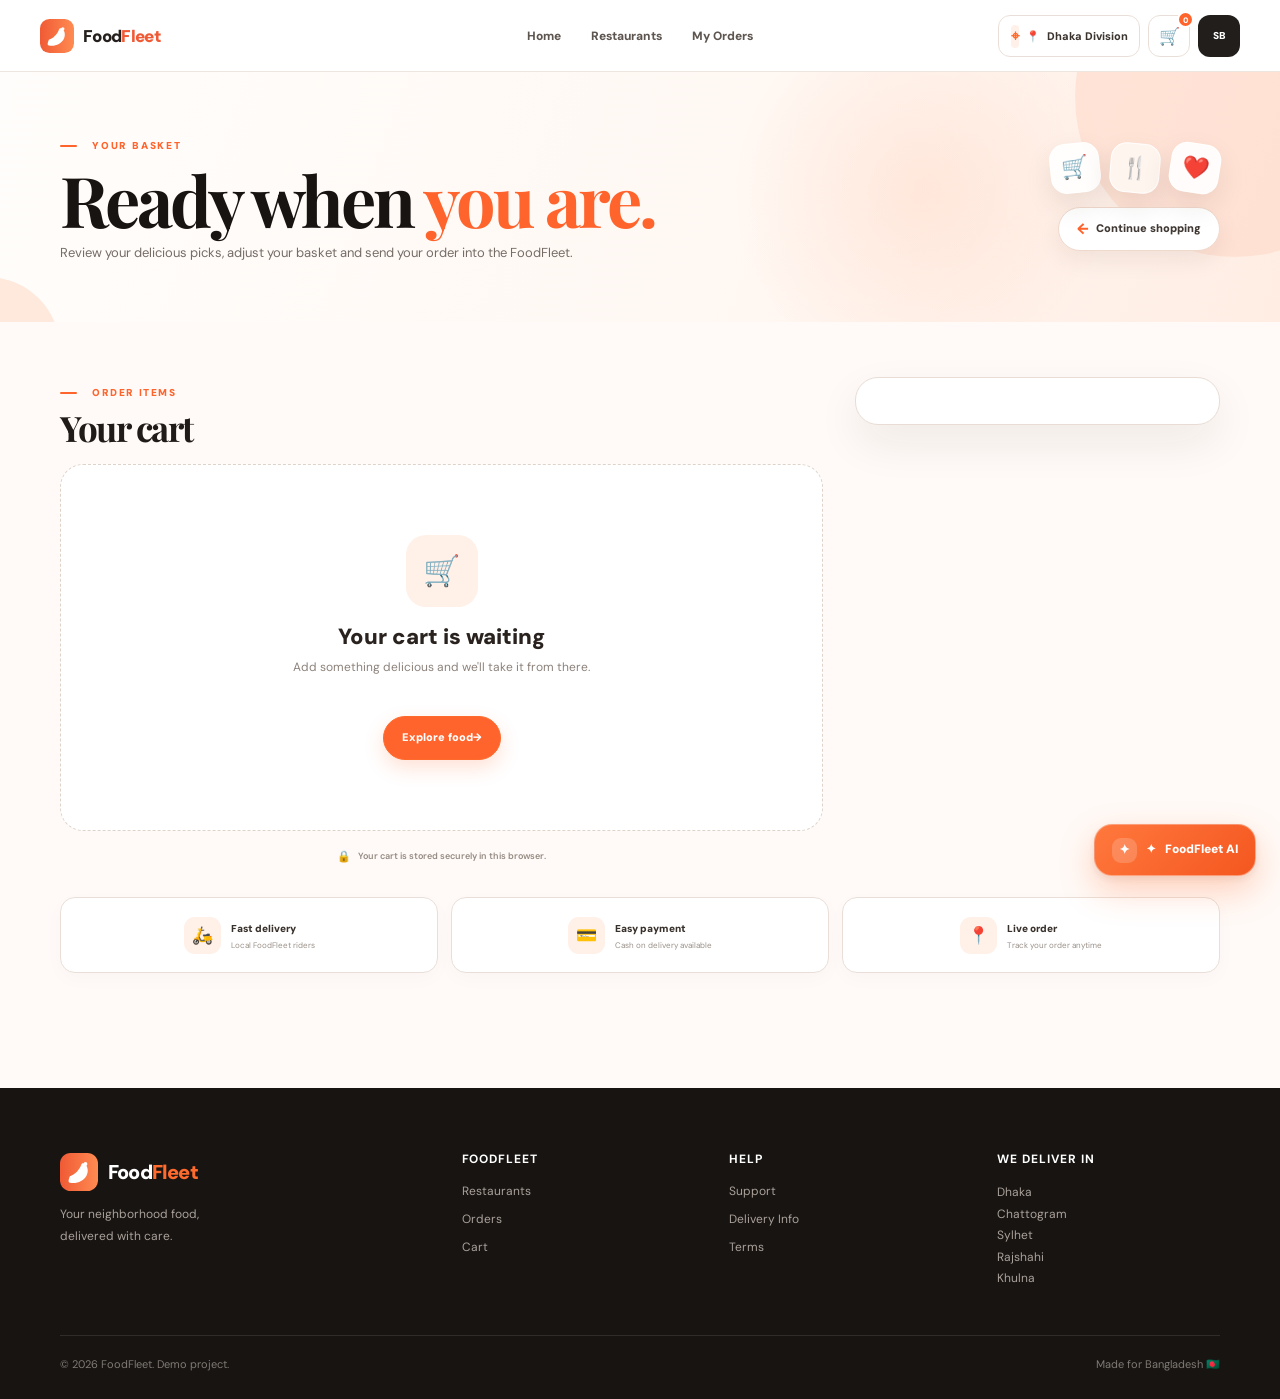
<file: pages/cart.html>
<!DOCTYPE html>
<html lang="en">

<head>

  <meta charset="UTF-8">
  <meta name="viewport" content="width=device-width, initial-scale=1.0">
  <meta name="theme-color" content="#f05a35">

  <title>Cart · FoodFleet</title>

  <link rel="preconnect" href="https://fonts.googleapis.com">
  <link rel="preconnect" href="https://fonts.gstatic.com" crossorigin>

  <link
    href="https://fonts.googleapis.com/css2?family=DM+Sans:wght@400;500;600;700;800;900&family=Playfair+Display:wght@600;700&display=swap"
    rel="stylesheet">

  <link rel="stylesheet" href="../css/style.css">
  <link rel="stylesheet" href="../css/components.css">
  <link rel="stylesheet" href="../css/responsive.css">


  <style>

/* =========================================================
   CART PAGE
========================================================= */

body[data-page="cart"]{
  background:#fffaf7;
  color:#29231f;
}


/* =========================================================
   HEADER
========================================================= */

body[data-page="cart"] .site-header{
  position:relative !important;
  z-index:1000 !important;

  width:100% !important;
  height:72px !important;
  min-height:72px !important;

  background:rgba(255,255,255,.97) !important;
  border-bottom:1px solid #eee5df !important;

  backdrop-filter:blur(12px);
  -webkit-backdrop-filter:blur(12px);

  overflow:visible !important;
}

body[data-page="cart"] .site-header .nav-wrap{
  position:relative !important;

  width:min(1200px,calc(100% - 40px)) !important;
  max-width:1200px !important;

  height:72px !important;
  min-height:72px !important;

  margin:0 auto !important;
  padding:0 !important;

  display:block !important;

  overflow:visible !important;
}


/* =========================================================
   LOGO
========================================================= */

body[data-page="cart"] .site-header .brand{
  position:absolute !important;

  left:0 !important;
  top:50% !important;

  transform:translateY(-50%) !important;

  display:flex !important;
  align-items:center !important;

  gap:9px !important;

  width:max-content !important;
  height:auto !important;

  margin:0 !important;
  padding:0 !important;

  white-space:nowrap !important;

  text-decoration:none !important;

  z-index:5 !important;
}

body[data-page="cart"] .site-header .brand img{
  display:block !important;

  width:34px !important;
  height:34px !important;

  min-width:34px !important;
  min-height:34px !important;

  margin:0 !important;
  padding:0 !important;
}

body[data-page="cart"] .site-header .brand > span{
  display:block !important;

  width:max-content !important;

  margin:0 !important;
  padding:0 !important;

  color:#25201d !important;

  font-size:17px !important;
  font-weight:900 !important;

  line-height:1 !important;

  white-space:nowrap !important;
}

body[data-page="cart"] .site-header .brand > span > span{
  color:#f05a35 !important;
}


/* =========================================================
   CENTER NAVIGATION
========================================================= */

body[data-page="cart"] .site-header .main-nav{
  position:absolute !important;

  left:50% !important;
  top:50% !important;

  transform:translate(-50%,-50%) !important;

  display:flex !important;
  flex-direction:row !important;

  align-items:center !important;
  justify-content:center !important;

  width:max-content !important;
  height:42px !important;

  margin:0 !important;
  padding:0 !important;

  gap:30px !important;

  flex-wrap:nowrap !important;

  white-space:nowrap !important;

  z-index:4 !important;
}

body[data-page="cart"] .site-header .main-nav a{
  display:flex !important;
  align-items:center !important;
  justify-content:center !important;

  width:max-content !important;
  min-width:max-content !important;

  height:42px !important;

  margin:0 !important;
  padding:0 !important;

  color:#5d554f !important;

  font-family:"DM Sans",sans-serif !important;
  font-size:12px !important;
  font-weight:800 !important;

  line-height:1 !important;

  text-decoration:none !important;

  white-space:nowrap !important;

  flex:0 0 auto !important;

  transition:
    color .2s ease,
    background .2s ease;
}

body[data-page="cart"] .site-header .main-nav a:hover{
  color:#ff642d !important;
}


/* =========================================================
   RIGHT ACTIONS
========================================================= */

body[data-page="cart"] .site-header .nav-actions{
  position:absolute !important;

  right:0 !important;
  top:50% !important;

  transform:translateY(-50%) !important;

  display:flex !important;
  flex-direction:row !important;

  align-items:center !important;
  justify-content:flex-end !important;

  width:max-content !important;
  height:42px !important;

  margin:0 !important;
  padding:0 !important;

  gap:8px !important;

  flex-wrap:nowrap !important;

  white-space:nowrap !important;

  z-index:5 !important;
}


/* =========================================================
   LOCATION
========================================================= */

body[data-page="cart"] .site-header .location-chip{
  position:relative !important;

  display:flex !important;
  flex-direction:row !important;

  align-items:center !important;
  justify-content:center !important;

  width:142px !important;
  min-width:142px !important;
  max-width:142px !important;

  height:42px !important;
  min-height:42px !important;

  margin:0 !important;
  padding:0 12px !important;

  gap:7px !important;

  border:1px solid #eadfd8 !important;
  border-radius:12px !important;

  background:#fff !important;

  color:#3b332e !important;

  font-family:"DM Sans",sans-serif !important;
  font-size:11px !important;
  font-weight:800 !important;

  line-height:1 !important;

  white-space:nowrap !important;

  flex:0 0 142px !important;

  cursor:pointer !important;

  transition:
    border-color .2s ease,
    box-shadow .2s ease,
    transform .2s ease;
}

body[data-page="cart"] .site-header .location-chip:hover{
  border-color:#ffc6ae !important;

  box-shadow:0 6px 18px rgba(255,107,44,.08) !important;

  transform:translateY(-1px);
}

body[data-page="cart"] .site-header .location-chip span{
  display:block !important;

  width:max-content !important;
  min-width:max-content !important;

  margin:0 !important;
  padding:0 !important;

  white-space:nowrap !important;
}


/* =========================================================
   CART ICON
========================================================= */

body[data-page="cart"] .site-header .icon-link{
  position:relative !important;

  display:grid !important;
  place-items:center !important;

  width:42px !important;
  min-width:42px !important;
  max-width:42px !important;

  height:42px !important;
  min-height:42px !important;

  margin:0 !important;
  padding:0 !important;

  border:1px solid #eadfd8 !important;
  border-radius:12px !important;

  background:#fff !important;

  color:#302923 !important;

  font-size:17px !important;

  line-height:1 !important;

  text-decoration:none !important;

  flex:0 0 42px !important;

  transition:
    border-color .2s ease,
    background .2s ease,
    transform .2s ease;
}

body[data-page="cart"] .site-header .icon-link:hover{
  border-color:#ffc6ae !important;
  background:#fff8f4 !important;
  transform:translateY(-1px);
}


/* =========================================================
   CART BADGE
========================================================= */

body[data-page="cart"] .site-header .cart-badge{
  position:absolute !important;

  top:-5px !important;
  right:-5px !important;

  display:grid !important;
  place-items:center !important;

  min-width:17px !important;
  width:auto !important;

  height:17px !important;

  margin:0 !important;
  padding:0 4px !important;

  border:2px solid #fff !important;
  border-radius:999px !important;

  background:#ff642d !important;
  color:#fff !important;

  font-size:8px !important;
  font-weight:900 !important;

  line-height:1 !important;
}


/* =========================================================
   PROFILE
========================================================= */

body[data-page="cart"] .site-header .avatar-link{
  display:grid !important;
  place-items:center !important;

  width:42px !important;
  min-width:42px !important;
  max-width:42px !important;

  height:42px !important;
  min-height:42px !important;

  margin:0 !important;
  padding:0 !important;

  border:0 !important;
  border-radius:12px !important;

  background:#211e1c !important;
  color:#fff !important;

  font-family:"DM Sans",sans-serif !important;
  font-size:10px !important;
  font-weight:900 !important;

  line-height:1 !important;

  text-decoration:none !important;

  white-space:nowrap !important;

  flex:0 0 42px !important;

  transition:
    transform .2s ease,
    box-shadow .2s ease;
}

body[data-page="cart"] .site-header .avatar-link:hover{
  transform:translateY(-1px);

  box-shadow:
    0 7px 18px rgba(30,25,22,.16);
}


/* =========================================================
   MOBILE MENU
========================================================= */

body[data-page="cart"] .site-header .mobile-menu-btn{
  display:none !important;
}


/* =========================================================
   HERO
========================================================= */

body[data-page="cart"] .cart-hero{
  position:relative;

  min-height:250px;

  display:flex;
  align-items:center;

  overflow:hidden;

  background:
    radial-gradient(
      circle at 72% 48%,
      rgba(255,107,44,.10),
      transparent 190px
    ),
    linear-gradient(
      110deg,
      #fffdfb 0%,
      #fff8f3 58%,
      #ffede3 100%
    );
}

body[data-page="cart"] .cart-hero::before{
  content:"";

  position:absolute;

  width:320px;
  height:320px;

  right:-115px;
  top:-135px;

  border-radius:50%;

  background:rgba(255,218,201,.58);

  pointer-events:none;
}

body[data-page="cart"] .cart-hero::after{
  content:"";

  position:absolute;

  width:145px;
  height:145px;

  left:-85px;
  bottom:-100px;

  border-radius:50%;

  background:rgba(255,226,210,.72);

  pointer-events:none;
}

body[data-page="cart"] .cart-hero-inner{
  position:relative;

  z-index:2;

  min-height:250px;

  display:flex;

  align-items:center;
  justify-content:space-between;

  gap:40px;
}

body[data-page="cart"] .cart-hero-copy{
  max-width:700px;
}

body[data-page="cart"] .cart-hero-copy .eyebrow{
  color:#ff642d;

  font-size:10px;
  font-weight:900;

  letter-spacing:1.8px;
  text-transform:uppercase;
}

body[data-page="cart"] .cart-hero-copy .eyebrow::before{
  content:"";

  display:inline-block;

  width:17px;
  height:2px;

  margin-right:8px;

  vertical-align:middle;

  background:#ff642d;
}

body[data-page="cart"] .cart-hero-copy h1{
  margin:13px 0 10px;

  color:#171412;

  font-family:
    "Playfair Display",
    Georgia,
    serif;

  font-size:clamp(50px,5.5vw,70px);

  line-height:.93;

  letter-spacing:-3px;
}

body[data-page="cart"] .cart-hero-copy h1 span{
  color:#ff642d;
}

body[data-page="cart"] .cart-hero-copy p{
  max-width:590px;

  margin:0;

  color:#756c66;

  font-size:13px;

  line-height:1.7;
}


/* =========================================================
   HERO ART
========================================================= */

body[data-page="cart"] .cart-hero-side{
  position:relative;

  z-index:5;

  display:flex;

  flex-direction:column;

  align-items:flex-end;

  gap:14px;
}

body[data-page="cart"] .cart-mini-art{
  display:flex;

  align-items:center;

  gap:10px;
}

body[data-page="cart"] .cart-mini-card{
  width:50px;
  height:50px;

  display:grid;
  place-items:center;

  border:1px solid rgba(255,255,255,.9);

  border-radius:16px;

  background:rgba(255,255,255,.9);

  box-shadow:
    0 12px 28px rgba(60,35,20,.10);

  font-size:22px;

  transform:rotate(-6deg);

  transition:
    transform .2s ease,
    box-shadow .2s ease;
}

body[data-page="cart"] .cart-mini-card:nth-child(2){
  background:#fff5ef;
  transform:rotate(5deg);
}

body[data-page="cart"] .cart-mini-card:nth-child(3){
  transform:rotate(9deg);
}

body[data-page="cart"] .cart-mini-card:hover{
  transform:translateY(-3px) rotate(0deg);

  box-shadow:
    0 15px 32px rgba(60,35,20,.13);
}

body[data-page="cart"] .cart-continue{
  display:inline-flex;

  align-items:center;
  justify-content:center;

  gap:7px;

  min-height:44px;

  padding:0 18px;

  border:1px solid #efd8cc;

  border-radius:999px;

  background:#fff;

  color:#403832;

  font-size:11px;
  font-weight:900;

  text-decoration:none;

  box-shadow:
    0 9px 25px rgba(55,30,18,.07);

  transition:.2s ease;
}

body[data-page="cart"] .cart-continue span{
  color:#ff642d;
  font-size:15px;
}

body[data-page="cart"] .cart-continue:hover{
  color:#ff642d;

  border-color:#ffc3a9;

  transform:translateY(-2px);

  box-shadow:
    0 13px 28px rgba(55,30,18,.10);
}


/* =========================================================
   CART CONTENT
========================================================= */

body[data-page="cart"] .cart-section{
  min-height:620px;

  padding:55px 0 75px;
}

body[data-page="cart"] .cart-layout{
  display:grid;

  grid-template-columns:
    minmax(0,1fr)
    365px;

  gap:32px;

  align-items:start;
}

body[data-page="cart"] .cart-left{
  min-width:0;
}

body[data-page="cart"] .cart-section-heading{
  margin-bottom:19px;
}

body[data-page="cart"] .cart-section-heading .eyebrow{
  color:#ff642d;

  font-size:10px;
  font-weight:900;

  letter-spacing:1.6px;
}

body[data-page="cart"] .cart-section-heading .eyebrow::before{
  content:"";

  display:inline-block;

  width:17px;
  height:2px;

  margin-right:8px;

  vertical-align:middle;

  background:#ff642d;
}

body[data-page="cart"] .cart-section-heading h2{
  margin:9px 0 0;

  color:#201b18;

  font-family:
    "Playfair Display",
    Georgia,
    serif;

  font-size:35px;

  line-height:1;

  letter-spacing:-1.5px;
}


/* =========================================================
   CART LIST
========================================================= */

body[data-page="cart"] .cart-list,
body[data-page="cart"] #cart-items{
  display:flex;

  flex-direction:column;

  gap:13px;
}


/* =========================================================
   CART ITEM
========================================================= */

body[data-page="cart"] .cart-item{
  display:grid;

  grid-template-columns:
    105px
    minmax(0,1fr)
    auto;

  align-items:center;

  gap:18px;

  min-height:112px;

  padding:13px;

  border:1px solid #e9ddd5;

  border-radius:19px;

  background:#fff;

  box-shadow:
    0 8px 25px rgba(45,28,18,.035);

  transition:
    transform .2s ease,
    border-color .2s ease,
    box-shadow .2s ease;
}

body[data-page="cart"] .cart-item:hover{
  border-color:#dfcec2;

  transform:translateY(-2px);

  box-shadow:
    0 15px 35px rgba(45,28,18,.065);
}


/* =========================================================
   FOOD IMAGE
========================================================= */

body[data-page="cart"] .cart-item-image{
  width:105px;
  height:88px;

  overflow:hidden;

  border-radius:14px;

  background:#f5eee8;
}

body[data-page="cart"] .cart-item-image img{
  display:block;

  width:100%;
  height:100%;

  object-fit:cover;

  border-radius:14px;
}


/* =========================================================
   FOOD INFORMATION
========================================================= */

body[data-page="cart"] .cart-item-main{
  min-width:0;
}

body[data-page="cart"] .cart-item-category{
  display:inline-block;

  margin-bottom:5px;

  color:#ff642d;

  font-size:8px;

  font-weight:900;

  letter-spacing:1.1px;

  text-transform:uppercase;
}

body[data-page="cart"] .cart-item-main h3{
  margin:0 0 4px;

  color:#27211d;

  font-size:15px;

  font-weight:900;

  line-height:1.2;

  white-space:nowrap;

  overflow:hidden;

  text-overflow:ellipsis;
}

body[data-page="cart"] .cart-item-main p{
  margin:0 0 7px;

  color:#91877f;

  font-size:10px;

  font-weight:600;

  line-height:1.3;
}

body[data-page="cart"] .cart-item-main strong{
  color:#302923;

  font-size:14px;

  font-weight:900;
}


/* =========================================================
   ITEM ACTIONS
========================================================= */

body[data-page="cart"] .cart-item-actions{
  display:flex;

  align-items:center;

  justify-content:flex-end;

  gap:10px;

  min-width:max-content;
}

body[data-page="cart"] .qty-control{
  display:flex;

  align-items:center;
  justify-content:center;

  width:91px;
  min-width:91px;

  height:38px;

  overflow:hidden;

  border:1px solid #e8ddd6;

  border-radius:11px;

  background:#fffaf7;
}

body[data-page="cart"] .qty-control button{
  width:31px;
  height:36px;

  border:0;

  background:transparent;

  color:#4c433d;

  font-family:inherit;

  font-size:15px;

  font-weight:900;

  cursor:pointer;

  transition:.15s ease;
}

body[data-page="cart"] .qty-control button:hover{
  background:#fff0e8;

  color:#ff642d;
}

body[data-page="cart"] .qty-control span{
  width:29px;

  color:#29231f;

  text-align:center;

  font-size:12px;

  font-weight:900;
}

body[data-page="cart"] .cart-item-total{
  min-width:60px;

  color:#302923;

  font-size:13px;

  font-weight:900;

  text-align:right;
}

body[data-page="cart"] .remove-btn{
  min-height:35px;

  padding:0 11px;

  border:1px solid #eadfd8;

  border-radius:10px;

  background:#fff;

  color:#8e837b;

  font-family:inherit;

  font-size:9px;

  font-weight:800;

  cursor:pointer;

  transition:.2s ease;
}

body[data-page="cart"] .remove-btn:hover{
  border-color:#f1b8a2;

  background:#fff4ef;

  color:#e6532d;
}


/* =========================================================
   SECURITY
========================================================= */

body[data-page="cart"] .cart-security{
  display:flex;

  align-items:center;
  justify-content:center;

  gap:7px;

  margin-top:17px;

  color:#948a82;

  font-size:9px;

  font-weight:600;
}

body[data-page="cart"] .cart-security span{
  color:#ff642d;

  font-size:11px;
}


/* =========================================================
   SUMMARY CARD
========================================================= */

body[data-page="cart"] #cart-summary{
  position:sticky;

  top:92px;

  padding:23px;

  border:1px solid #e8dcd4;

  border-radius:23px;

  background:#fff;

  box-shadow:
    0 18px 45px rgba(45,28,18,.075);
}

body[data-page="cart"] #cart-summary::before{
  display:none !important;
}


/* =========================================================
   SUMMARY HEADER
========================================================= */

body[data-page="cart"] #cart-summary .summary-head{
  display:flex;

  align-items:flex-start;
  justify-content:space-between;

  gap:12px;

  margin-bottom:17px;
}

body[data-page="cart"] #cart-summary .summary-head > div{
  min-width:0;
}

body[data-page="cart"] #cart-summary .summary-label{
  display:block;

  margin-bottom:6px;

  color:#ff642d;

  font-size:9px;

  font-weight:900;

  letter-spacing:1.5px;

  text-transform:uppercase;
}

body[data-page="cart"] #cart-summary .summary-head h3{
  margin:0;

  color:#29231f;

  font-size:19px;

  font-weight:900;

  line-height:1.2;
}

body[data-page="cart"] #cart-summary .summary-count{
  display:inline-flex;

  align-items:center;
  justify-content:center;

  min-width:42px;
  min-height:24px;

  padding:0 9px;

  border-radius:999px;

  background:#fff0e8;

  color:#ed612f;

  font-size:8px;

  font-weight:900;

  white-space:nowrap;
}


/* =========================================================
   SUMMARY LINES
========================================================= */

body[data-page="cart"] #cart-summary .summary-lines{
  display:flex;

  flex-direction:column;

  gap:11px;

  padding:15px 0;

  border-top:1px solid #eee5df;

  border-bottom:1px solid #eee5df;
}

body[data-page="cart"] #cart-summary .summary-lines > span{
  display:flex;

  align-items:center;
  justify-content:space-between;

  gap:15px;

  color:#7e746d;

  font-size:11px;

  font-weight:600;

  line-height:1.3;
}

body[data-page="cart"] #cart-summary .summary-lines > span > span{
  color:#7e746d;
}

body[data-page="cart"] #cart-summary .summary-lines b{
  color:#39312c;

  font-size:11px;

  font-weight:800;

  white-space:nowrap;
}

body[data-page="cart"] #cart-summary .discount-line,
body[data-page="cart"] #cart-summary .discount-line > span,
body[data-page="cart"] #cart-summary .discount-line b{
  color:#19975a !important;
}


/* =========================================================
   TOTAL
========================================================= */

body[data-page="cart"] #cart-summary .summary-total{
  display:flex;

  align-items:center;
  justify-content:space-between;

  gap:15px;

  margin-top:13px;

  padding:13px 14px;

  border-radius:13px;

  background:#fff0e8;
}

body[data-page="cart"] #cart-summary .summary-total span{
  color:#3a302a;

  font-size:11px;

  font-weight:900;
}

body[data-page="cart"] #cart-summary .summary-total strong{
  color:#ff642d !important;

  font-size:22px;

  font-weight:900;

  white-space:nowrap;
}


/* =========================================================
   PROMO
========================================================= */

body[data-page="cart"] .promo-hint,
body[data-page="cart"] .promo-success{
  display:flex;

  align-items:center;

  gap:10px;

  margin-top:13px;

  padding:11px;

  border:1px solid #f0ddd3;

  border-radius:13px;

  background:#fffaf7;
}

body[data-page="cart"] .promo-success{
  border-color:#d8efdf;

  background:#f4fff8;
}

body[data-page="cart"] .promo-status-icon{
  width:32px;
  height:32px;

  flex:0 0 32px;

  display:grid;
  place-items:center;

  border-radius:9px;

  background:#fff0e8;

  color:#ff642d;

  font-size:14px;

  font-weight:900;
}

body[data-page="cart"] .promo-success .promo-status-icon{
  background:#ddf6e6;

  color:#159453;
}

body[data-page="cart"] .promo-hint > div,
body[data-page="cart"] .promo-success > div{
  min-width:0;
}

body[data-page="cart"] .promo-hint strong,
body[data-page="cart"] .promo-success strong{
  display:block;

  color:#423831;

  font-size:10px;

  font-weight:900;

  line-height:1.35;
}

body[data-page="cart"] .promo-hint small,
body[data-page="cart"] .promo-success small{
  display:block;

  margin-top:3px;

  color:#9a8e86;

  font-size:8px;

  line-height:1.4;
}


/* =========================================================
   CHECKOUT
========================================================= */

body[data-page="cart"] #cart-summary .full-btn{
  display:flex;

  align-items:center;
  justify-content:center;

  width:100%;

  min-height:48px;

  margin-top:13px;

  padding:0 14px;

  border:0;

  border-radius:12px;

  background:#ff642d;

  color:#fff;

  font-family:inherit;

  font-size:11px;

  font-weight:900;

  text-decoration:none;

  box-shadow:
    0 10px 22px rgba(255,107,44,.18);

  transition:.2s ease;
}

body[data-page="cart"] #cart-summary .full-btn:hover{
  background:#ed5928;

  transform:translateY(-1px);

  box-shadow:
    0 14px 28px rgba(255,107,44,.23);
}

body[data-page="cart"] #cart-summary .full-btn span{
  margin-left:5px;

  color:#fff;

  font-size:14px;
}

body[data-page="cart"] #cart-summary .summary-note{
  margin:12px 0 0;

  color:#9b9189;

  font-size:9px;

  line-height:1.55;

  text-align:center;
}


/* =========================================================
   BENEFITS
========================================================= */

body[data-page="cart"] .cart-benefits{
  display:grid;

  grid-template-columns:
    repeat(3,minmax(0,1fr));

  gap:13px;

  margin-top:32px;
}

body[data-page="cart"] .cart-benefit{
  min-height:76px;

  display:flex;

  align-items:center;
  justify-content:center;

  gap:10px;

  padding:12px 16px;

  border:1px solid #eadfd8;

  border-radius:15px;

  background:#fff;

  box-shadow:
    0 6px 20px rgba(45,28,18,.025);

  transition:.2s ease;
}

body[data-page="cart"] .cart-benefit:hover{
  border-color:#dfcec2;

  transform:translateY(-2px);

  box-shadow:
    0 12px 28px rgba(45,28,18,.05);
}

body[data-page="cart"] .cart-benefit-icon{
  width:37px;
  height:37px;

  flex:0 0 37px;

  display:grid;
  place-items:center;

  border-radius:11px;

  background:#fff0e8;

  font-size:17px;
}

body[data-page="cart"] .cart-benefit strong{
  display:block;

  color:#39312c;

  font-size:10px;

  font-weight:900;
}

body[data-page="cart"] .cart-benefit span{
  display:block;

  margin-top:3px;

  color:#9a9088;

  font-size:8px;

  line-height:1.3;
}


/* =========================================================
   EMPTY CART
========================================================= */

body[data-page="cart"] #cart-items .empty-state{
  padding:70px 25px;

  border:1px dashed #ded2c9;

  border-radius:23px;

  background:#fff;

  text-align:center;
}

body[data-page="cart"] #cart-items .empty-icon{
  width:72px;
  height:72px;

  display:grid;
  place-items:center;

  margin:0 auto 17px;

  border-radius:20px;

  background:#fff0e8;

  font-size:30px;
}

body[data-page="cart"] #cart-items .empty-state h2{
  margin:0 0 8px;

  color:#29221e;

  font-size:22px;

  font-weight:900;
}

body[data-page="cart"] #cart-items .empty-state p{
  max-width:400px;

  margin:0 auto 20px;

  color:#8c827b;

  font-size:12px;

  line-height:1.7;
}

body[data-page="cart"] #cart-items .empty-state .primary-btn{
  display:inline-flex;

  align-items:center;
  justify-content:center;

  min-height:44px;

  padding:0 18px;

  border-radius:999px;

  background:#ff642d;

  color:#fff;

  font-size:11px;

  font-weight:900;

  text-decoration:none;
}


/* =========================================================
   RESPONSIVE - 1000
========================================================= */

@media(max-width:1000px){

  body[data-page="cart"] .site-header .nav-wrap{
    width:calc(100% - 30px) !important;
  }

  body[data-page="cart"] .site-header .main-nav{
    gap:20px !important;
  }

  body[data-page="cart"] .site-header .main-nav a{
    font-size:11px !important;
  }

  body[data-page="cart"] .site-header .location-chip{
    width:125px !important;
    min-width:125px !important;
    flex-basis:125px !important;
  }

  body[data-page="cart"] .cart-layout{
    grid-template-columns:
      minmax(0,1fr)
      320px;
    gap:22px;
  }

  body[data-page="cart"] .cart-item{
    grid-template-columns:
      90px
      minmax(0,1fr)
      auto;
  }

  body[data-page="cart"] .cart-item-image{
    width:90px;
    height:78px;
  }

}


/* =========================================================
   RESPONSIVE - 780
========================================================= */

@media(max-width:780px){

  body[data-page="cart"] .site-header{
    height:66px !important;
    min-height:66px !important;
  }

  body[data-page="cart"] .site-header .nav-wrap{
    width:calc(100% - 28px) !important;

    height:66px !important;
    min-height:66px !important;
  }

  body[data-page="cart"] .site-header .main-nav{
    display:none !important;
  }

  body[data-page="cart"] .site-header .nav-actions{
    right:0 !important;
  }

  body[data-page="cart"] .site-header .mobile-menu-btn{
    display:grid !important;

    place-items:center !important;

    width:40px !important;
    height:40px !important;

    margin:0 !important;
    padding:0 !important;

    border:1px solid #eadfd8 !important;

    border-radius:11px !important;

    background:#fff !important;

    font-size:16px !important;

    cursor:pointer !important;
  }

  body[data-page="cart"] .cart-hero{
    min-height:0;

    padding:43px 0 38px;
  }

  body[data-page="cart"] .cart-hero-inner{
    min-height:0;

    display:block;
  }

  body[data-page="cart"] .cart-hero-copy{
    max-width:100%;
  }

  body[data-page="cart"] .cart-hero-copy h1{
    font-size:50px;
  }

  body[data-page="cart"] .cart-hero-side{
    align-items:flex-start;

    margin-top:20px;
  }

  body[data-page="cart"] .cart-layout{
    grid-template-columns:1fr;
  }

  body[data-page="cart"] #cart-summary{
    position:static;
  }

  body[data-page="cart"] .cart-benefits{
    grid-template-columns:1fr;
  }

}


/* =========================================================
   RESPONSIVE - 600
========================================================= */

@media(max-width:600px){

  body[data-page="cart"] .site-header .location-chip{
    width:auto !important;
    min-width:auto !important;

    flex:0 0 auto !important;
  }

  body[data-page="cart"] .site-header .avatar-link,
  body[data-page="cart"] .site-header .icon-link{
    width:40px !important;
    min-width:40px !important;

    height:40px !important;
  }

  body[data-page="cart"] .cart-section{
    padding:40px 0 60px;
  }

  body[data-page="cart"] .cart-section-heading h2{
    font-size:30px;
  }

  body[data-page="cart"] .cart-item{
    grid-template-columns:
      78px
      minmax(0,1fr);

    gap:12px;

    padding:11px;
  }

  body[data-page="cart"] .cart-item-image{
    width:78px;
    height:72px;
  }

  body[data-page="cart"] .cart-item-main h3{
    font-size:13px;
  }

  body[data-page="cart"] .cart-item-actions{
    grid-column:2;

    display:flex;

    align-items:center;
    justify-content:flex-start;

    flex-wrap:wrap;

    gap:8px;

    margin-top:2px;
  }

  body[data-page="cart"] .cart-item-total{
    min-width:auto;
  }

  body[data-page="cart"] .qty-control{
    width:82px;
    min-width:82px;

    height:34px;
  }

  body[data-page="cart"] .qty-control button{
    width:28px;
    height:32px;
  }

  body[data-page="cart"] .cart-security{
    justify-content:flex-start;
  }

  body[data-page="cart"] #cart-summary{
    padding:19px;

    border-radius:19px;
  }

}


/* =========================================================
   RESPONSIVE - 480
========================================================= */

@media(max-width:480px){

  body[data-page="cart"] .site-header .location-chip{
    display:none !important;
  }

  body[data-page="cart"] .cart-hero-copy h1{
    font-size:40px;

    letter-spacing:-2px;
  }

  body[data-page="cart"] .cart-hero-copy p{
    font-size:11px;
  }

  body[data-page="cart"] .cart-mini-art{
    display:none;
  }

  body[data-page="cart"] .cart-hero-side{
    margin-top:17px;
  }

}

  </style>

</head>


<body data-page="cart">


<!-- =========================================================
     HEADER
========================================================= -->

<header class="site-header">

  <div class="container nav-wrap">

    <a
      class="brand"
      href="../index.html">

      <img
        src="../assets/images/logo-mark.svg"
        alt="FoodFleet logo">

      <span>
        Food<span>Fleet</span>
      </span>

    </a>


    <nav class="main-nav">

      <a href="../index.html">
        Home
      </a>

      <a href="restaurants.html">
        Restaurants
      </a>

      <a href="orders.html">
        My Orders
      </a>

    </nav>


    <div class="nav-actions">

      <button
        class="location-chip"
        data-location-btn
        type="button"
        aria-label="Change location">

        📍

        <span data-city>
          Dhaka Division
        </span>

      </button>


      <a
        class="icon-link"
        href="cart.html"
        aria-label="Cart">

        🛒

        <span
          class="cart-badge"
          data-cart-count>
          0
        </span>

      </a>


      <a
        class="avatar-link"
        href="profile.html"
        data-profile-link>

        SB

      </a>


      <button
        class="mobile-menu-btn"
        data-mobile-menu
        type="button"
        aria-label="Open menu">

        ☰

      </button>

    </div>

  </div>

</header>


<!-- =========================================================
     MAIN
========================================================= -->

<main>


  <!-- =======================================================
       HERO
  ======================================================== -->

  <section class="cart-hero">

    <div class="container cart-hero-inner">

      <div class="cart-hero-copy">

        <div class="eyebrow">
          YOUR BASKET
        </div>

        <h1>
          Ready when <span>you are.</span>
        </h1>

        <p>
          Review your delicious picks,
          adjust your basket and send your
          order into the FoodFleet.
        </p>

      </div>


      <div class="cart-hero-side">

        <div class="cart-mini-art">

          <div class="cart-mini-card">
            🛒
          </div>

          <div class="cart-mini-card">
            🍴
          </div>

          <div class="cart-mini-card">
            ❤️
          </div>

        </div>


        <a
          href="restaurants.html"
          class="cart-continue">

          <span>
            ←
          </span>

          Continue shopping

        </a>

      </div>

    </div>

  </section>


  <!-- =======================================================
       CART CONTENT
  ======================================================== -->

  <section class="cart-section">

    <div class="container">

      <div class="cart-layout">


        <!-- LEFT -->

        <div class="cart-left">

          <div class="cart-section-heading">

            <div class="eyebrow">
              ORDER ITEMS
            </div>

            <h2>
              Your cart
            </h2>

          </div>


          <div
            id="cart-items"
            class="cart-list">
          </div>


          <div class="cart-security">

            <span>
              🔒
            </span>

            Your cart is stored securely
            in this browser.

          </div>

        </div>


        <!-- RIGHT -->

        <aside
          id="cart-summary"
          class="summary-card">
        </aside>


      </div>


      <!-- =====================================================
           BENEFITS
      ====================================================== -->

      <div class="cart-benefits">


        <div class="cart-benefit">

          <div class="cart-benefit-icon">
            🛵
          </div>

          <div>

            <strong>
              Fast delivery
            </strong>

            <span>
              Local FoodFleet riders
            </span>

          </div>

        </div>


        <div class="cart-benefit">

          <div class="cart-benefit-icon">
            💳
          </div>

          <div>

            <strong>
              Easy payment
            </strong>

            <span>
              Cash on delivery available
            </span>

          </div>

        </div>


        <div class="cart-benefit">

          <div class="cart-benefit-icon">
            📍
          </div>

          <div>

            <strong>
              Live order
            </strong>

            <span>
              Track your order anytime
            </span>

          </div>

        </div>


      </div>

    </div>

  </section>

</main>


<!-- =========================================================
     FOOTER
========================================================= -->

<footer class="footer">

  <div class="footer-grid">


    <div>

      <a
        class="brand footer-brand"
        href="../index.html">

        <img
          src="../assets/images/logo-mark.svg"
          alt="FoodFleet">

        <span>
          Food<span>Fleet</span>
        </span>

      </a>


      <p>
        Your neighborhood food,
        <br>
        delivered with care.
      </p>

    </div>


    <div>

      <h4>
        FoodFleet
      </h4>

      <a href="restaurants.html">
        Restaurants
      </a>

      <a href="orders.html">
        Orders
      </a>

      <a href="cart.html">
        Cart
      </a>

    </div>


    <div>

      <h4>
        Help
      </h4>

      <a href="#">
        Support
      </a>

      <a href="#">
        Delivery Info
      </a>

      <a href="#">
        Terms
      </a>

    </div>


    <div>

      <h4>
        We deliver in
      </h4>

      <p>
        Dhaka<br>
        Chattogram<br>
        Sylhet<br>
        Rajshahi<br>
        Khulna
      </p>

    </div>


  </div>


  <div class="footer-bottom">

    <span>
      © 2026 FoodFleet. Demo project.
    </span>

    <span>
      Made for Bangladesh 🇧🇩
    </span>

  </div>

</footer>


<!-- =========================================================
     TOAST
========================================================= -->

<div
  id="toast-root"
  class="toast-root">
</div>


<!-- =========================================================
     AI
========================================================= -->

<div id="ai-root"></div>


<!-- =========================================================
     SCRIPTS
========================================================= -->

<script src="../js/data.js"></script>

<script src="../js/app.js"></script>

<script src="../js/cart.js"></script>

<script src="../js/ai.js"></script>


</body>

</html>
</file>
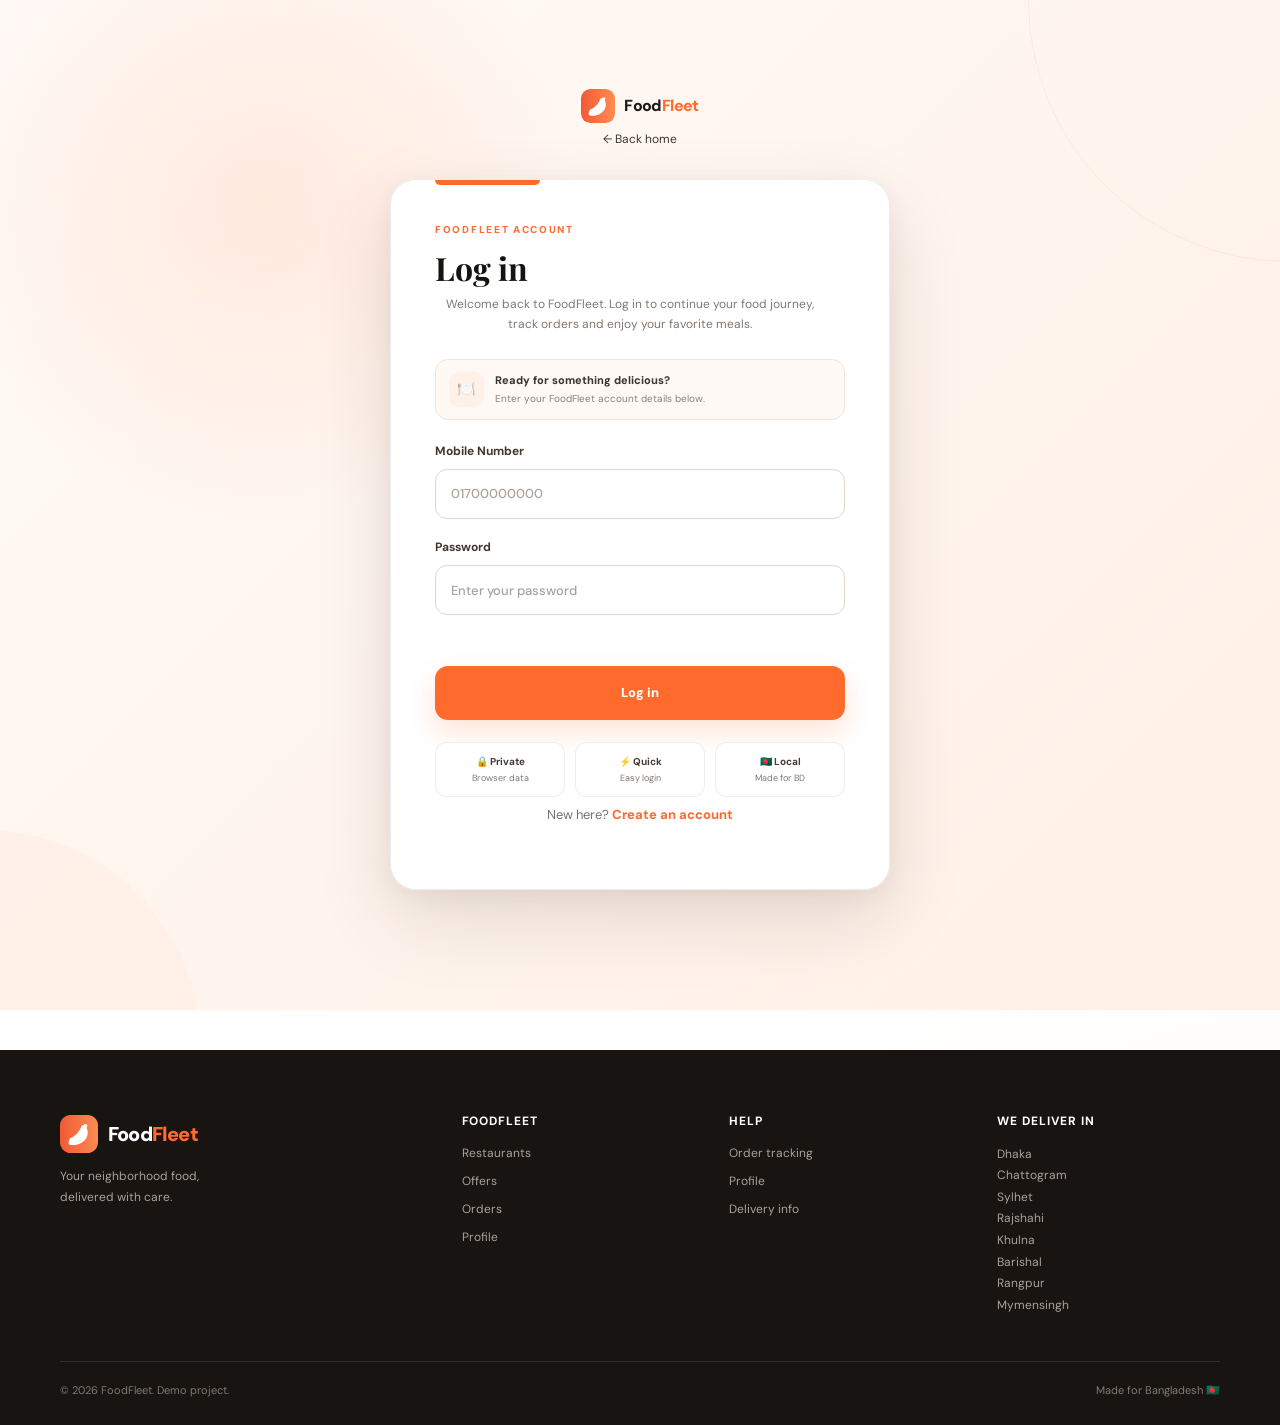
<file: pages/login.html>
<!DOCTYPE html>
<html lang="en">
<head>
<title>Login · FoodFleet</title>

<meta charset="UTF-8">
<meta name="viewport" content="width=device-width, initial-scale=1.0">
<meta name="theme-color" content="#ff6b2c">
<meta
  name="description"
  content="Log in to your FoodFleet account and manage your food orders."
>

<link rel="preconnect" href="https://fonts.googleapis.com">
<link rel="preconnect" href="https://fonts.gstatic.com" crossorigin>

<link
  href="https://fonts.googleapis.com/css2?family=DM+Sans:wght@400;500;600;700;800&family=Playfair+Display:wght@600;700&display=swap"
  rel="stylesheet"
>

<link rel="stylesheet" href="../css/style.css">
<link rel="stylesheet" href="../css/components.css">
<link rel="stylesheet" href="../css/responsive.css">

<style>

/* =========================
   LOGIN PAGE
========================= */

.login-page{
  min-height:100vh;
  background:
    radial-gradient(
      circle at 0% 0%,
      rgba(255,107,44,.075),
      transparent 28%
    ),
    radial-gradient(
      circle at 100% 100%,
      rgba(255,180,90,.065),
      transparent 30%
    ),
    #fff;
}

.auth-page{
  min-height:100vh;
  position:relative;
  overflow:hidden;
  display:flex;
  flex-direction:column;
}

.auth-page::before{
  content:"";
  position:absolute;
  width:520px;
  height:520px;
  right:-270px;
  top:-260px;
  border-radius:50%;
  border:1px solid rgba(255,107,44,.10);
  pointer-events:none;
}

.auth-page::after{
  content:"";
  position:absolute;
  width:430px;
  height:430px;
  left:-230px;
  bottom:-250px;
  border-radius:50%;
  background:rgba(255,107,44,.035);
  pointer-events:none;
}


/* =========================
   HEADER
========================= */

.auth-header{
  position:relative;
  z-index:3;
  width:100%;
  padding-top:34px;
  display:flex;
  flex-direction:column;
  align-items:center;
  justify-content:center;
}

.auth-header .brand{
  display:inline-flex;
  align-items:center;
  gap:9px;
  text-decoration:none;
}

.auth-header .brand img{
  width:34px;
  height:34px;
  object-fit:contain;
}

.auth-header .brand > span{
  color:#1e1916;
  font-size:16px;
  font-weight:800;
}

.auth-header .brand > span > span{
  color:#ff6b2c;
}

.auth-header .text-link{
  margin-top:7px;
  color:#403731;
  font-size:12px;
  text-decoration:none;
  transition:color .2s ease;
}

.auth-header .text-link:hover{
  color:#ff6b2c;
}


/* =========================
   LOGIN AREA
========================= */

.auth-shell{
  position:relative;
  z-index:2;
  flex:1;
  width:100%;
  box-sizing:border-box;
  display:flex;
  align-items:center;
  justify-content:center;
  padding:30px 20px 65px;
}

.auth-card{
  position:relative;
  width:100%;
  max-width:500px;
  padding:42px 44px 38px;
  box-sizing:border-box;
  border:1px solid rgba(40,25,15,.08);
  border-radius:26px;
  background:rgba(255,255,255,.97);
  box-shadow:
    0 30px 80px rgba(40,25,15,.12),
    0 8px 24px rgba(40,25,15,.05);
}

.auth-card::before{
  content:"";
  position:absolute;
  width:105px;
  height:5px;
  top:0;
  left:44px;
  border-radius:0 0 99px 99px;
  background:#ff6b2c;
}

.auth-card .eyebrow{
  display:block;
  margin-bottom:12px;
  color:#ff6b2c;
  font-size:10px;
  font-weight:800;
  letter-spacing:1.7px;
  text-transform:uppercase;
}

.auth-card h2{
  margin:0 0 8px;
  color:#171311;
  font-family:"Playfair Display",Georgia,serif;
  font-size:32px;
  line-height:1.15;
}

.auth-card > p.login-intro{
  max-width:390px;
  margin:0 0 24px;
  color:#81776f;
  font-size:12px;
  line-height:1.65;
}


/* =========================
   WELCOME NOTE
========================= */

.login-note{
  display:flex;
  align-items:center;
  gap:11px;
  margin-bottom:22px;
  padding:12px 13px;
  border:1px solid #f1e4dc;
  border-radius:13px;
  background:#fff9f5;
}

.login-note > span{
  display:grid;
  place-items:center;
  width:35px;
  height:35px;
  flex:0 0 35px;
  border-radius:10px;
  background:#fff0e8;
  font-size:15px;
}

.login-note strong{
  display:block;
  margin-bottom:3px;
  color:#3d342e;
  font-size:11px;
  font-weight:800;
}

.login-note small{
  display:block;
  color:#8a8079;
  font-size:10px;
  line-height:1.45;
}


/* =========================
   FORM
========================= */

.auth-card label{
  display:block;
  margin-bottom:19px;
  color:#403731;
  font-size:12px;
  font-weight:700;
}

.auth-card input{
  display:block;
  width:100%;
  height:50px;
  box-sizing:border-box;
  margin-top:8px;
  padding:0 15px;
  border:1px solid #ded6cf;
  border-radius:12px;
  outline:none;
  background:#fff;
  color:#302923;
  font-family:inherit;
  font-size:13px;
  font-weight:500;
  transition:
    border-color .2s ease,
    box-shadow .2s ease,
    background .2s ease;
}

.auth-card input:hover{
  border-color:#d1c6bd;
}

.auth-card input:focus{
  border-color:#ff9a72;
  background:#fff;
  box-shadow:0 0 0 4px rgba(255,107,44,.08);
}

.auth-card input::placeholder{
  color:#aaa19a;
}

#login-message{
  min-height:20px;
  margin:0 0 7px;
  color:#e05235;
  font-size:11px;
  line-height:1.4;
}


/* =========================
   LOGIN BUTTON
========================= */

.auth-card .full-btn{
  width:100%;
  min-height:54px;
  margin-top:5px;
  border:0;
  border-radius:13px;
  font-size:13px;
  font-weight:800;
  box-shadow:0 12px 28px rgba(255,107,44,.19);
  transition:
    transform .2s ease,
    box-shadow .2s ease,
    background .2s ease;
}

.auth-card .full-btn:hover{
  transform:translateY(-1px);
  box-shadow:0 15px 32px rgba(255,107,44,.26);
}


/* =========================
   TRUST BOXES
========================= */

.auth-trust{
  display:grid;
  grid-template-columns:repeat(3,1fr);
  gap:10px;
  margin-top:22px;
}

.auth-trust div{
  min-height:55px;
  padding:9px 6px;
  box-sizing:border-box;
  display:flex;
  flex-direction:column;
  align-items:center;
  justify-content:center;
  text-align:center;
  border:1px solid rgba(40,25,15,.07);
  border-radius:12px;
  background:#fff;
  color:#837870;
  font-size:9px;
  line-height:1.4;
}

.auth-trust strong{
  display:block;
  margin-bottom:3px;
  color:#433a34;
  font-size:10px;
}


/* =========================
   CREATE ACCOUNT
========================= */

.auth-switch{
  margin:21px 0 0;
  text-align:center;
  color:#837870;
  font-size:12px;
}

.auth-switch a{
  color:#ff6b2c;
  font-weight:800;
  text-decoration:none;
}

.auth-switch a:hover{
  text-decoration:underline;
}


/* =========================
   FOOTER
========================= */

.login-page + .footer{
  position:relative;
  z-index:2;
}


/* =========================
   MOBILE
========================= */

@media(max-width:600px){

  .auth-header{
    padding-top:25px;
  }

  .auth-shell{
    padding:25px 15px 40px;
  }

  .auth-card{
    max-width:none;
    padding:32px 22px 28px;
    border-radius:22px;
  }

  .auth-card::before{
    left:22px;
    width:82px;
  }

  .auth-card h2{
    font-size:28px;
  }

  .auth-card > p.login-intro{
    margin-bottom:22px;
  }

  .login-note{
    margin-bottom:20px;
  }

  .auth-trust{
    gap:6px;
  }

  .auth-trust div{
    min-height:52px;
    padding:8px 4px;
    font-size:8px;
  }

  .auth-trust strong{
    font-size:9px;
  }

}

@media(max-width:400px){

  .auth-card{
    padding:28px 17px 25px;
  }

  .auth-card::before{
    left:17px;
  }

  .auth-card h2{
    font-size:26px;
  }

  .login-note strong{
    font-size:10px;
  }

  .login-note small{
    font-size:9px;
  }

  .auth-trust div{
    font-size:8px;
  }

}


/* =========================
   REDUCED MOTION
========================= */

@media(prefers-reduced-motion:reduce){

  .auth-card input,
  .auth-card .full-btn,
  .auth-header .text-link{
    transition:none;
  }

}

</style>
</head>

<body data-page="login" class="login-page">

<main>

  <div class="auth-page">

    <!-- =========================
         AUTH HEADER
    ========================= -->

    <header class="auth-header">

      <a
        class="brand"
        href="../index.html"
        aria-label="FoodFleet Home">

        <img
          src="../assets/images/logo-mark.svg"
          alt="FoodFleet logo">

        <span>
          Food<span>Fleet</span>
        </span>

      </a>

      <a
        href="../index.html"
        class="text-link">

        ← Back home

      </a>

    </header>


    <!-- =========================
         LOGIN CONTENT
    ========================= -->

    <div class="auth-shell">

      <div class="auth-card">

        <span class="eyebrow">
          FoodFleet account
        </span>

        <h2>
          Log in
        </h2>

        <p class="login-intro">
          Welcome back to FoodFleet. Log in to continue your
          food journey, track orders and enjoy your favorite meals.
        </p>


        <!-- WELCOME NOTE -->

        <div class="login-note">

          <span>
            🍽️
          </span>

          <div>

            <strong>
              Ready for something delicious?
            </strong>

            <small>
              Enter your FoodFleet account details below.
            </small>

          </div>

        </div>


        <!-- LOGIN FORM -->

        <form id="login-form">

          <label>

            Mobile Number

            <input
              id="login-mobile"
              type="tel"
              inputmode="numeric"
              autocomplete="tel"
              pattern="01[3-9][0-9]{8}"
              maxlength="11"
              required
              placeholder="01700000000">

          </label>


          <label>

            Password

            <input
              id="login-password"
              type="password"
              autocomplete="current-password"
              required
              placeholder="Enter your password">

          </label>


          <div
            id="login-message"
            class="form-message"
            aria-live="polite">
          </div>


          <button
            class="primary-btn full-btn"
            type="submit">

            Log in

          </button>

        </form>


        <!-- TRUST -->

        <div class="auth-trust">

          <div>

            <strong>
              🔒 Private
            </strong>

            Browser data

          </div>

          <div>

            <strong>
              ⚡ Quick
            </strong>

            Easy login

          </div>

          <div>

            <strong>
              🇧🇩 Local
            </strong>

            Made for BD

          </div>

        </div>


        <!-- CREATE ACCOUNT -->

        <p class="auth-switch">

          New here?

          <a href="register.html">
            Create an account
          </a>

        </p>

      </div>

    </div>

  </div>

</main>


<!-- =========================
     FOOTER
========================= -->

<footer class="footer">

  <div class="container footer-grid">

    <div>

      <a
        class="brand footer-brand"
        href="../index.html">

        <img
          src="../assets/images/logo-mark.svg"
          alt="FoodFleet logo">

        <span>
          Food<span>Fleet</span>
        </span>

      </a>

      <p>
        Your neighborhood food,<br>
        delivered with care.
      </p>

    </div>


    <div>

      <h4>
        FoodFleet
      </h4>

      <a href="restaurants.html">
        Restaurants
      </a>

      <a href="../index.html#offers">
        Offers
      </a>

      <a href="orders.html">
        Orders
      </a>

      <a href="profile.html">
        Profile
      </a>

    </div>


    <div>

      <h4>
        Help
      </h4>

      <a href="orders.html">
        Order tracking
      </a>

      <a href="profile.html">
        Profile
      </a>

      <a href="restaurants.html">
        Delivery info
      </a>

    </div>


    <div>

      <h4>
        We deliver in
      </h4>

      <p>
        Dhaka<br>
        Chattogram<br>
        Sylhet<br>
        Rajshahi<br>
        Khulna<br>
        Barishal<br>
        Rangpur<br>
        Mymensingh
      </p>

    </div>

  </div>


  <div class="footer-bottom">

    <span>
      © 2026 FoodFleet. Demo project.
    </span>

    <span>
      Made for Bangladesh 🇧🇩
    </span>

  </div>

</footer>


<!-- =========================
     GLOBAL UI
========================= -->

<div
  id="toast-root"
  class="toast-root">
</div>

<div id="ai-root"></div>


<!-- =========================
     JAVASCRIPT
========================= -->

<script src="../js/app.js"></script>
<script src="../js/data.js"></script>
<script src="../js/auth.js"></script>

</body>
</html>
</file>
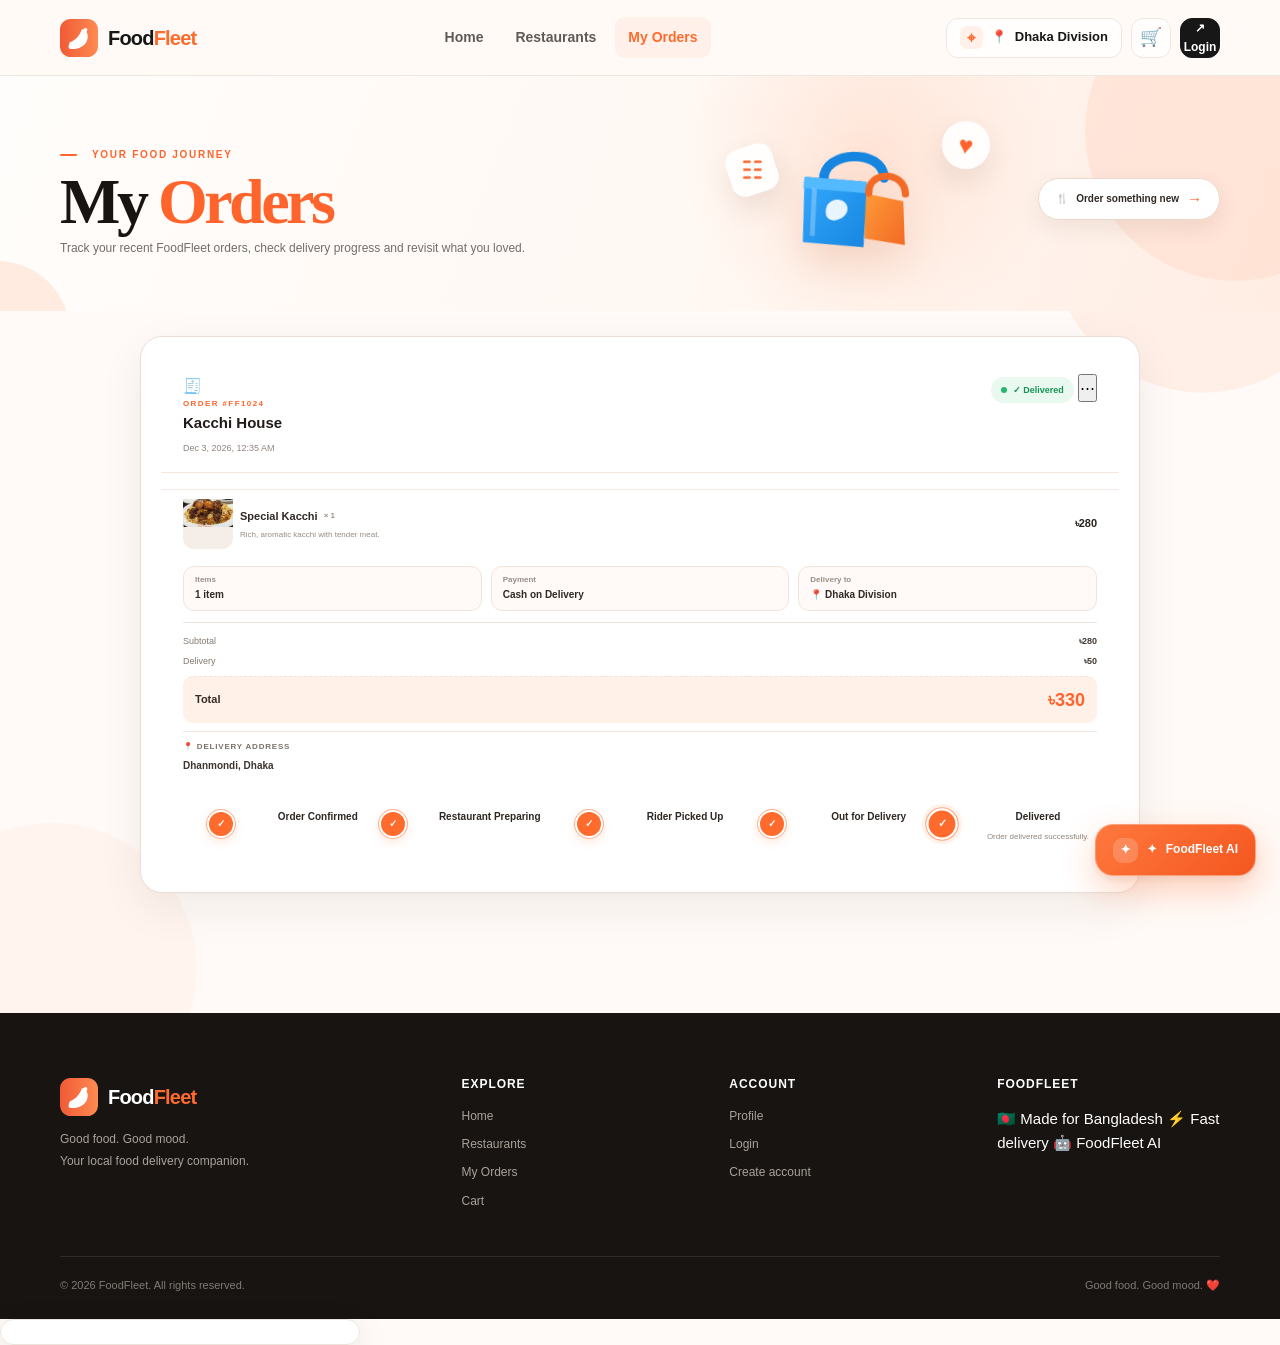
<file: pages/orders.html>
<!DOCTYPE html>
<html lang="en">

<head>

  <meta charset="UTF-8">

  <meta
    name="viewport"
    content="width=device-width, initial-scale=1.0">

  <meta name="theme-color" content="#f05a35">

  <title>My Orders · FoodFleet</title>

  <link rel="stylesheet" href="../css/style.css">
  <link rel="stylesheet" href="../css/components.css">
  <link rel="stylesheet" href="../css/responsive.css">

  <style>

/* =========================================================
   ORDERS PAGE
========================================================= */

.orders-page{
  min-height:100vh;
  background:
    radial-gradient(circle at 94% 18%,rgba(255,107,44,.08) 0 150px,transparent 151px),
    radial-gradient(circle at 4% 72%,rgba(255,175,130,.08) 0 145px,transparent 146px),
    #fffaf7;
}


/* =========================================================
   HERO
========================================================= */

.orders-hero{
  position:relative;
  min-height:205px;
  padding:30px 0 20px;
  overflow:hidden;
  background:
    radial-gradient(circle at 68% 32%,rgba(255,107,44,.12),transparent 190px),
    linear-gradient(110deg,#fffdfb 0%,#fff8f3 55%,#ffede3 100%);
}

.orders-hero::before{
  content:"";
  position:absolute;
  width:300px;
  height:300px;
  right:-105px;
  top:-95px;
  border-radius:50%;
  background:rgba(255,221,204,.55);
  pointer-events:none;
}

.orders-hero::after{
  content:"";
  position:absolute;
  width:145px;
  height:145px;
  left:-75px;
  bottom:-95px;
  border-radius:50%;
  background:rgba(255,226,210,.65);
  pointer-events:none;
}

.orders-hero-inner{
  position:relative;
  z-index:2;
  min-height:185px;
  display:flex;
  align-items:center;
  justify-content:space-between;
  gap:25px;
}


/* =========================================================
   HERO TEXT
========================================================= */

.orders-heading{
  position:relative;
  z-index:5;
  max-width:650px;
}

.orders-heading .eyebrow{
  color:#ff642d;
  font-size:10px;
  font-weight:900;
  letter-spacing:1.7px;
}

.orders-heading .eyebrow::before{
  content:"";
  display:inline-block;
  width:17px;
  height:2px;
  margin-right:8px;
  vertical-align:middle;
  background:#ff642d;
}

.orders-heading h1{
  margin:10px 0 7px;
  color:#171412;
  font-family:"Playfair Display",Georgia,"Times New Roman",serif;
  font-size:clamp(48px,5vw,64px);
  line-height:.92;
  letter-spacing:-3.5px;
}

.orders-heading h1 span{
  color:#ff642d;
}

.orders-heading p{
  max-width:560px;
  margin:0;
  color:#756c66;
  font-size:12px;
  line-height:1.65;
}


/* =========================================================
   HERO ART
========================================================= */

.orders-hero-art{
  position:absolute;
  left:56%;
  top:0;
  width:290px;
  height:190px;
  z-index:3;
  pointer-events:none;
}


/* =========================================================
   INLINE FOOD DELIVERY BAG
========================================================= */

.orders-bag{
  position:absolute;
  left:50%;
  bottom:0;
  width:175px;
  height:175px;
  display:block;
  overflow:visible;
  transform:translateX(-50%) rotate(-2deg);
  filter:drop-shadow(0 18px 20px rgba(185,75,20,.16));
  z-index:2;
}


/* =========================================================
   FLOATING CARDS
========================================================= */

.hero-float-card{
  position:absolute;
  display:grid;
  place-items:center;
  border:1px solid rgba(255,255,255,.8);
  background:rgba(255,255,255,.9);
  box-shadow:0 12px 28px rgba(70,35,20,.10);
  backdrop-filter:blur(8px);
  z-index:4;
}

.hero-list-card{
  left:18px;
  top:40px;
  width:48px;
  height:48px;
  border-radius:14px;
  color:#ff642d;
  font-size:25px;
  transform:rotate(-18deg);
}

.hero-list-card span{
  transform:rotate(18deg);
}

.hero-heart-card{
  right:10px;
  top:15px;
  width:48px;
  height:48px;
  border-radius:50%;
  color:#ff642d;
  font-size:25px;
  transform:rotate(8deg);
}


/* =========================================================
   NEW ORDER BUTTON
========================================================= */

.orders-new-btn{
  position:relative;
  z-index:6;
  flex-shrink:0;
  display:inline-flex;
  align-items:center;
  justify-content:center;
  gap:8px;
  min-height:42px;
  padding:0 17px;
  border:1px solid #efd9ce;
  border-radius:999px;
  background:#fff;
  color:#302824;
  font-size:10px;
  font-weight:900;
  box-shadow:0 8px 25px rgba(55,30,18,.08);
  white-space:nowrap;
  text-decoration:none;
  transition:.2s ease;
}

.orders-new-btn span,
.orders-new-btn strong{
  color:#ff642d;
}

.orders-new-btn strong{
  font-size:15px;
}

.orders-new-btn:hover{
  color:#ff642d;
  border-color:#ffc2a8;
  transform:translateY(-2px);
  box-shadow:0 12px 30px rgba(55,30,18,.11);
}


/* =========================================================
   ORDERS SECTION
========================================================= */

.orders-section{
  padding:25px 0 80px;
}

#orders-list{
  display:grid;
  gap:18px;
}


/* =========================================================
   ORDER CARD
========================================================= */

#orders-list .order-card{
  position:relative;
  overflow:hidden;
  width:100%;
  box-sizing:border-box;
  border:1px solid #eadfd8;
  border-radius:22px;
  background:#fff;
  box-shadow:
    0 15px 45px rgba(45,28,18,.065),
    0 2px 8px rgba(45,28,18,.025);
  transition:.22s ease;
}

#orders-list .order-card:hover{
  transform:translateY(-3px);
  border-color:#e4d0c4;
  box-shadow:0 22px 58px rgba(45,28,18,.10);
}


/* =========================================================
   ORDER HEADER
========================================================= */

#orders-list .order-head{
  display:flex;
  align-items:flex-start;
  justify-content:space-between;
  gap:20px;
  min-height:66px;
  padding:17px 22px 14px;
  border-bottom:1px solid #f0e7e1;
  background:#fff;
}

#orders-list .order-head .eyebrow{
  display:block;
  color:#ff642d;
  font-size:8px;
  font-weight:900;
  letter-spacing:1.4px;
  text-transform:uppercase;
}

#orders-list .order-head h3{
  margin:3px 0 2px;
  color:#201b18;
  font-size:15px;
  font-weight:900;
  line-height:1.2;
}

#orders-list .order-head small{
  color:#8d837d;
  font-size:9px;
}


/* =========================================================
   STATUS
========================================================= */

#orders-list .status-pill{
  display:inline-flex;
  align-items:center;
  gap:6px;
  padding:6px 10px;
  border-radius:999px;
  font-size:9px;
  font-weight:900;
  white-space:nowrap;
}

#orders-list .status-pill::before{
  content:"";
  width:6px;
  height:6px;
  border-radius:50%;
}

#orders-list .status-delivered{
  background:#eaf9f0;
  color:#159354;
}

#orders-list .status-delivered::before{
  background:#27b66d;
}

#orders-list .status-active{
  background:#fff0e8;
  color:#ed5c2c;
}

#orders-list .status-active::before{
  background:#ff642d;
}


/* =========================================================
   FOOD ITEMS
========================================================= */

#orders-list .order-items{
  padding:0 22px;
  border-top:1px solid #f2e9e4;
  background:#fff;
}

#orders-list .order-item-row{
  display:flex;
  align-items:center;
  justify-content:space-between;
  gap:15px;
  min-height:67px;
  padding:9px 0;
  border-bottom:1px solid #f3ece7;
  color:#302925;
  font-size:12px;
}

#orders-list .order-item-row:last-child{
  border-bottom:0;
}

#orders-list .order-item-row > div{
  min-width:0;
  display:flex;
  align-items:center;
  gap:7px;
}

#orders-list .order-item-row > div span{
  overflow:hidden;
  color:#302925;
  font-size:11px;
  font-weight:700;
  text-overflow:ellipsis;
  white-space:nowrap;
}

#orders-list .order-item-row small{
  flex-shrink:0;
  color:#9b9089;
  font-size:8px;
  font-weight:700;
}

#orders-list .order-item-row > b{
  flex-shrink:0;
  color:#29231f;
  font-size:11px;
  font-weight:900;
}


/* =========================================================
   FOOD IMAGE SUPPORT
========================================================= */

#orders-list .order-food-image{
  width:50px;
  height:50px;
  flex:0 0 50px;
  object-fit:cover;
  border-radius:11px;
  background:#f5eee8;
}

#orders-list .order-item-info{
  display:flex;
  align-items:center;
  gap:11px;
  min-width:0;
}

#orders-list .order-food-copy{
  min-width:0;
}

#orders-list .order-food-title{
  display:flex;
  align-items:center;
  gap:6px;
  min-width:0;
}

#orders-list .order-food-title span{
  overflow:hidden;
  color:#302925;
  font-size:11px;
  font-weight:900;
  white-space:nowrap;
  text-overflow:ellipsis;
}

#orders-list .order-food-title small{
  flex-shrink:0;
  color:#9b9089;
  font-size:8px;
  font-weight:700;
}

#orders-list .order-food-copy p{
  margin:3px 0 0;
  color:#968b84;
  font-size:8px;
  line-height:1.4;
}

#orders-list .order-item-price{
  flex-shrink:0;
  color:#29231f;
  font-size:11px;
  font-weight:900;
}


/* =========================================================
   DETAILS
========================================================= */

#orders-list .order-details{
  display:grid;
  grid-template-columns:repeat(3,minmax(0,1fr));
  gap:9px;
  padding:8px 22px 6px;
}

#orders-list .order-details > div{
  display:flex;
  flex-direction:column;
  justify-content:center;
  min-height:45px;
  padding:7px 11px;
  border:1px solid #f0e4dc;
  border-radius:11px;
  background:#fffaf7;
}

#orders-list .order-details span{
  color:#988d86;
  font-size:8px;
  font-weight:700;
  line-height:1.3;
}

#orders-list .order-details b{
  margin-top:3px;
  color:#302925;
  font-size:10px;
  font-weight:900;
  line-height:1.35;
}


/* =========================================================
   PRICE
========================================================= */

#orders-list .order-price-box{
  margin:5px 22px 0;
  padding:8px 0 0;
  border-top:1px solid #eee5df;
}

#orders-list .order-price-box > div{
  display:flex;
  align-items:center;
  justify-content:space-between;
  padding:3px 0;
  color:#827870;
  font-size:9px;
}

#orders-list .order-price-box > div b{
  color:#423a35;
  font-size:9px;
  font-weight:800;
}

#orders-list .order-price-box .discount-line,
#orders-list .order-price-box .discount-line b{
  color:#1d9b59;
}

#orders-list .order-price-box .order-total-row{
  margin-top:4px;
  padding:9px 12px;
  border-radius:11px;
  background:#fff0e8;
  color:#332b26;
  font-size:11px;
  font-weight:900;
}

#orders-list .order-price-box .order-total-row strong{
  color:#ff642d;
  font-size:18px;
  font-weight:900;
}


/* =========================================================
   ADDRESS
========================================================= */

#orders-list .order-foot{
  margin:8px 22px 0;
  padding:9px 0 3px;
  border-top:1px solid #eee5df;
}

#orders-list .address-label{
  display:flex;
  align-items:center;
  gap:6px;
  margin-bottom:4px;
  color:#7b716b;
  font-size:8px;
  font-weight:900;
  letter-spacing:.8px;
  text-transform:uppercase;
}

#orders-list .order-foot p{
  margin:0;
  color:#3c342f;
  font-size:10px;
  font-weight:700;
  line-height:1.5;
}


/* =========================================================
   TIMELINE
========================================================= */

#orders-list .timeline{
  position:relative;
  display:grid;
  grid-template-columns:repeat(5,minmax(0,1fr));
  gap:0;
  margin:10px 22px 16px;
  padding:11px 0 0;
}

#orders-list .timeline::before{
  content:"";
  position:absolute;
  left:5%;
  right:5%;
  top:22px;
  height:1px;
  background:#eadfd8;
  z-index:0;
}

#orders-list .timeline-step{
  position:relative;
  min-width:0;
  text-align:center;
  z-index:1;
}

#orders-list .timeline-marker{
  display:grid;
  place-items:center;
  width:22px;
  height:22px;
  margin:0 auto 6px;
  border:2px solid #fff;
  border-radius:50%;
  background:#e3ddd8;
  color:#8e847d;
  font-size:7px;
  font-weight:900;
  box-shadow:0 0 0 1px #d9d0c9;
}

#orders-list .timeline-step.done .timeline-marker,
#orders-list .timeline-step.current .timeline-marker{
  background:#ff6b2c;
  color:#fff;
  box-shadow:
    0 0 0 1px #ffb18e,
    0 4px 10px rgba(255,107,44,.17);
}

#orders-list .timeline-step.current .timeline-marker{
  transform:scale(1.08);
  box-shadow:
    0 0 0 4px rgba(255,107,44,.09),
    0 0 0 1px #ffb18e;
}

#orders-list .timeline-content{
  padding:0 4px;
}

#orders-list .timeline-content b{
  display:block;
  color:#999089;
  font-size:7px;
  font-weight:700;
  line-height:1.35;
}

#orders-list .timeline-step.done .timeline-content b,
#orders-list .timeline-step.current .timeline-content b{
  color:#38312c;
  font-weight:900;
}

#orders-list .timeline-content small{
  display:block;
  margin-top:3px;
  color:#9b918a;
  font-size:7px;
  line-height:1.3;
}

#orders-list .timeline-step i{
  display:none !important;
}


/* =========================================================
   EMPTY STATE
========================================================= */

#orders-list .empty-state{
  padding:70px 25px;
  border:1px dashed #ded3cb;
  border-radius:24px;
  background:#fff;
  text-align:center;
}

#orders-list .empty-icon{
  display:grid;
  place-items:center;
  width:70px;
  height:70px;
  margin:0 auto 18px;
  border-radius:20px;
  background:#fff0e8;
  font-size:28px;
}

#orders-list .empty-state h2{
  margin:0 0 8px;
  color:#29221e;
  font-size:21px;
  font-weight:900;
}

#orders-list .empty-state p{
  max-width:420px;
  margin:0 auto 22px;
  color:#8b817a;
  font-size:12px;
  line-height:1.7;
}

#orders-list .empty-state .primary-btn{
  display:inline-flex;
  align-items:center;
  justify-content:center;
  min-height:44px;
  padding:0 18px;
  border-radius:999px;
  background:#ff642d;
  color:#fff;
  font-size:11px;
  font-weight:900;
}


/* =========================================================
   DESKTOP
========================================================= */

@media(min-width:1200px){

  #orders-list .order-card{
    max-width:1000px;
    margin:0 auto;
  }

}


/* =========================================================
   TABLET
========================================================= */

@media(max-width:900px){

  .orders-heading{
    max-width:55%;
  }

  .orders-hero-art{
    left:auto;
    right:3%;
    transform:scale(.82);
    transform-origin:center;
  }

}


/* =========================================================
   800px
========================================================= */

@media(max-width:800px){

  .orders-hero{
    min-height:0;
    padding:40px 0 30px;
  }

  .orders-hero-inner{
    display:block;
    min-height:0;
  }

  .orders-heading{
    max-width:100%;
  }

  .orders-heading h1{
    font-size:48px;
    letter-spacing:-2.5px;
  }

  .orders-new-btn{
    margin-top:18px;
  }

  #orders-list .order-details{
    grid-template-columns:1fr;
  }

}


/* =========================================================
   MOBILE
========================================================= */

@media(max-width:700px){

  .orders-hero{
    padding:35px 0 25px;
  }

  .orders-heading h1{
    font-size:43px;
    letter-spacing:-2px;
  }

  .orders-heading p{
    font-size:12px;
  }

  .orders-hero-art{
    position:relative;
    left:auto;
    right:auto;
    top:auto;
    width:220px;
    height:160px;
    margin:5px auto 0;
    transform:none;
  }

  .orders-bag{
    width:125px;
    height:125px;
  }

  .hero-list-card{
    left:0;
    top:30px;
  }

  .hero-heart-card{
    right:5px;
    top:5px;
  }

  .orders-new-btn{
    margin:4px auto 0;
  }

  #orders-list .order-head{
    padding:15px 15px 13px;
  }

  #orders-list .order-items{
    padding-left:15px;
    padding-right:15px;
  }

  #orders-list .order-details{
    padding-left:15px;
    padding-right:15px;
  }

  #orders-list .order-price-box{
    margin-left:15px;
    margin-right:15px;
  }

  #orders-list .order-foot{
    margin-left:15px;
    margin-right:15px;
  }

  #orders-list .timeline{
    margin-left:15px;
    margin-right:15px;
    overflow-x:auto;
    grid-template-columns:repeat(5,120px);
    padding-bottom:5px;
  }

  #orders-list .timeline::before{
    left:60px;
    right:60px;
  }

}


/* =========================================================
   SMALL MOBILE
========================================================= */

@media(max-width:480px){

  .orders-heading h1{
    font-size:38px;
  }

  #orders-list .order-card{
    border-radius:19px;
  }

  #orders-list .order-food-image{
    width:45px;
    height:45px;
    flex-basis:45px;
  }

  #orders-list .order-food-copy p{
    max-width:190px;
  }

}


/* =========================
   TIMELINE TEXT FIX
========================= */

#orders-list .timeline{
  margin-top:18px;
  padding-top:16px;
}

#orders-list .timeline::before{
  top:27px;
  left:6%;
  right:6%;
  height:2px;
  background:#eadfd8;
}

#orders-list .timeline-marker{
  width:28px;
  height:28px;
  margin-bottom:10px;

  font-size:10px;
  font-weight:900;

  border:2px solid #fff;
}

#orders-list .timeline-content{
  padding:0 8px;
}

#orders-list .timeline-content b{
  display:block;

  color:#403832;
  font-size:10px;
  font-weight:900;

  line-height:1.35;
  white-space:nowrap;
}

#orders-list .timeline-step.done .timeline-content b,
#orders-list .timeline-step.current .timeline-content b{
  color:#2d2723;
  font-size:10px;
  font-weight:900;
}

#orders-list .timeline-content small{
  display:block;

  margin-top:5px;

  color:#91867e;
  font-size:8px;

  line-height:1.4;
  white-space:nowrap;
}

#orders-list .timeline-step.current .timeline-marker{
  transform:scale(1.12);
}


/* =========================
   DESKTOP TIMELINE
========================= */

@media(min-width:901px){

  #orders-list .timeline-content b{
    font-size:10px;
  }

  #orders-list .timeline-content small{
    font-size:8px;
  }

}


/* =========================
   MOBILE TIMELINE
========================= */

@media(max-width:700px){

  #orders-list .timeline{
    grid-template-columns:repeat(5,130px);
    overflow-x:auto;
    padding-top:16px;
  }

  #orders-list .timeline-content b{
    font-size:10px;
  }

  #orders-list .timeline-content small{
    font-size:8px;
  }

}

/* =========================================================
   EXTRA SMALL
========================================================= */

@media(max-width:420px){

  #orders-list .order-head{
    padding:14px 14px 12px;
  }

  #orders-list .order-items{
    padding-left:14px;
    padding-right:14px;
  }

  #orders-list .order-details{
    padding-left:14px;
    padding-right:14px;
  }

  #orders-list .order-price-box{
    margin-left:14px;
    margin-right:14px;
  }

  #orders-list .order-foot{
    margin-left:14px;
    margin-right:14px;
  }

  #orders-list .timeline{
    margin-left:14px;
    margin-right:14px;
  }

}

  </style>

</head>


<body
  data-page="my-orders"
  class="orders-page">


<!-- =========================================================
     HEADER
========================================================= -->

<header class="site-header">

  <div class="container header-inner">

    <a
      class="brand"
      href="../index.html"
      aria-label="FoodFleet Home">

      <img
        src="../assets/images/logo-mark.svg"
        alt="FoodFleet logo">

      <span>
        Food<span>Fleet</span>
      </span>

    </a>


    <nav
      class="main-nav"
      id="main-nav"
      aria-label="Main navigation">

      <a href="../index.html">
        Home
      </a>

      <a href="restaurants.html">
        Restaurants
      </a>

      <a
        href="orders.html"
        class="active">

        My Orders

      </a>

    </nav>


    <div class="header-actions">

      <button
        class="location-chip"
        data-location-open
        type="button"
        aria-label="Change delivery division">

        <span>
          📍
        </span>

        <span data-city>
          Dhaka Division
        </span>

      </button>


      <a
        class="cart-link"
        href="cart.html"
        aria-label="Shopping cart">

        <span>
          🛒
        </span>

        <span data-cart-count>
          0
        </span>

      </a>


      <a
        class="profile-link"
        href="profile.html"
        data-profile-link
        aria-label="Open profile">

        <span
          class="profile-avatar"
          data-profile-avatar>

          S

        </span>

        <span data-profile-name>
          Shuvo
        </span>

      </a>


      <button
        class="mobile-menu-btn"
        data-mobile-menu
        type="button"
        aria-label="Open menu"
        aria-expanded="false">

        ☰

      </button>

    </div>

  </div>

</header>


<!-- =========================================================
     LOCATION MODAL
========================================================= -->

<div
  class="modal-overlay"
  data-location-modal
  hidden>

  <div class="modal location-modal">

    <button
      class="modal-close"
      type="button"
      data-location-close
      aria-label="Close">

      ×

    </button>


    <div class="modal-icon">
      📍
    </div>


    <h3>
      Choose your location
    </h3>


    <p>
      Select your delivery division.
    </p>


    <div class="form-group">

      <label for="location-division">
        Division
      </label>

      <select
        id="location-division"
        data-location-division>
      </select>

    </div>


    <button
      class="btn btn-primary btn-full"
      type="button"
      data-location-save>

      Save location

    </button>

  </div>

</div>


<!-- =========================================================
     MAIN
========================================================= -->

<main>


<section class="orders-hero">

  <div class="container orders-hero-inner">


    <div class="orders-heading">

      <div class="eyebrow">
        YOUR FOOD JOURNEY
      </div>


      <h1>
        My <span>Orders</span>
      </h1>


      <p>
        Track your recent FoodFleet orders,
        check delivery progress and revisit
        what you loved.
      </p>

    </div>


    <!-- HERO ART -->

    <div class="orders-hero-art">


      <div
        class="hero-float-card hero-list-card">

        <span>
          ☷
        </span>

      </div>


      <div
        class="hero-float-card hero-heart-card">

        ♥

      </div>


      <!-- INLINE BAG -->

      <svg
        class="orders-bag"
        viewBox="0 0 220 220"
        aria-hidden="true">

        <defs>

          <linearGradient
            id="bagBlue"
            x1="0"
            y1="0"
            x2="1"
            y2="1">

            <stop
              offset="0%"
              stop-color="#35a9ff"/>

            <stop
              offset="100%"
              stop-color="#1685df"/>

          </linearGradient>


          <linearGradient
            id="bagOrange"
            x1="0"
            y1="0"
            x2="1"
            y2="1">

            <stop
              offset="0%"
              stop-color="#ff9b38"/>

            <stop
              offset="100%"
              stop-color="#f26a25"/>

          </linearGradient>

        </defs>


        <!-- Blue handle -->

        <path
          d="M72 73 C72 35 148 35 148 73"
          fill="none"
          stroke="#1685df"
          stroke-width="12"
          stroke-linecap="round"/>


        <!-- Orange bag -->

        <path
          d="M122 91 L171 103 L171 158 L121 148 Z"
          fill="url(#bagOrange)"/>


        <!-- Blue bag -->

        <path
          d="M48 68 L126 77 L119 159 L43 150 Z"
          fill="url(#bagBlue)"/>


        <!-- Bag top -->

        <path
          d="M48 68 L126 77 L124 91 L46 82 Z"
          fill="#54baff"/>


        <!-- Highlight -->

        <path
          d="M57 82 L63 84 L58 143 L52 142 Z"
          fill="#fff"
          opacity=".28"/>


        <!-- Orange handle -->

        <path
          d="M128 91 C128 63 174 64 174 94"
          fill="none"
          stroke="#f26a25"
          stroke-width="9"
          stroke-linecap="round"/>


        <!-- White mark -->

        <path
          d="M75 105 C82 95 96 96 100 106 C103 115 94 124 83 124 C75 124 70 117 75 105Z"
          fill="#fff"
          opacity=".9"/>

      </svg>

    </div>


    <!-- NEW ORDER BUTTON -->

    <a
      href="restaurants.html"
      class="btn btn-primary orders-new-btn">

      <span>
        🍴
      </span>

      Order something new

      <strong>
        →
      </strong>

    </a>


  </div>

</section>


<!-- =========================================================
     ORDERS
========================================================= -->

<section class="orders-section">

  <div class="container">

    <div id="orders-list"></div>

  </div>

</section>


</main>


<!-- =========================================================
     FOOTER
========================================================= -->

<footer class="footer">

  <div class="container footer-grid">


    <div class="footer-brand">

      <a
        href="../index.html"
        class="brand">

        <img
          src="../assets/images/logo-mark.svg"
          alt="FoodFleet">

        <span>
          Food<span>Fleet</span>
        </span>

      </a>


      <p>
        Good food. Good mood.
        <br>
        Your local food delivery companion.
      </p>

    </div>


    <div class="footer-col">

      <h4>
        Explore
      </h4>

      <a href="../index.html">
        Home
      </a>

      <a href="restaurants.html">
        Restaurants
      </a>

      <a href="orders.html">
        My Orders
      </a>

      <a href="cart.html">
        Cart
      </a>

    </div>


    <div class="footer-col">

      <h4>
        Account
      </h4>

      <a href="profile.html">
        Profile
      </a>

      <a href="login.html">
        Login
      </a>

      <a href="register.html">
        Create account
      </a>

    </div>


    <div class="footer-col">

      <h4>
        FoodFleet
      </h4>

      <span>
        🇧🇩 Made for Bangladesh
      </span>

      <span>
        ⚡ Fast delivery
      </span>

      <span>
        🤖 FoodFleet AI
      </span>

    </div>

  </div>


  <div class="container footer-bottom">

    <span>
      © 2026 FoodFleet. All rights reserved.
    </span>

    <span>
      Good food. Good mood. ❤️
    </span>

  </div>

</footer>


<!-- =========================================================
     TOAST
========================================================= -->

<div
  class="toast"
  id="toast"
  role="status"
  aria-live="polite">
</div>


<!-- =========================================================
     AI
========================================================= -->

<div id="ai-root"></div>


<!-- =========================================================
     SCRIPTS
========================================================= -->

<script src="../js/data.js"></script>
<script src="../js/app.js"></script>
<script src="../js/orders.js"></script>
<script src="../js/ai.js"></script>


</body>

</html>
</file>
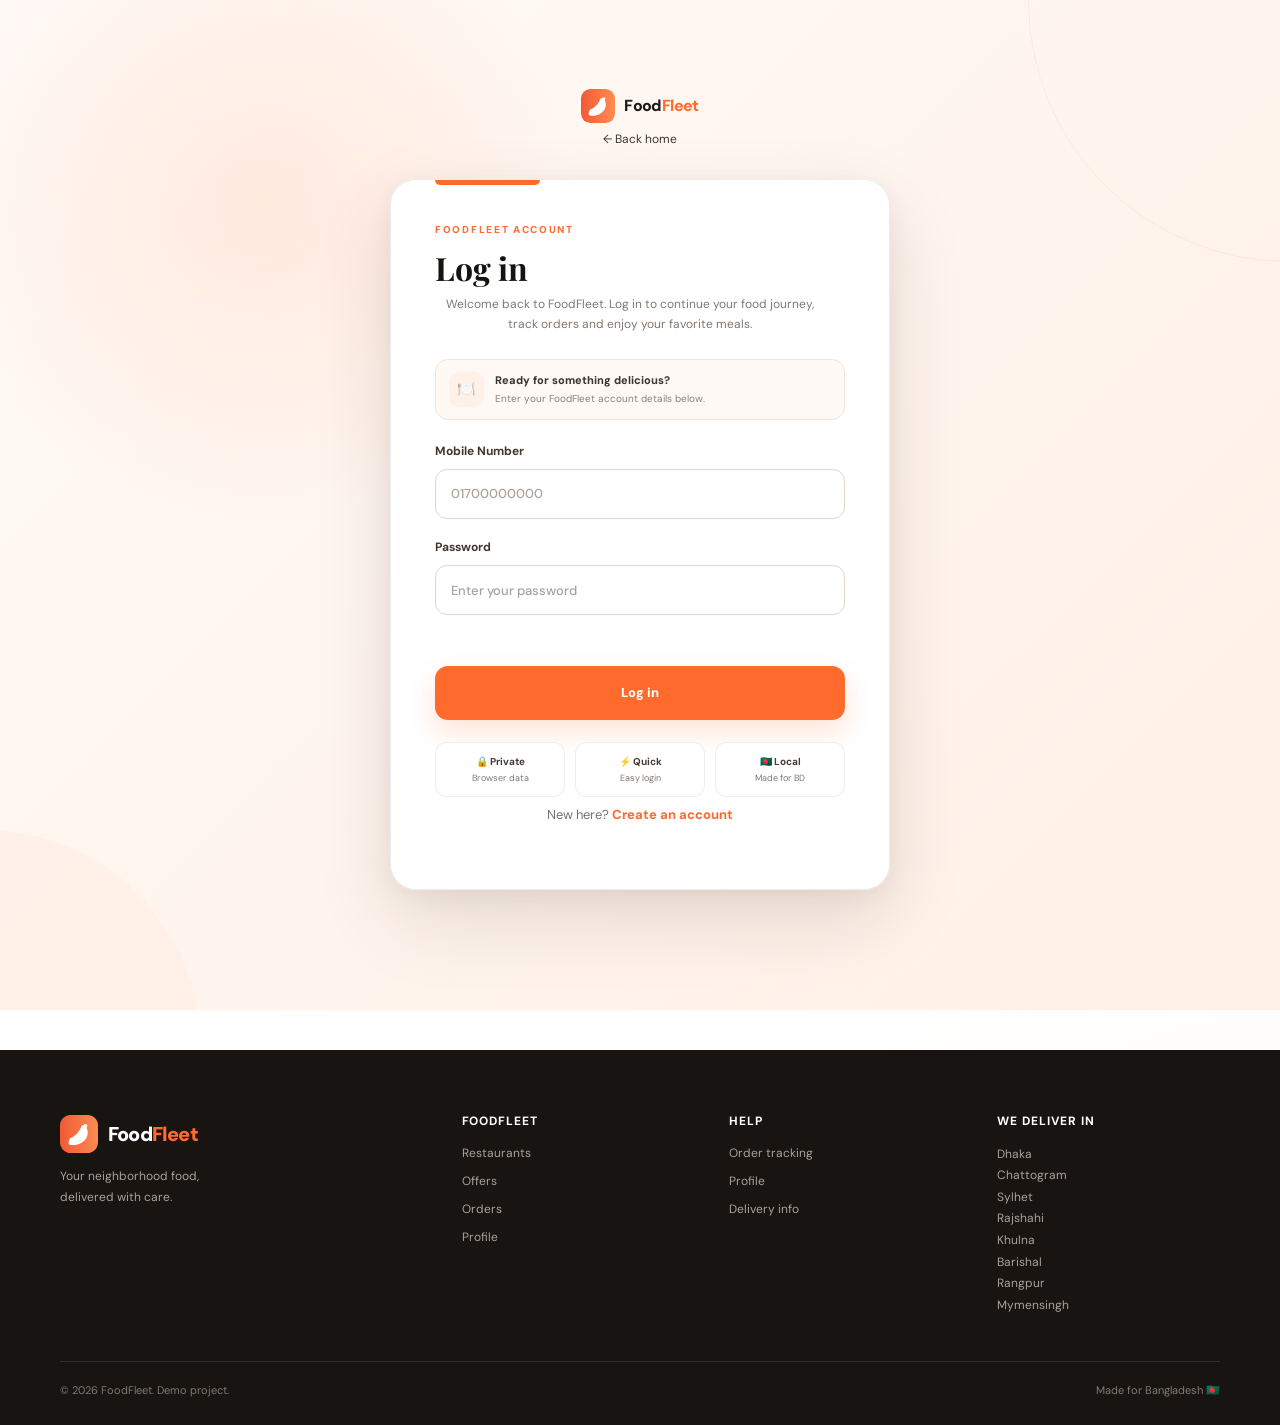
<file: pages/profile.html>
<!DOCTYPE html>
<html lang="en">
<head>
  <meta charset="UTF-8">
  <meta name="viewport" content="width=device-width, initial-scale=1.0">

  <title>Profile · FoodFleet</title>
  <meta name="description" content="Manage your FoodFleet profile, delivery details and account.">

  <link rel="preconnect" href="https://fonts.googleapis.com">
  <link rel="preconnect" href="https://fonts.gstatic.com" crossorigin>

  <link
    href="https://fonts.googleapis.com/css2?family=Outfit:wght@400;500;600;700;800&display=swap"
    rel="stylesheet"
  >

  <link rel="stylesheet" href="../css/style.css">
  <link rel="stylesheet" href="../css/components.css">
  <link rel="stylesheet" href="../css/responsive.css">

  <style>
    .profile-page{
      background:
        radial-gradient(circle at 5% 12%,rgba(255,107,53,.07),transparent 25%),
        radial-gradient(circle at 95% 18%,rgba(20,184,166,.06),transparent 25%),
        #fff;
      font-family:"Outfit",sans-serif;
    }

    .profile-page .header{
      background:rgba(255,255,255,.94);
      backdrop-filter:blur(14px);
      -webkit-backdrop-filter:blur(14px);
      border-bottom:1px solid #eeeeee;
    }

    .profile-page .header-inner{
      min-height:72px;
    }

    .profile-page .nav{
      display:flex;
      align-items:center;
      gap:5px;
      padding:5px;
      border:1px solid #eeeeee;
      border-radius:14px;
      background:#fafafa;
    }

    .profile-page .nav a{
      display:inline-flex;
      align-items:center;
      justify-content:center;
      gap:7px;
      min-height:38px;
      padding:0 14px;
      border-radius:10px;
      color:#666;
      font-size:13px;
      font-weight:600;
      text-decoration:none;
      transition:.2s ease;
    }

    .profile-page .nav a:hover{
      color:#222;
      background:#fff;
      transform:translateY(-1px);
    }

    .profile-page .nav-icon{
      display:inline-flex;
      align-items:center;
      justify-content:center;
      width:18px;
      height:18px;
      font-size:14px;
    }

    .profile-page .header-actions{
      gap:8px;
    }

    .profile-main{
      padding:46px 0 80px;
    }

    .profile-wrap{
      width:min(100%,1000px);
      margin:0 auto;
    }

    .profile-heading{
      margin-bottom:28px;
    }

    .profile-heading .eyebrow{
      margin-bottom:8px;
    }

    .profile-heading h1{
      margin:0 0 8px;
      font-size:clamp(32px,4vw,46px);
      line-height:1.05;
      letter-spacing:-1.5px;
    }

    .profile-heading p{
      margin:0;
      color:#777;
      font-size:15px;
    }

    /* =========================
       PROFILE SUMMARY
    ========================= */

    .profile-card{
      position:relative;
      overflow:hidden;
      display:flex !important;
      align-items:center !important;
      gap:22px !important;
      min-height:125px;
      padding:26px 28px;
      margin-bottom:34px;
      border:1px solid #ececec;
      border-radius:24px;
      background:#fff;
      box-shadow:0 12px 35px rgba(20,20,20,.055);
    }

    .profile-card::after{
      content:"";
      position:absolute;
      width:170px;
      height:170px;
      right:-70px;
      top:-75px;
      border-radius:50%;
      background:#fff4ee;
      pointer-events:none;
    }

    .profile-card-photo,
    .profile-card-avatar{
      position:relative;
      z-index:2;
      flex:0 0 82px;
      width:82px;
      height:82px;
      overflow:hidden;
      display:flex;
      align-items:center;
      justify-content:center;
      border-radius:50%;
      background:linear-gradient(135deg,#ff7b47,#ff5427);
      color:#fff;
      font-size:29px;
      font-weight:800;
      box-shadow:0 10px 25px rgba(255,107,53,.22);
    }

    .profile-card-photo{
      object-fit:cover;
    }

    .profile-card-info{
      position:relative;
      z-index:2;
      flex:1;
      min-width:0;
    }

    .profile-card-info h2{
      margin:0 0 5px;
      color:#171717;
      font-size:25px;
      line-height:1.1;
    }

    .profile-card-info .profile-mobile{
      margin:0 0 11px;
      color:#777;
      font-size:14px;
    }

    .profile-meta{
      display:flex !important;
      flex-wrap:wrap !important;
      gap:8px !important;
    }

    .profile-meta span{
      display:inline-flex !important;
      align-items:center;
      min-height:29px;
      padding:5px 10px;
      border-radius:999px;
      background:#f7f7f7;
      color:#555;
      font-size:12px;
      font-weight:600;
      white-space:nowrap;
    }

    .profile-description{
      margin:10px 0 0;
      color:#999;
      font-size:12px;
      line-height:1.5;
    }

    /* =========================
       SECTIONS
    ========================= */

    .profile-section{
      margin-top:30px;
    }

    .profile-section-heading{
      margin-bottom:16px;
    }

    .profile-section-heading .eyebrow{
      margin-bottom:5px;
    }

    .profile-section-heading h2{
      margin:0;
      font-size:23px;
      line-height:1.2;
    }

    .profile-edit-card{
      padding:30px;
      border:1px solid #ececec;
      border-radius:24px;
      background:#fff;
      box-shadow:0 10px 32px rgba(20,20,20,.045);
    }

    /* =========================
       PHOTO EDITOR
    ========================= */

    .profile-photo-editor{
      display:flex;
      align-items:center;
      gap:20px;
      padding-bottom:28px;
      margin-bottom:28px;
      border-bottom:1px solid #eee;
    }

    .profile-photo-preview{
      position:relative;
      width:82px;
      height:82px;
      flex:0 0 82px;
      overflow:hidden;
      display:flex;
      align-items:center;
      justify-content:center;
      border-radius:50%;
      background:linear-gradient(135deg,#ff7b47,#ff5427);
      color:#fff;
      font-size:29px;
      font-weight:800;
      box-shadow:0 9px 22px rgba(255,107,53,.18);
    }

    .profile-photo-preview.has-photo{
      background:#f5eee9;
    }

    .profile-photo-preview .profile-uploaded-photo{
      display:block;
      width:100%;
      height:100%;
      object-fit:cover;
      border-radius:50%;
    }

    .profile-photo-preview .profile-initials{
      display:flex;
      align-items:center;
      justify-content:center;
      width:100%;
      height:100%;
      border-radius:50%;
      background:linear-gradient(135deg,#ff7b47,#ff5427);
      color:#fff;
      font-size:28px;
      font-weight:800;
    }

    .photo-actions{
      display:flex;
      align-items:center;
      flex-wrap:wrap;
      gap:9px;
    }

    .photo-help{
      margin:9px 0 0;
      color:#999;
      font-size:12px;
    }

    /* =========================
       FORM
    ========================= */

    .profile-form{
      display:grid;
      grid-template-columns:minmax(0,1fr) minmax(0,1fr);
      gap:20px;
    }

    .profile-form .form-group{
      min-width:0;
    }

    .profile-form .form-group.full{
      grid-column:1/-1;
    }

    .profile-form label{
      display:block;
      margin-bottom:8px;
      color:#333;
      font-size:13px;
      font-weight:700;
    }

    .profile-form input,
    .profile-form select,
    .profile-form textarea{
      width:100%;
      box-sizing:border-box;
      min-height:48px;
      padding:12px 14px;
      border:1px solid #ddd;
      border-radius:12px;
      outline:none;
      background:#fff;
      color:#222;
      font-family:"Outfit",sans-serif;
      font-size:14px;
      transition:border-color .2s ease,box-shadow .2s ease,background .2s ease;
    }

    .profile-form textarea{
      min-height:108px;
      resize:vertical;
    }

    .profile-form input:focus,
    .profile-form select:focus,
    .profile-form textarea:focus{
      border-color:#ff6b35;
      box-shadow:0 0 0 4px rgba(255,107,53,.10);
    }

    .profile-form input:disabled{
      background:#f7f7f7;
      color:#999;
      cursor:not-allowed;
    }

    .profile-save-row{
      grid-column:1/-1;
      display:flex;
      justify-content:flex-end;
      padding-top:2px;
    }

    /* =========================
       BUTTONS
    ========================= */

    .profile-page .btn{
      min-height:46px;
      padding:0 18px;
      border-radius:12px;
      border:1px solid #e4e4e4;
      display:inline-flex;
      align-items:center;
      justify-content:center;
      gap:7px;
      font-family:"Outfit",sans-serif;
      font-size:14px;
      font-weight:700;
      line-height:1;
      cursor:pointer;
      text-decoration:none;
      transition:transform .2s ease,box-shadow .2s ease,background .2s ease,border-color .2s ease;
    }

    .profile-page .btn:hover{
      transform:translateY(-1px);
    }

    .profile-page .btn-primary{
      background:#ff6b35;
      border-color:#ff6b35;
      color:#fff;
      box-shadow:0 8px 20px rgba(255,107,53,.18);
    }

    .profile-page .btn-primary:hover{
      background:#f45d27;
      border-color:#f45d27;
      box-shadow:0 10px 24px rgba(255,107,53,.23);
    }

    .profile-page .btn-secondary{
      background:#fff;
      border-color:#e3e3e3;
      color:#333;
    }

    .profile-page .btn-secondary:hover{
      background:#fafafa;
      border-color:#d4d4d4;
      box-shadow:0 7px 18px rgba(20,20,20,.06);
    }

    .profile-page label.btn{
      cursor:pointer;
    }

    #profile-save{
      min-width:135px;
    }

    /* =========================
       ACCOUNT
    ========================= */

    .account-card{
      padding:24px;
      border:1px solid #f0dfda;
      border-radius:22px;
      background:#fffaf8;
    }

    .account-card h3{
      margin:0 0 16px;
      font-size:17px;
    }

    .account-actions{
      display:grid;
      grid-template-columns:1fr 1fr;
      gap:12px;
    }

    .account-actions .btn{
      width:100%;
    }

    .danger-btn{
      color:#e54826 !important;
      border-color:#ffd0c5 !important;
      background:#fff !important;
    }

    .danger-btn:hover{
      background:#fff7f5 !important;
    }

    .account-note{
      margin:14px 0 0;
      color:#999;
      font-size:12px;
      line-height:1.6;
    }

    /* =========================
       SHORTCUTS
    ========================= */

    .profile-shortcuts{
      display:grid;
      grid-template-columns:1fr 1fr;
      gap:14px;
      margin-top:28px;
    }

    .profile-shortcut{
      display:flex;
      align-items:center;
      justify-content:space-between;
      gap:15px;
      padding:17px 18px;
      border:1px solid #eaeaea;
      border-radius:16px;
      background:#fff;
      color:#222;
      text-decoration:none;
      font-size:14px;
      font-weight:700;
      transition:transform .2s ease,box-shadow .2s ease,border-color .2s ease;
    }

    .profile-shortcut:hover{
      transform:translateY(-2px);
      border-color:#ddd;
      box-shadow:0 8px 24px rgba(20,20,20,.07);
    }

    .profile-shortcut span:last-child{
      color:#ff6b35;
      font-size:18px;
    }

    /* =========================
       MOBILE
    ========================= */

    @media(max-width:850px){

      .profile-page .nav{
        gap:2px;
      }

      .profile-page .nav a{
        padding:0 10px;
        font-size:12px;
      }

      .profile-page .nav-icon{
        display:none;
      }
    }

    @media(max-width:700px){

      .profile-main{
        padding:30px 0 55px;
      }

      .profile-page .nav{
        display:none;
      }

      .profile-card{
        align-items:flex-start !important;
        padding:22px;
      }

      .profile-edit-card{
        padding:22px;
      }

      .profile-form{
        grid-template-columns:1fr;
      }

      .profile-form .form-group.full{
        grid-column:auto;
      }

      .profile-save-row{
        grid-column:auto;
        justify-content:stretch;
      }

      #profile-save{
        width:100%;
      }

      .account-actions{
        grid-template-columns:1fr;
      }

      .profile-shortcuts{
        grid-template-columns:1fr;
      }
    }

    @media(max-width:520px){

      .profile-card{
        flex-direction:column;
        gap:16px !important;
      }

      .profile-card-photo,
      .profile-card-avatar{
        width:72px !important;
        height:72px !important;
        flex-basis:72px !important;
      }

      .profile-card-info{
        width:100%;
      }

      .profile-photo-editor{
        align-items:flex-start;
      }

      .profile-photo-preview{
        width:70px;
        height:70px;
        flex-basis:70px;
      }

      .profile-edit-card{
        padding:18px;
      }

      .profile-meta{
        gap:6px !important;
      }

      .profile-meta span{
        font-size:11px !important;
      }
    }

    @media(max-width:380px){

      .profile-heading h1{
        font-size:30px;
      }

      .profile-card{
        padding:18px;
      }

      .profile-edit-card{
        padding:16px;
      }

      .photo-actions{
        flex-direction:column;
        align-items:flex-start;
      }

      .photo-actions .btn{
        width:100%;
      }
    }
  </style>
</head>

<body data-page="profile" class="profile-page">

  <!-- HEADER -->

  <header class="header">

    <div class="container header-inner">

      <a href="../index.html" class="brand">

        <img
          src="../assets/images/logo-mark.svg"
          alt="FoodFleet logo"
        >

        <span>
          Food<span>Fleet</span>
        </span>

      </a>


      <nav class="nav" id="main-nav">

        <a href="../index.html">
          <span class="nav-icon">⌂</span>
          <span>Home</span>
        </a>

        <a href="restaurants.html">
          <span class="nav-icon">🍽</span>
          <span>Restaurants</span>
        </a>

        <a href="orders.html">
          <span class="nav-icon">▣</span>
          <span>My Orders</span>
        </a>

      </nav>


      <div class="header-actions">

        <button
          class="location-chip"
          type="button"
          data-location-open
        >

          <span>📍</span>

          <span data-current-city>
            Dhaka Division
          </span>

          <span>⌄</span>

        </button>


        <a
          href="cart.html"
          class="cart-link"
          title="Cart"
        >

          <span>🛒</span>

          <span
            class="cart-count"
            data-cart-count
          >
            0
          </span>

        </a>


        <a
          href="profile.html"
          class="profile-link active"
          data-profile-link
          title="Profile"
        >

          <span
            class="profile-avatar"
            data-profile-avatar
          >
            S
          </span>

          <span data-profile-name>
            Shuvo
          </span>

        </a>


        <button
          class="mobile-menu-btn"
          type="button"
          data-mobile-menu
          aria-label="Open menu"
        >
          ☰
        </button>

      </div>

    </div>

  </header>


  <!-- LOCATION MODAL -->

  <div
    class="modal-overlay"
    data-location-modal
    hidden
  >

    <div class="modal location-modal">

      <button
        class="modal-close"
        type="button"
        data-location-close
        aria-label="Close"
      >
        ×
      </button>

      <div class="modal-icon">
        📍
      </div>

      <h3>
        Choose your location
      </h3>

      <p>
        Select your division to see available food options.
      </p>

      <div class="form-group">

        <label for="location-division">
          Division
        </label>

        <select
          id="location-division"
          data-location-division
        ></select>

      </div>

      <button
        class="btn btn-primary btn-full"
        type="button"
        data-location-save
      >
        Save location
      </button>

    </div>

  </div>


  <!-- MAIN -->

  <main class="profile-main">

    <div class="container profile-wrap">

      <div class="profile-heading">

        <div class="eyebrow">
          PERSONAL ACCOUNT
        </div>

        <h1>
          Your profile
        </h1>

        <p>
          Manage your personal information and FoodFleet preferences.
        </p>

      </div>


      <!-- PROFILE SUMMARY -->

      <section
        class="profile-card"
        id="profile-card"
      ></section>


      <!-- PERSONAL DETAILS -->

      <section class="profile-section">

        <div class="profile-section-heading">

          <div class="eyebrow">
            PERSONAL DETAILS
          </div>

          <h2>
            Edit profile
          </h2>

        </div>


        <div class="profile-edit-card">

          <!-- PHOTO -->

          <div class="profile-photo-editor">

            <div
              class="profile-photo-preview"
              id="profile-photo"
            >
              <span class="profile-initials">
                S
              </span>
            </div>


            <div>

              <div class="photo-actions">

                <label
                  class="btn btn-secondary"
                  for="profile-photo-input"
                >
                  📷 Change photo
                </label>


                <button
                  type="button"
                  class="btn btn-secondary"
                  id="remove-photo-btn"
                >
                  Remove
                </button>

              </div>


              <p class="photo-help">
                JPG, PNG or WebP · Maximum 2MB
              </p>


              <input
                type="file"
                id="profile-photo-input"
                accept="image/jpeg,image/png,image/webp"
                hidden
              >

            </div>

          </div>


          <!-- FORM -->

          <form
            id="profile-form"
            class="profile-form"
          >

            <div class="form-group">

              <label for="profile-name">
                Full Name
              </label>

              <input
                type="text"
                id="profile-name"
                placeholder="Enter your full name"
                autocomplete="name"
                required
              >

            </div>


            <div class="form-group">

              <label for="profile-mobile">
                Mobile Number
              </label>

              <input
                type="tel"
                id="profile-mobile"
                placeholder="01XXXXXXXXX"
                autocomplete="tel"
                inputmode="numeric"
                required
              >

            </div>


            <div class="form-group">

              <label for="profile-division">
                Division
              </label>

              <select
                id="profile-division"
                required
              >

                <option value="">
                  Select division
                </option>

              </select>

            </div>


            <div class="form-group full">

              <label for="profile-address">
                Delivery Address
              </label>

              <textarea
                id="profile-address"
                placeholder="Enter your delivery address"
                required
              ></textarea>

            </div>


            <div class="profile-save-row">

              <button
                type="submit"
                class="btn btn-primary"
                id="profile-save"
              >
                Save changes
              </button>

            </div>

          </form>

        </div>

      </section>


      <!-- ACCOUNT CONTROLS -->

      <section class="profile-section">

        <div class="profile-section-heading">

          <div class="eyebrow">
            ACCOUNT
          </div>

          <h2>
            Account controls
          </h2>

        </div>


        <div class="account-card">

          <h3>
            Manage your FoodFleet account
          </h3>


          <div class="account-actions">

            <button
              type="button"
              class="btn btn-secondary"
              id="logout-btn"
            >
              Log out
            </button>


            <button
              type="button"
              class="btn btn-secondary danger-btn"
              id="clear-data-btn"
            >
              Clear local data
            </button>

          </div>


          <p class="account-note">
            Clearing data removes demo users, cart, orders,
            favorites, promo data and selected location
            from this browser.
          </p>

        </div>

      </section>


      <!-- SHORTCUTS -->

      <div class="profile-shortcuts">

        <a
          href="orders.html"
          class="profile-shortcut"
        >

          <span>
            📦 &nbsp; View my orders
          </span>

          <span>
            →
          </span>

        </a>


        <a
          href="restaurants.html"
          class="profile-shortcut"
        >

          <span>
            🍽️ &nbsp; Explore restaurants
          </span>

          <span>
            →
          </span>

        </a>

      </div>

    </div>

  </main>


  <!-- FOOTER -->

  <footer class="footer">

    <div class="container footer-grid">

      <div class="footer-brand">

        <a
          href="../index.html"
          class="brand"
        >

          <img
            src="../assets/images/logo-mark.svg"
            alt="FoodFleet logo"
          >

          <span>
            Food<span>Fleet</span>
          </span>

        </a>

        <p>
          Good food. Good mood.
          <br>
          Your local food delivery companion.
        </p>

      </div>


      <div class="footer-col">

        <h4>
          Explore
        </h4>

        <a href="../index.html">
          Home
        </a>

        <a href="restaurants.html">
          Restaurants
        </a>

        <a href="orders.html">
          My Orders
        </a>

        <a href="cart.html">
          Cart
        </a>

      </div>


      <div class="footer-col">

        <h4>
          Account
        </h4>

        <a href="profile.html">
          Profile
        </a>

        <a href="login.html">
          Login
        </a>

        <a href="register.html">
          Create account
        </a>

      </div>


      <div class="footer-col">

        <h4>
          FoodFleet
        </h4>

        <span>
          🇧🇩 Made for Bangladesh
        </span>

        <span>
          ⚡ Fast delivery
        </span>

        <span>
          🤖 FoodFleet AI
        </span>

      </div>

    </div>


    <div class="container footer-bottom">

      <span>
        © 2026 FoodFleet. All rights reserved.
      </span>

      <span>
        Good food. Good mood. ❤️
      </span>

    </div>

  </footer>


  <!-- TOAST -->

  <div
    class="toast"
    id="toast"
    role="status"
    aria-live="polite"
  ></div>


  <!-- AI -->

  <div id="ai-root"></div>


  <!-- SCRIPTS -->

  <script src="../js/app.js"></script>
  <script src="../js/data.js"></script>
  <script src="../js/profile.js"></script>
  <script src="../js/ai.js"></script>

</body>
</html>
</file>
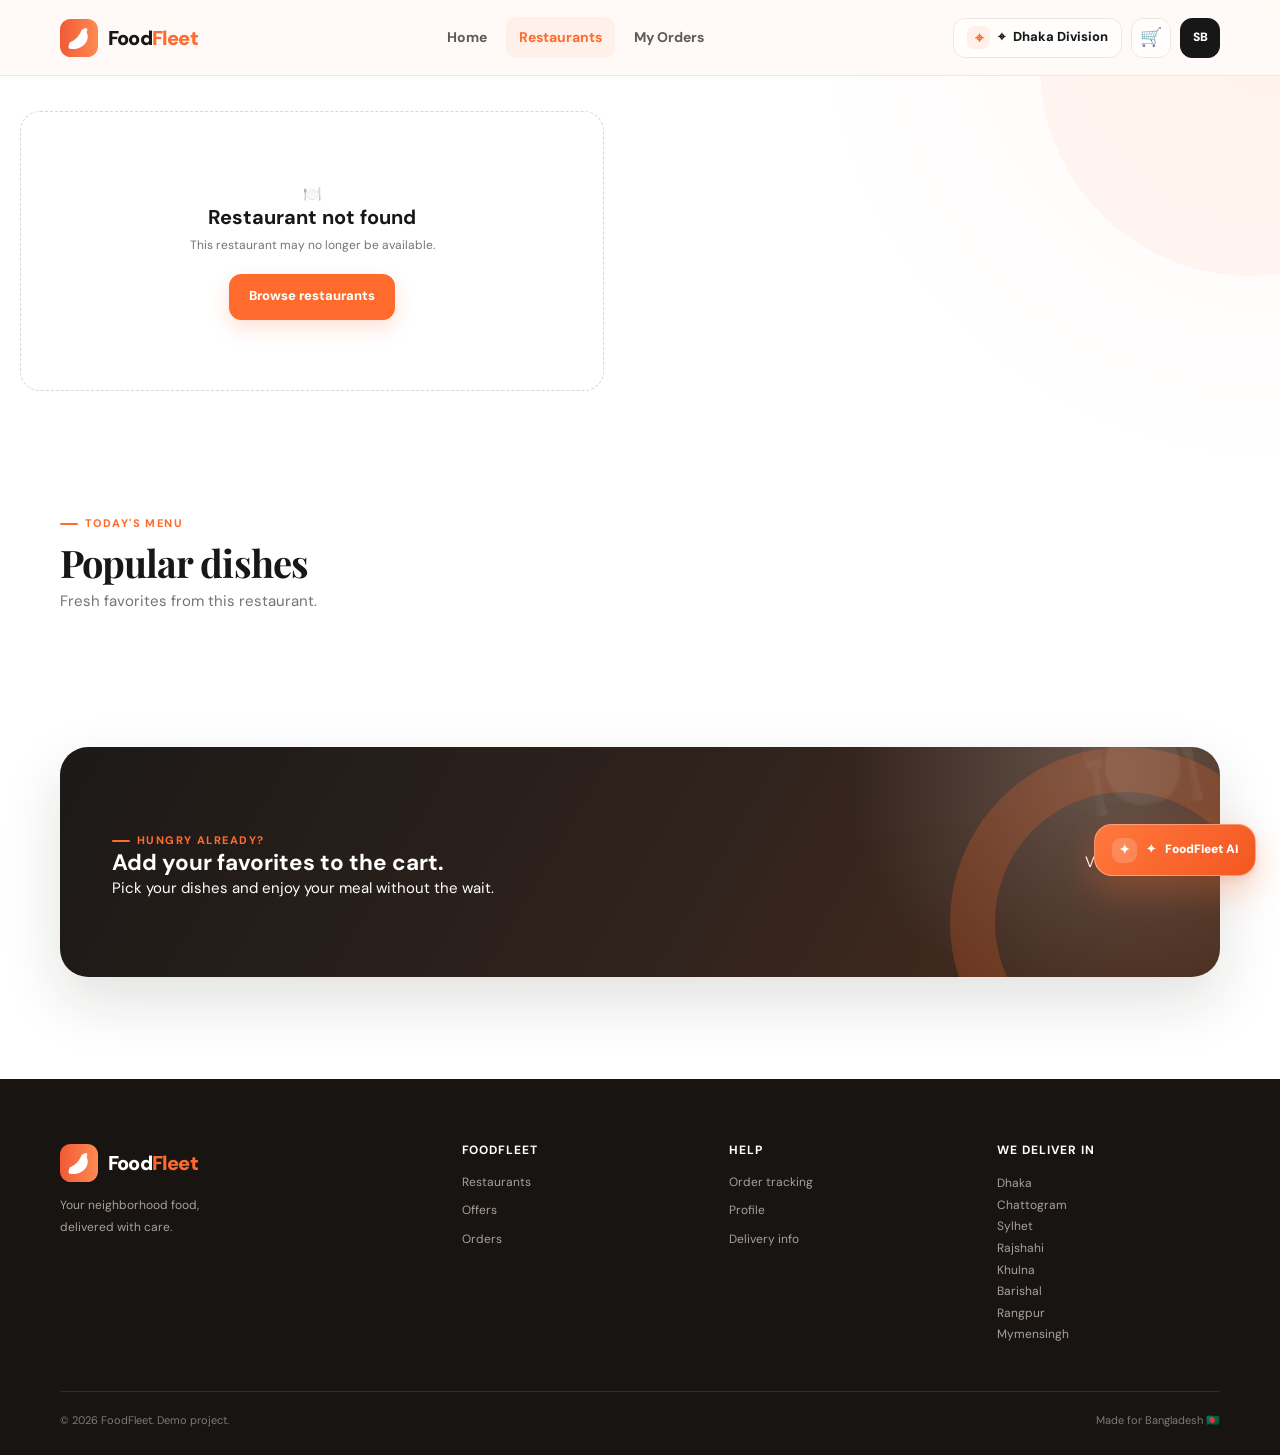
<file: pages/restaurant.html>
<!DOCTYPE html>
<html lang="en">
<head>
<title>Restaurant · FoodFleet</title>

<meta charset="UTF-8">
<meta name="viewport" content="width=device-width, initial-scale=1.0">
<meta name="theme-color" content="#ff6b2c">
<meta
    name="description"
    content="Explore restaurant menus and order your favorite food with FoodFleet."
>

<link rel="preconnect" href="https://fonts.googleapis.com">
<link rel="preconnect" href="https://fonts.gstatic.com" crossorigin>

<link
    href="https://fonts.googleapis.com/css2?family=DM+Sans:wght@400;500;600;700;800&family=Playfair+Display:wght@600;700&display=swap"
    rel="stylesheet"
>

<link rel="stylesheet" href="../css/style.css">
<link rel="stylesheet" href="../css/components.css">
<link rel="stylesheet" href="../css/responsive.css">

<style>
/* =========================
   RESTAURANT DETAIL POLISH
========================= */

.restaurant-page{
    background:
        radial-gradient(circle at 100% 0%,rgba(255,107,44,.035),transparent 25%),
        #fff;
}

/* hero */

.restaurant-detail-hero{
    position:relative;
    overflow:hidden;
}

.restaurant-detail-hero::before{
    content:"";
    position:absolute;
    width:420px;
    height:420px;
    right:-180px;
    top:-220px;
    border-radius:50%;
    background:rgba(255,107,44,.055);
    pointer-events:none;
}

.restaurant-detail-hero::after{
    content:"";
    position:absolute;
    width:180px;
    height:180px;
    left:-100px;
    bottom:-120px;
    border-radius:50%;
    background:rgba(255,180,90,.055);
    pointer-events:none;
}

.restaurant-detail-hero > *{
    position:relative;
    z-index:2;
}

/* restaurant content */

.restaurant-detail-content{
    position:relative;
}

.restaurant-detail-content h1{
    max-width:650px;
}

.restaurant-detail-content p{
    max-width:650px;
}

/* restaurant image */

.restaurant-detail-image{
    position:relative;
    overflow:hidden;
    border-radius:28px;
    min-height:340px;
}

.restaurant-detail-image img{
    width:100%;
    height:100%;
    object-fit:cover;
    transition:transform .5s ease;
}

.restaurant-detail-image:hover img{
    transform:scale(1.035);
}

/* restaurant badges */

.restaurant-detail-meta{
    display:flex;
    flex-wrap:wrap;
    gap:10px;
    margin-top:18px;
}

.restaurant-detail-meta span{
    display:inline-flex;
    align-items:center;
    gap:6px;
    padding:8px 12px;
    border-radius:999px;
    background:#fff;
    border:1px solid rgba(40,25,15,.09);
    box-shadow:0 5px 16px rgba(40,25,15,.05);
    font-size:13px;
    font-weight:700;
}

/* action buttons */

.restaurant-detail-actions{
    display:flex;
    align-items:center;
    gap:12px;
    flex-wrap:wrap;
    margin-top:22px;
}

.restaurant-detail-actions .primary-btn{
    min-width:150px;
}

.restaurant-favorite-btn{
    min-width:48px;
    min-height:48px;
    border-radius:14px;
    border:1px solid rgba(40,25,15,.11);
    background:#fff;
    font-size:20px;
    cursor:pointer;
    transition:
        transform .2s ease,
        border-color .2s ease,
        background .2s ease;
}

.restaurant-favorite-btn:hover{
    transform:translateY(-2px);
    border-color:rgba(255,107,44,.35);
}

/* menu */

.restaurant-menu-section{
    position:relative;
}

.restaurant-menu-section .section-head{
    align-items:flex-end;
}

.restaurant-menu-section .section-subtitle{
    margin-top:5px;
}

/* menu category */

#menu-categories{
    justify-content:flex-end;
    flex-wrap:wrap;
}

#menu-categories .filter-btn{
    white-space:nowrap;
}

/* food grid */

#restaurant-food-grid{
    margin-top:32px;
    animation:menuIn .45s ease both;
}

.food-card{
    transition:
        transform .25s ease,
        box-shadow .25s ease;
}

.food-card:hover{
    transform:translateY(-5px);
}

/* CTA */

.restaurant-cta-section{
    padding-top:20px;
}

.restaurant-cta-section .promo-banner{
    position:relative;
    overflow:hidden;
}

.restaurant-cta-section .promo-banner::after{
    content:"🍽️";
    position:absolute;
    right:35px;
    bottom:-15px;
    font-size:100px;
    opacity:.07;
    transform:rotate(-10deg);
    pointer-events:none;
}

.restaurant-cta-section .promo-banner > *{
    position:relative;
    z-index:2;
}

/* footer */

.footer{
    margin-top:20px;
}

/* animation */

@keyframes menuIn{
    from{
        opacity:0;
        transform:translateY(12px);
    }
    to{
        opacity:1;
        transform:translateY(0);
    }
}

/* mobile */

@media(max-width:850px){

    .restaurant-detail-image{
        min-height:300px;
    }

    .restaurant-menu-section .section-head{
        align-items:flex-start;
    }

    #menu-categories{
        justify-content:flex-start;
        margin-top:20px;
    }
}

@media(max-width:600px){

    .restaurant-detail-hero::before{
        width:280px;
        height:280px;
        right:-140px;
    }

    .restaurant-detail-image{
        min-height:250px;
        border-radius:20px;
    }

    .restaurant-detail-content h1{
        margin-top:8px;
    }

    .restaurant-detail-meta{
        gap:7px;
    }

    .restaurant-detail-meta span{
        padding:7px 10px;
        font-size:12px;
    }

    .restaurant-detail-actions{
        width:100%;
    }

    .restaurant-detail-actions .primary-btn{
        flex:1;
    }

    .restaurant-favorite-btn{
        min-width:50px;
    }

    .restaurant-cta-section .promo-banner::after{
        font-size:75px;
        right:15px;
    }
}

@media(max-width:420px){

    .restaurant-detail-actions .primary-btn{
        min-width:0;
    }

    #menu-categories{
        width:100%;
        overflow-x:auto;
        flex-wrap:nowrap;
        justify-content:flex-start;
        padding-bottom:5px;
        scrollbar-width:none;
    }

    #menu-categories::-webkit-scrollbar{
        display:none;
    }

    #menu-categories .filter-btn{
        flex:0 0 auto;
    }
}

@media(prefers-reduced-motion:reduce){

    .restaurant-detail-image img,
    .restaurant-favorite-btn,
    .food-card{
        transition:none;
    }

    #restaurant-food-grid{
        animation:none;
    }
}
</style>
</head>

<body data-page="restaurant" class="restaurant-page">

<!-- =========================
     HEADER
========================= -->

<header class="site-header">

    <div class="container header-inner">

        <a
            class="brand"
            href="../index.html"
            aria-label="FoodFleet Home">

            <img
                src="../assets/images/logo-mark.svg"
                alt="FoodFleet logo">

            <span>
                Food<span>Fleet</span>
            </span>

        </a>


        <nav
            class="main-nav"
            aria-label="Main navigation">

            <a href="../index.html">
                Home
            </a>

            <a
                href="restaurants.html"
                class="active">
                Restaurants
            </a>

            <a href="orders.html">
                My Orders
            </a>

        </nav>


        <div class="header-actions">

            <button
                class="location-chip"
                data-location-btn
                type="button"
                aria-label="Change delivery location">

                <span>⌖</span>

                <span data-city>
                    Dhaka
                </span>

            </button>


            <a
                class="cart-link"
                href="cart.html"
                aria-label="Shopping cart">

                <span>🛒</span>

                <span
                    data-cart-count>
                    0
                </span>

            </a>


            <a
                class="profile-link"
                href="profile.html"
                data-profile-link
                aria-label="Open profile">

                SB

            </a>


            <button
                class="mobile-menu-btn"
                data-mobile-menu
                type="button"
                aria-label="Open menu"
                aria-expanded="false">

                ☰

            </button>

        </div>

    </div>

</header>


<!-- =========================
     MAIN
========================= -->

<main>

    <!-- RESTAURANT HERO -->

    <section
        class="restaurant-detail-hero"
        id="restaurant-detail-hero"
        aria-label="Restaurant information">

        <!-- restaurant.js renders the restaurant hero -->

    </section>


    <!-- MENU -->

    <section class="section restaurant-menu-section">

        <div class="container">

            <div class="section-head">

                <div>

                    <span class="eyebrow">
                        Today's menu
                    </span>

                    <h2 id="menu-title">
                        Popular dishes
                    </h2>

                    <p class="section-subtitle">
                        Fresh favorites from this restaurant.
                    </p>

                </div>


                <div
                    class="filter-row"
                    id="menu-categories"
                    aria-label="Menu categories">

                    <!-- Generated by JavaScript -->

                </div>

            </div>


            <div
                id="restaurant-food-grid"
                class="food-grid">

                <!-- Food cards generated by JavaScript -->

            </div>

        </div>

    </section>


    <!-- CTA -->

    <section class="section restaurant-cta-section">

        <div class="container">

            <div class="promo-banner">

                <div>

                    <span class="eyebrow">
                        Hungry already?
                    </span>

                    <h2>
                        Add your favorites to the cart.
                    </h2>

                    <p>
                        Pick your dishes and enjoy
                        your meal without the wait.
                    </p>

                </div>


                <a
                    href="cart.html"
                    class="dark-btn">

                    View cart →

                </a>

            </div>

        </div>

    </section>

</main>


<!-- =========================
     FOOTER
========================= -->

<footer class="footer">

    <div class="container footer-grid">

        <!-- BRAND -->

        <div>

            <a
                class="brand footer-brand"
                href="../index.html">

                <img
                    src="../assets/images/logo-mark.svg"
                    alt="">

                <span>
                    Food<span>Fleet</span>
                </span>

            </a>


            <p>
                Your neighborhood food,<br>
                delivered with care.
            </p>

        </div>


        <!-- FOODFLEET -->

        <div>

            <h4>
                FoodFleet
            </h4>

            <a href="restaurants.html">
                Restaurants
            </a>

            <a href="../index.html#offers">
                Offers
            </a>

            <a href="orders.html">
                Orders
            </a>

        </div>


        <!-- HELP -->

        <div>

            <h4>
                Help
            </h4>

            <a href="orders.html">
                Order tracking
            </a>

            <a href="profile.html">
                Profile
            </a>

            <a href="restaurants.html">
                Delivery info
            </a>

        </div>


        <!-- LOCATIONS -->

        <div>

            <h4>
                We deliver in
            </h4>

            <p>
                Dhaka<br>
                Chattogram<br>
                Sylhet<br>
                Rajshahi<br>
                Khulna<br>
                Barishal<br>
                Rangpur<br>
                Mymensingh
            </p>

        </div>

    </div>


    <div class="container footer-bottom">

        <span>
            © 2026 FoodFleet. Demo project.
        </span>

        <span>
            Made for Bangladesh 🇧🇩
        </span>

    </div>

</footer>


<!-- =========================
     GLOBAL UI
========================= -->

<div
    id="toast-root"
    class="toast-root">
</div>

<div id="ai-root"></div>


<!-- =========================
     JAVASCRIPT
========================= -->

<script src="../js/app.js"></script>
<script src="../js/data.js"></script>
<script src="../js/restaurant.js"></script>
<script src="../js/ai.js"></script>

</body>
</html>
</file>
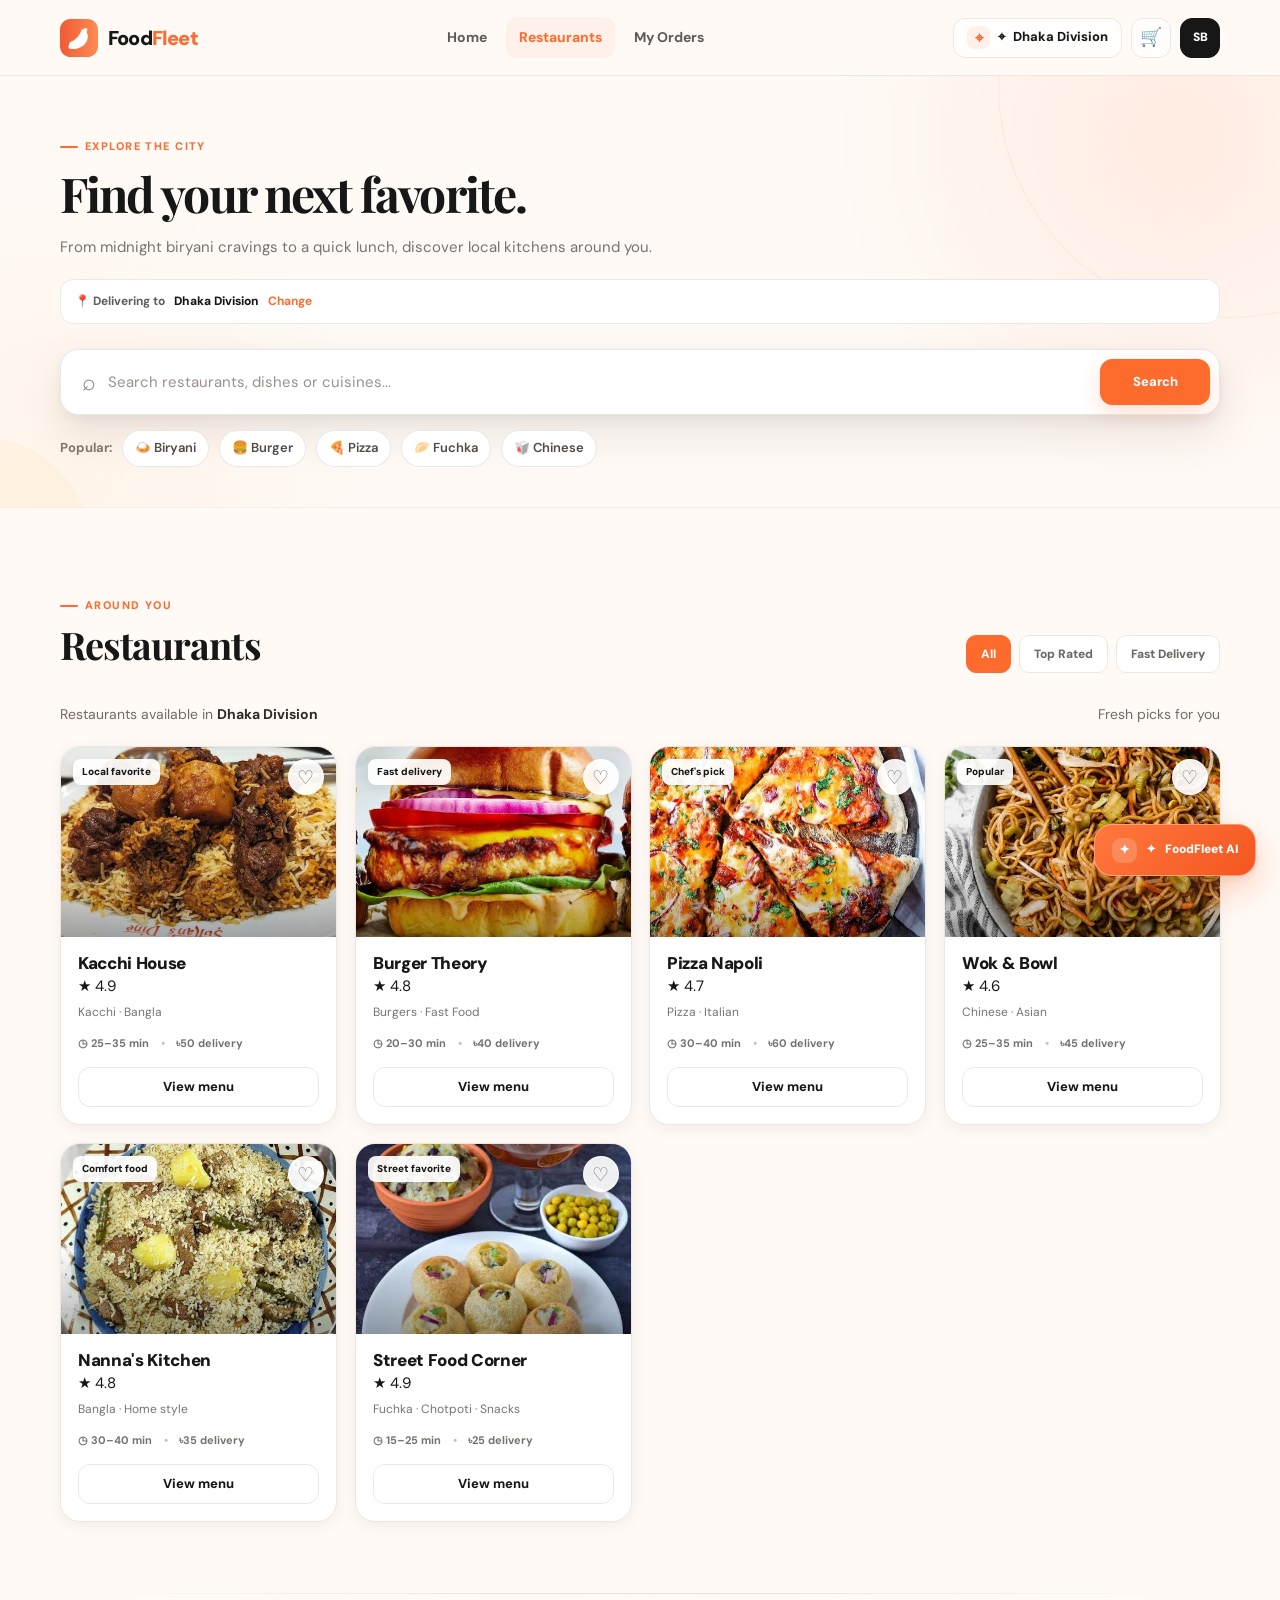
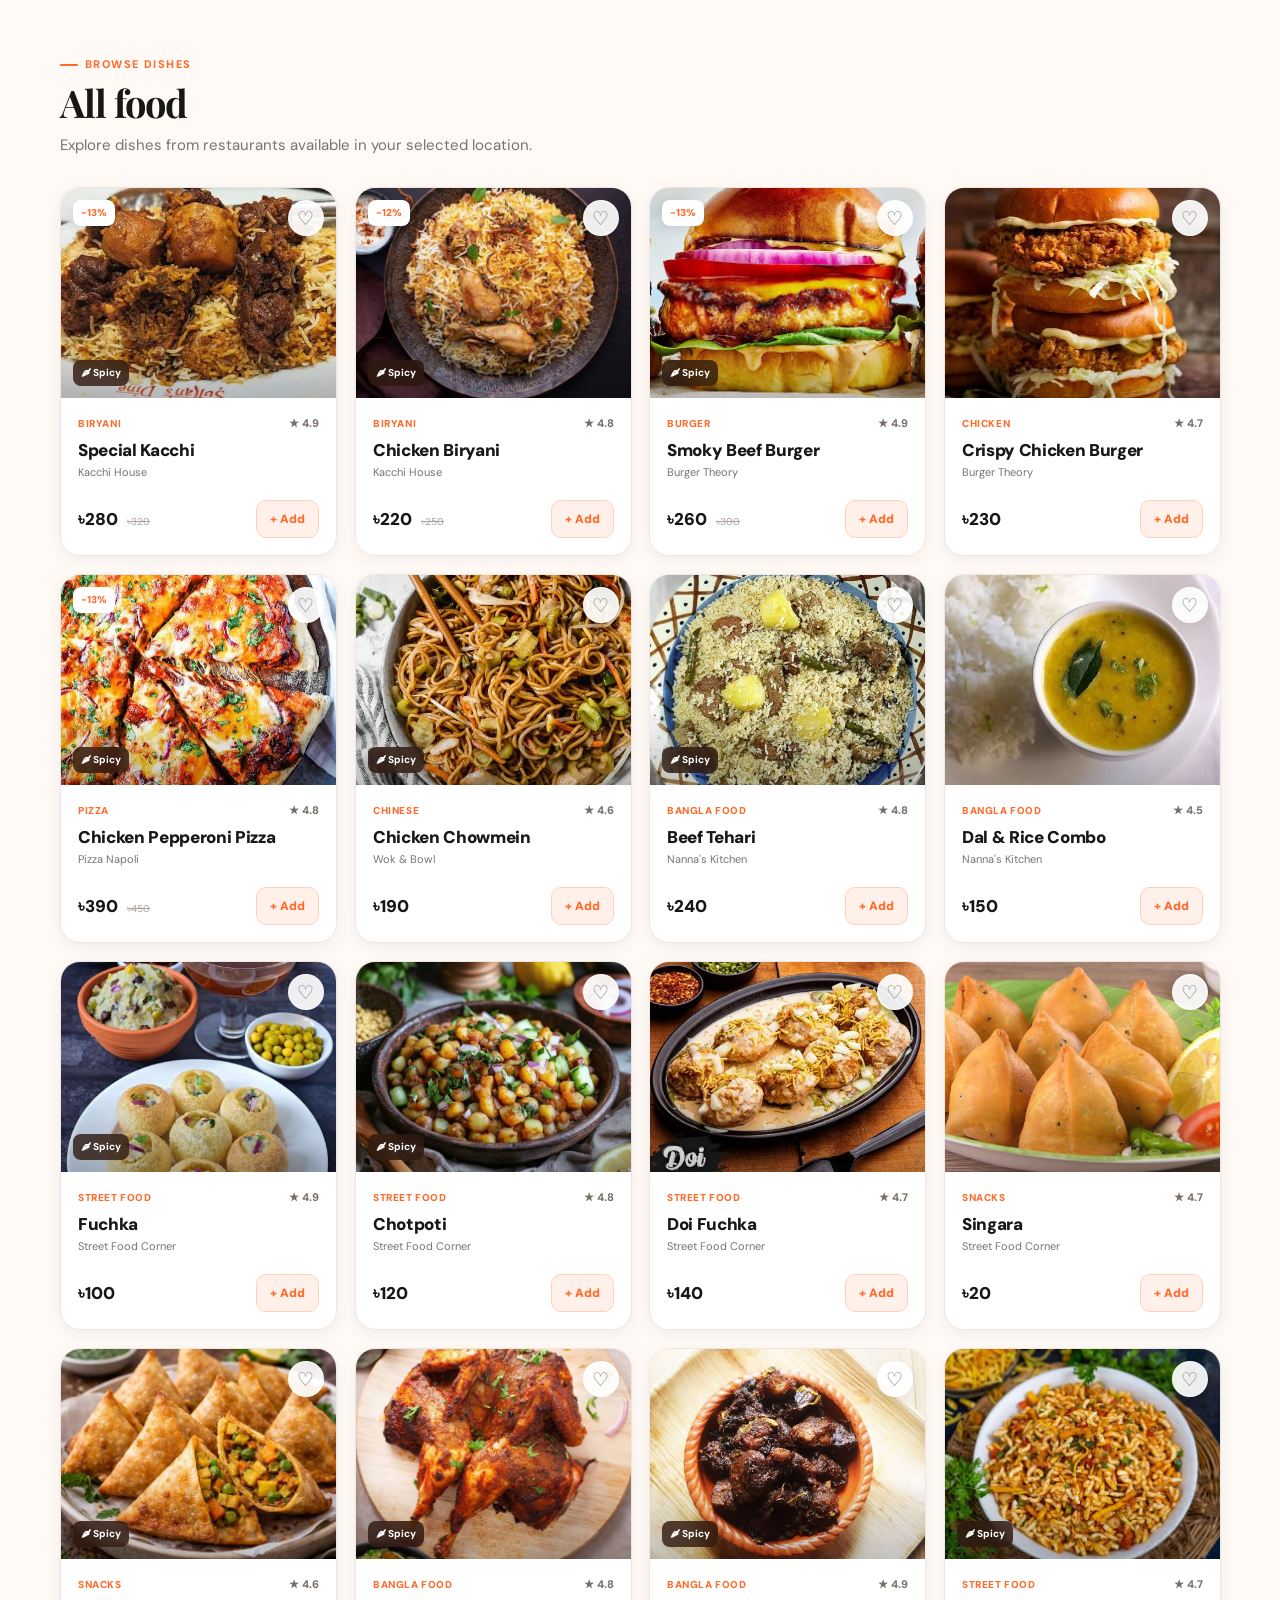
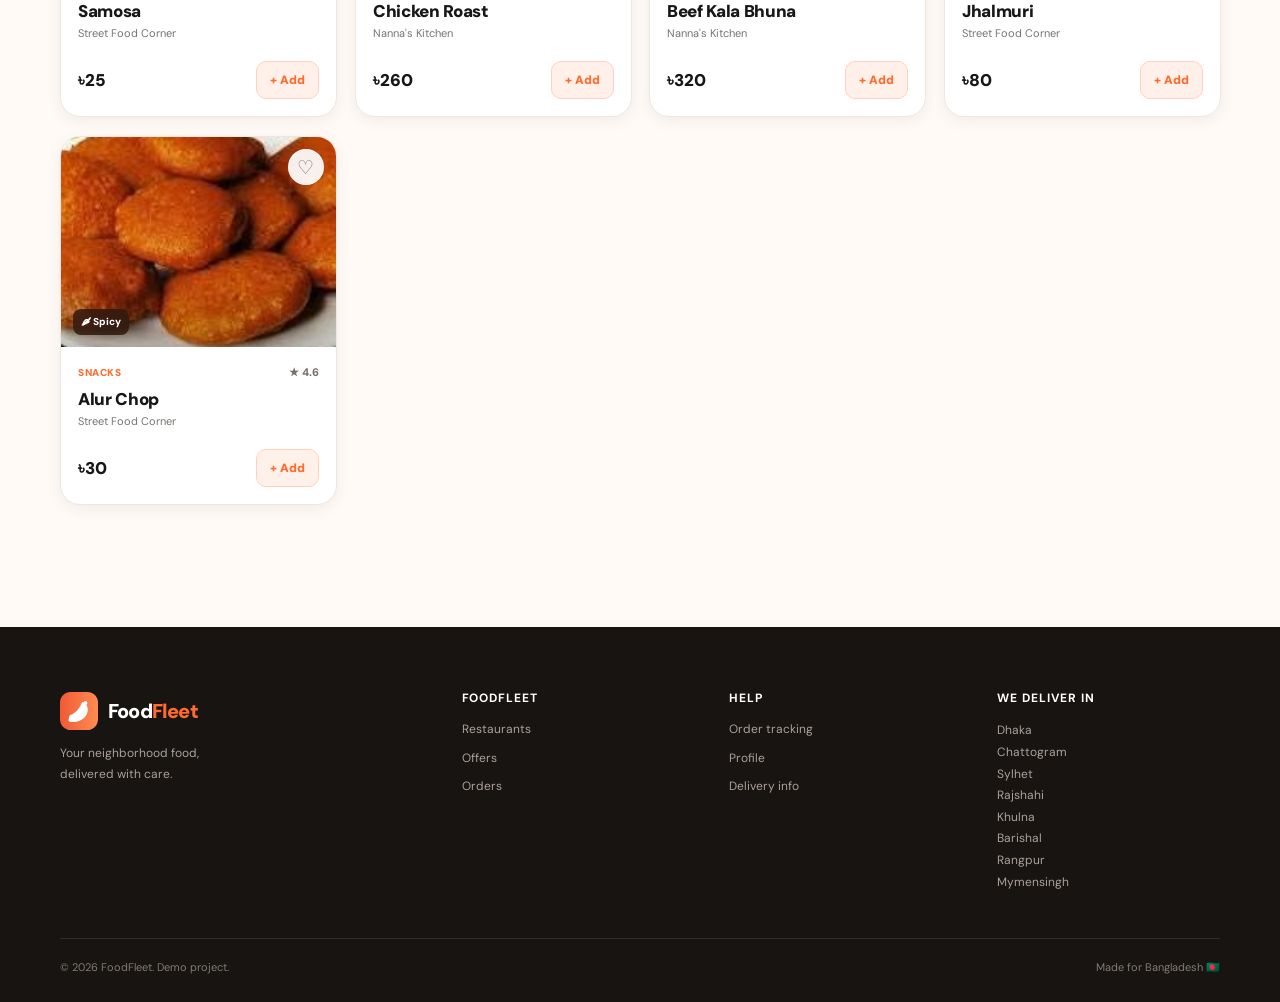
<file: pages/restaurants.html>
<!DOCTYPE html>
<html lang="en">
<head>
<meta charset="UTF-8">
<meta name="viewport" content="width=device-width, initial-scale=1.0">
<meta name="theme-color" content="#ff6b2c">
<meta name="description" content="Discover restaurants and local food near you with FoodFleet.">
<title>Restaurants · FoodFleet</title>

<link rel="preconnect" href="https://fonts.googleapis.com">
<link rel="preconnect" href="https://fonts.gstatic.com" crossorigin>
<link href="https://fonts.googleapis.com/css2?family=DM+Sans:wght@400;500;600;700;800&family=Playfair+Display:wght@600;700&display=swap" rel="stylesheet">

<link rel="stylesheet" href="../css/style.css">
<link rel="stylesheet" href="../css/components.css">
<link rel="stylesheet" href="../css/responsive.css">

<style>
/* =========================
   RESTAURANTS PAGE
========================= */

.page-hero{
  position:relative;
  overflow:hidden;
  background:
    radial-gradient(circle at 92% 15%,rgba(255,107,44,.10),transparent 28%),
    radial-gradient(circle at 5% 95%,rgba(255,180,90,.08),transparent 25%);
}

.page-hero::before{
  content:"";
  position:absolute;
  width:460px;
  height:460px;
  right:-180px;
  top:-220px;
  border-radius:50%;
  border:1px solid rgba(255,107,44,.10);
  pointer-events:none;
}

.page-hero::after{
  content:"";
  position:absolute;
  width:220px;
  height:220px;
  left:-130px;
  bottom:-150px;
  border-radius:50%;
  background:rgba(255,180,90,.07);
  pointer-events:none;
}

.page-hero .container{
  position:relative;
  z-index:2;
}

.page-hero h1{
  max-width:760px;
  margin-bottom:14px;
}

.page-hero p{
  max-width:680px;
}

.location-summary{
  display:flex;
  align-items:center;
  gap:9px;
  flex-wrap:wrap;
  margin-top:20px;
}

.location-summary strong{
  font-weight:800;
}

.text-link{
  border:0;
  background:none;
  padding:0;
  cursor:pointer;
  font:inherit;
  color:var(--primary,#ff6b2c);
  font-weight:700;
}

.text-link:hover{
  text-decoration:underline;
}

.wide-search{
  display:flex;
  align-items:center;
  gap:12px;
  margin-top:24px;
  padding:9px;
  border:1px solid rgba(40,25,15,.10);
  border-radius:18px;
  background:#fff;
  box-shadow:
    0 18px 45px rgba(40,25,15,.10),
    0 5px 15px rgba(40,25,15,.05);
}

.wide-search > span{
  padding-left:12px;
  font-size:23px;
  opacity:.55;
}

.wide-search input{
  min-width:0;
  flex:1;
  border:0;
  outline:0;
  background:transparent;
  font:inherit;
  color:inherit;
}

.wide-search input::placeholder{
  color:#9b918b;
}

.wide-search .primary-btn{
  min-width:110px;
}

/* quick search */

.quick-search{
  display:flex;
  align-items:center;
  gap:10px;
  flex-wrap:wrap;
  margin-top:15px;
}

.quick-search-label{
  font-size:13px;
  font-weight:700;
  color:#81766f;
}

.quick-search button{
  border:1px solid rgba(40,25,15,.10);
  background:#fff;
  color:#514942;
  border-radius:999px;
  padding:7px 12px;
  font:inherit;
  font-size:13px;
  font-weight:600;
  cursor:pointer;
  transition:.2s ease;
}

.quick-search button:hover{
  border-color:rgba(255,107,44,.35);
  color:#ff6b2c;
  transform:translateY(-2px);
}

/* filters */

.filter-row.large{
  flex-wrap:wrap;
}

.filter-btn{
  transition:
    transform .2s ease,
    background .2s ease,
    border-color .2s ease,
    color .2s ease;
}

.filter-btn:hover{
  transform:translateY(-2px);
}

/* results */

.restaurant-grid,
.food-grid{
  animation:resultsIn .45s ease both;
}

.restaurant-card,
.food-card{
  transition:
    transform .25s ease,
    box-shadow .25s ease;
}

.restaurant-card:hover,
.food-card:hover{
  transform:translateY(-5px);
}

.results-meta{
  display:flex;
  align-items:center;
  justify-content:space-between;
  gap:15px;
  margin:0 0 20px;
  color:#756b64;
  font-size:14px;
}

.results-meta strong{
  color:#302a26;
}

.section-divider{
  margin:70px 0 55px;
  height:1px;
  background:linear-gradient(
    90deg,
    transparent,
    rgba(40,25,15,.12),
    transparent
  );
}

.section-subtitle{
  max-width:600px;
}

.footer{
  margin-top:40px;
}

@keyframes resultsIn{
  from{
    opacity:0;
    transform:translateY(12px);
  }
  to{
    opacity:1;
    transform:translateY(0);
  }
}

/* subtle section heading */

.section-head{
  position:relative;
}

.section-head h2{
  margin-bottom:7px;
}

/* mobile */

@media(max-width:700px){

  .page-hero::before{
    width:280px;
    height:280px;
    right:-140px;
  }

  .location-summary{
    margin-top:18px;
  }

  .wide-search{
    margin-top:20px;
    border-radius:15px;
  }

  .wide-search .primary-btn{
    min-width:auto;
    padding-inline:15px;
  }

  .quick-search{
    gap:7px;
  }

  .quick-search-label{
    width:100%;
  }

  .section-divider{
    margin:45px 0 38px;
  }

  .results-meta{
    align-items:flex-start;
    flex-direction:column;
    gap:5px;
  }
}

@media(max-width:480px){

  .wide-search{
    padding:7px;
    gap:7px;
  }

  .wide-search > span{
    display:none;
  }

  .wide-search input{
    width:100%;
    padding:8px 7px;
  }

  .wide-search .primary-btn{
    padding:11px 13px;
    border-radius:12px;
  }
}

@media(prefers-reduced-motion:reduce){

  .restaurant-grid,
  .food-grid{
    animation:none;
  }

  .filter-btn,
  .restaurant-card,
  .food-card,
  .quick-search button{
    transition:none;
  }
}
</style>
</head>

<body data-page="restaurants">

<!-- =========================
     HEADER
========================= -->

<header class="site-header">
  <div class="container header-inner">

    <a class="brand" href="../index.html" aria-label="FoodFleet Home">
      <img src="../assets/images/logo-mark.svg" alt="FoodFleet logo">
      <span>Food<span>Fleet</span></span>
    </a>

    <nav class="main-nav" aria-label="Main navigation">
      <a href="../index.html">Home</a>
      <a href="restaurants.html" class="active">Restaurants</a>
      <a href="orders.html">My Orders</a>
    </nav>

    <div class="header-actions">

      <button
        class="location-chip"
        data-location-btn
        type="button"
        aria-label="Change delivery location">
        <span>⌖</span>
        <span data-city>Dhaka</span>
      </button>

      <a
        class="cart-link"
        href="cart.html"
        aria-label="Shopping cart">
        <span>🛒</span>
        <span data-cart-count>0</span>
      </a>

      <a
        class="profile-link"
        href="profile.html"
        data-profile-link
        aria-label="Open profile">
        SB
      </a>

      <button
        class="mobile-menu-btn"
        data-mobile-menu
        type="button"
        aria-label="Open menu"
        aria-expanded="false">
        ☰
      </button>

    </div>
  </div>
</header>


<!-- =========================
     MAIN
========================= -->

<main>

  <!-- PAGE HERO -->

  <section class="page-hero">
    <div class="container">

      <span class="eyebrow">
        Explore the city
      </span>

      <h1>
        Find your next favorite.
      </h1>

      <p>
        From midnight biryani cravings to a quick lunch,
        discover local kitchens around you.
      </p>

      <div class="location-summary">
        <span>📍 Delivering to</span>

        <strong data-city>Dhaka</strong>

        <button
          type="button"
          class="text-link"
          data-location-btn>
          Change
        </button>
      </div>

      <!-- SEARCH -->

      <div class="wide-search">

        <span aria-hidden="true">⌕</span>

        <input
          id="restaurant-search"
          type="search"
          placeholder="Search restaurants, dishes or cuisines..."
          aria-label="Search restaurants, dishes or cuisines"
          autocomplete="off">

        <button
          id="restaurant-search-btn"
          class="primary-btn"
          type="button">
          Search
        </button>

      </div>

      <!-- QUICK SEARCH -->

      <div class="quick-search" aria-label="Popular searches">

        <span class="quick-search-label">
          Popular:
        </span>

        <button type="button" data-quick-search="Biryani">
          🍛 Biryani
        </button>

        <button type="button" data-quick-search="Burger">
          🍔 Burger
        </button>

        <button type="button" data-quick-search="Pizza">
          🍕 Pizza
        </button>

        <button type="button" data-quick-search="Fuchka">
          🥟 Fuchka
        </button>

        <button type="button" data-quick-search="Chinese">
          🥡 Chinese
        </button>

      </div>

    </div>
  </section>


  <!-- RESTAURANTS + FOOD -->

  <section class="section">
    <div class="container">

      <!-- RESTAURANT HEADER -->

      <div class="section-head">

        <div>
          <span class="eyebrow">
            Around you
          </span>

          <h2>
            Restaurants
          </h2>
        </div>

        <div
          class="filter-row large"
          aria-label="Restaurant filters">

          <button
            class="filter-btn active"
            data-restaurant-filter="all"
            type="button">
            All
          </button>

          <button
            class="filter-btn"
            data-restaurant-filter="top"
            type="button">
            Top Rated
          </button>

          <button
            class="filter-btn"
            data-restaurant-filter="fast"
            type="button">
            Fast Delivery
          </button>

        </div>

      </div>


      <!-- RESULT META -->

      <div class="results-meta">
        <span>
          Restaurants available in
          <strong data-city>Dhaka</strong>
        </span>

        <span>
          Fresh picks for you
        </span>
      </div>


      <!-- RESTAURANT RESULTS -->

      <div
        id="restaurant-results"
        class="restaurant-grid">
      </div>


      <div class="section-divider"></div>


      <!-- FOOD HEADER -->

      <div class="section-head">

        <div>

          <span class="eyebrow">
            Browse dishes
          </span>

          <h2 id="food-results-title">
            Something delicious
          </h2>

          <p class="section-subtitle">
            Explore dishes from restaurants available
            in your selected location.
          </p>

        </div>

      </div>


      <!-- FOOD RESULTS -->

      <div
        id="all-food-grid"
        class="food-grid">
      </div>

    </div>
  </section>

</main>


<!-- =========================
     FOOTER
========================= -->

<footer class="footer">

  <div class="container footer-grid">

    <div>

      <a
        class="brand footer-brand"
        href="../index.html">

        <img
          src="../assets/images/logo-mark.svg"
          alt="">

        <span>
          Food<span>Fleet</span>
        </span>

      </a>

      <p>
        Your neighborhood food,<br>
        delivered with care.
      </p>

    </div>


    <div>

      <h4>
        FoodFleet
      </h4>

      <a href="restaurants.html">
        Restaurants
      </a>

      <a href="../index.html#offers">
        Offers
      </a>

      <a href="orders.html">
        Orders
      </a>

    </div>


    <div>

      <h4>
        Help
      </h4>

      <a href="orders.html">
        Order tracking
      </a>

      <a href="profile.html">
        Profile
      </a>

      <a href="restaurants.html">
        Delivery info
      </a>

    </div>


    <div>

      <h4>
        We deliver in
      </h4>

      <p>
        Dhaka<br>
        Chattogram<br>
        Sylhet<br>
        Rajshahi<br>
        Khulna<br>
        Barishal<br>
        Rangpur<br>
        Mymensingh
      </p>

    </div>

  </div>


  <div class="container footer-bottom">

    <span>
      © 2026 FoodFleet. Demo project.
    </span>

    <span>
      Made for Bangladesh 🇧🇩
    </span>

  </div>

</footer>


<!-- =========================
     GLOBAL UI
========================= -->

<div
  id="toast-root"
  class="toast-root">
</div>

<div id="ai-root"></div>


<!-- =========================
     JAVASCRIPT
========================= -->

<script src="../js/app.js"></script>
<script src="../js/data.js"></script>
<script src="../js/restaurant.js"></script>
<script src="../js/ai.js"></script>

<script>
/* Quick search buttons */

document.querySelectorAll("[data-quick-search]").forEach(button => {
  button.addEventListener("click", () => {
    const input = document.querySelector("#restaurant-search");
    if (!input) return;

    input.value = button.dataset.quickSearch;
    input.focus();

    const searchButton = document.querySelector("#restaurant-search-btn");

    if (searchButton) {
      searchButton.click();
    }
  });
});
</script>

</body>
</html>
</file>
<file: css/style.css>
/* =========================================================
   FOODFLEET — MAIN STYLE
   Premium Bangladesh Food Delivery UI
========================================================= */

:root{
  --orange:#ff6b2c;
  --orange-dark:#e95519;
  --orange-light:#fff1e9;
  --cream:#fffaf6;
  --cream-2:#fff6ef;
  --white:#ffffff;

  --ink:#171717;
  --ink-2:#303030;
  --muted:#77736f;
  --muted-2:#9b9690;

  --green:#15945b;
  --green-light:#eaf8f1;
  --red:#e44747;
  --yellow:#ffb52e;

  --border:#eee7e1;
  --border-light:#f4eee9;

  --shadow-sm:0 4px 16px rgba(32,22,15,.06);
  --shadow:0 12px 35px rgba(32,22,15,.09);
  --shadow-lg:0 24px 60px rgba(32,22,15,.13);

  --radius-sm:10px;
  --radius:16px;
  --radius-lg:24px;
  --radius-xl:32px;

  --container:1160px;
  --header-height:76px;

  --transition:all .25s ease;
}


/* =========================================================
   RESET
========================================================= */

*{
  box-sizing:border-box;
  margin:0;
  padding:0;
}

html{
  scroll-behavior:smooth;
}

body{
  min-height:100vh;
  background:var(--cream);
  color:var(--ink);
  font-family:"DM Sans",Arial,sans-serif;
  font-size:15px;
  line-height:1.6;
  overflow-x:hidden;
}

body::selection{
  background:var(--orange);
  color:white;
}

img{
  display:block;
  max-width:100%;
}

button,
input,
select,
textarea{
  font:inherit;
}

button{
  cursor:pointer;
}

a{
  color:inherit;
  text-decoration:none;
}

ul{
  list-style:none;
}

h1,
h2,
h3,
h4{
  line-height:1.15;
}

.container{
  width:min(var(--container),calc(100% - 40px));
  margin:0 auto;
}


/* =========================================================
   COMMON
========================================================= */

.eyebrow{
  display:inline-flex;
  align-items:center;
  gap:7px;
  color:var(--orange);
  font-size:11px;
  font-weight:800;
  letter-spacing:.13em;
  text-transform:uppercase;
}

.eyebrow::before{
  content:"";
  width:18px;
  height:2px;
  border-radius:99px;
  background:currentColor;
}

.section{
  padding:82px 0;
}

.section-head{
  display:flex;
  align-items:flex-end;
  justify-content:space-between;
  gap:24px;
  margin-bottom:30px;
}

.section-head h2{
  margin-top:8px;
  font-family:"Playfair Display",Georgia,serif;
  font-size:38px;
  letter-spacing:-.025em;
}

.section-head p{
  max-width:560px;
  margin-top:8px;
  color:var(--muted);
}

.section-link{
  display:inline-flex;
  align-items:center;
  gap:7px;
  color:var(--orange);
  font-size:14px;
  font-weight:800;
  white-space:nowrap;
  transition:var(--transition);
}

.section-link:hover{
  gap:11px;
  color:var(--orange-dark);
}

.muted{
  color:var(--muted);
}


/* =========================================================
   HEADER
========================================================= */

.site-header{
  position:sticky;
  top:0;
  z-index:1000;
  height:var(--header-height);
  background:rgba(255,250,246,.88);
  border-bottom:1px solid rgba(235,225,217,.8);
  backdrop-filter:blur(18px);
  -webkit-backdrop-filter:blur(18px);
}

.header-inner{
  height:100%;
  display:flex;
  align-items:center;
  justify-content:space-between;
  gap:24px;
}

.brand{
  display:flex;
  align-items:center;
  gap:10px;
  flex-shrink:0;
}

.brand img{
  width:38px;
  height:38px;
}

.brand strong{
  font-size:20px;
  font-weight:900;
  letter-spacing:-.04em;
}

.brand span{
  color:var(--orange);
}

.main-nav{
  display:flex;
  align-items:center;
  gap:6px;
}

.main-nav a{
  position:relative;
  padding:9px 13px;
  border-radius:10px;
  color:#5e5a56;
  font-size:14px;
  font-weight:700;
  transition:var(--transition);
}

.main-nav a:hover{
  color:var(--ink);
  background:#fff;
}

.main-nav a.active{
  color:var(--orange);
  background:var(--orange-light);
}

.header-actions{
  display:flex;
  align-items:center;
  gap:9px;
}

.location-chip,
.cart-link,
.profile-link,
.mobile-menu-btn{
  border:1px solid var(--border);
  background:rgba(255,255,255,.8);
  transition:var(--transition);
}

.location-chip{
  display:flex;
  align-items:center;
  gap:8px;
  min-height:40px;
  padding:0 13px;
  border-radius:12px;
  color:var(--ink);
  font-size:13px;
  font-weight:800;
}

.location-chip:hover,
.cart-link:hover,
.profile-link:hover{
  border-color:#ffd1bc;
  background:#fff;
  box-shadow:var(--shadow-sm);
  transform:translateY(-1px);
}

.location-chip::before{
  content:"⌖";
  display:grid;
  place-items:center;
  width:23px;
  height:23px;
  border-radius:7px;
  background:var(--orange-light);
  color:var(--orange);
  font-size:15px;
}

.cart-link,
.profile-link,
.mobile-menu-btn{
  position:relative;
  display:grid;
  place-items:center;
  width:40px;
  height:40px;
  border-radius:12px;
}

.cart-link{
  font-size:18px;
}

[data-cart-count]{
  position:absolute;
  top:-5px;
  right:-5px;
  display:none;
  place-items:center;
  min-width:18px;
  height:18px;
  padding:0 4px;
  border:2px solid var(--cream);
  border-radius:99px;
  background:var(--orange);
  color:#fff;
  font-size:9px;
  font-weight:900;
}

[data-cart-count].show{
  display:grid;
}

.profile-link{
  overflow:hidden;
  background:var(--ink);
  color:#fff;
  border-color:var(--ink);
  font-size:12px;
  font-weight:900;
}

.profile-link img,
.header-avatar-image{
  width:100%;
  height:100%;
  object-fit:cover;
}

.mobile-menu-btn{
  display:none;
  font-size:20px;
}


/* =========================================================
   HERO
========================================================= */

.hero{
  position:relative;
  min-height:650px;
  display:flex;
  align-items:center;
  overflow:hidden;
  background:
    radial-gradient(circle at 82% 20%,rgba(255,139,79,.2),transparent 27%),
    radial-gradient(circle at 10% 80%,rgba(255,198,123,.17),transparent 25%),
    linear-gradient(135deg,#fffaf6 0%,#fff4eb 52%,#ffeadc 100%);
}

.hero::before{
  content:"";
  position:absolute;
  width:430px;
  height:430px;
  right:-180px;
  top:-170px;
  border-radius:50%;
  background:rgba(255,107,44,.07);
}

.hero::after{
  content:"";
  position:absolute;
  width:250px;
  height:250px;
  left:-130px;
  bottom:-150px;
  border-radius:50%;
  background:rgba(255,180,77,.08);
}

.hero-inner{
  position:relative;
  z-index:2;
  display:grid;
  grid-template-columns:1fr .9fr;
  align-items:center;
  gap:60px;
  padding:72px 0;
}

.hero-copy{
  max-width:650px;
}

.hero-copy h1{
  margin:15px 0 20px;
  font-family:"Playfair Display",Georgia,serif;
  font-size:clamp(52px,6vw,78px);
  font-weight:800;
  letter-spacing:-.055em;
  line-height:.98;
}

.hero-copy h1 span{
  color:var(--orange);
}

.hero-copy p{
  max-width:570px;
  color:var(--muted);
  font-size:17px;
}

.hero-search{
  display:flex;
  align-items:center;
  gap:8px;
  max-width:610px;
  margin-top:32px;
  padding:7px;
  border:1px solid rgba(231,215,204,.9);
  border-radius:17px;
  background:rgba(255,255,255,.86);
  box-shadow:0 14px 38px rgba(66,39,22,.08);
}

.hero-search input{
  flex:1;
  min-width:0;
  height:48px;
  padding:0 13px;
  border:0;
  outline:0;
  background:transparent;
  color:var(--ink);
}

.hero-search input::placeholder{
  color:#aaa39c;
}

.hero-search .location-chip{
  flex-shrink:0;
  border:0;
  background:var(--cream-2);
}

.search-btn{
  height:48px;
  padding:0 21px;
  border:0;
  border-radius:12px;
  background:var(--ink);
  color:#fff;
  font-weight:800;
  transition:var(--transition);
}

.search-btn:hover{
  background:var(--orange);
  transform:translateY(-1px);
}

.hero-benefits{
  display:flex;
  flex-wrap:wrap;
  gap:22px;
  margin-top:24px;
}

.hero-benefits span{
  display:flex;
  align-items:center;
  gap:7px;
  color:#6f6963;
  font-size:12px;
  font-weight:700;
}

.hero-benefits span::first-letter{
  color:var(--orange);
}

.hero-art{
  position:relative;
  min-height:500px;
  display:grid;
  place-items:center;
}

.hero-art::before{
  content:"";
  position:absolute;
  width:420px;
  height:420px;
  border-radius:50%;
  background:linear-gradient(145deg,#ffb37e,#ff6b2c);
  opacity:.13;
  filter:blur(1px);
}

.hero-art img{
  position:relative;
  z-index:2;
  width:min(480px,100%);
  aspect-ratio:1;
  object-fit:cover;
  border-radius:50%;
  border:10px solid rgba(255,255,255,.82);
  box-shadow:var(--shadow-lg);
  animation:heroFloat 6s ease-in-out infinite;
}

@keyframes heroFloat{
  0%,100%{transform:translateY(0) rotate(0deg)}
  50%{transform:translateY(-10px) rotate(1deg)}
}

.hero-card{
  position:absolute;
  z-index:4;
  display:flex;
  align-items:center;
  gap:10px;
  padding:12px 15px;
  border:1px solid rgba(255,255,255,.85);
  border-radius:15px;
  background:rgba(255,255,255,.9);
  box-shadow:var(--shadow);
  backdrop-filter:blur(12px);
  font-size:12px;
  font-weight:800;
}

.hero-card strong{
  display:block;
  font-size:14px;
}

.hero-card small{
  display:block;
  color:var(--muted);
  font-size:10px;
  font-weight:600;
}

.hero-card.rating{
  top:80px;
  left:0;
}

.hero-card.delivery{
  right:-8px;
  bottom:95px;
}

.hero-card.order{
  left:25px;
  bottom:35px;
}


/* =========================================================
   BUTTONS
========================================================= */

.primary-btn,
.secondary-btn,
.ghost-btn,
.danger-btn{
  display:inline-flex;
  align-items:center;
  justify-content:center;
  min-height:46px;
  padding:0 19px;
  border-radius:12px;
  font-size:13px;
  font-weight:800;
  transition:var(--transition);
}

.primary-btn{
  border:1px solid var(--orange);
  background:var(--orange);
  color:#fff;
  box-shadow:0 8px 20px rgba(255,107,44,.2);
}

.primary-btn:hover{
  background:var(--orange-dark);
  border-color:var(--orange-dark);
  box-shadow:0 12px 25px rgba(255,107,44,.25);
  transform:translateY(-2px);
}

.secondary-btn{
  border:1px solid var(--border);
  background:#fff;
  color:var(--ink);
}

.secondary-btn:hover{
  border-color:#ffd1bc;
  color:var(--orange);
  transform:translateY(-2px);
}

.ghost-btn{
  border:1px solid transparent;
  background:var(--orange-light);
  color:var(--orange);
}

.ghost-btn:hover{
  background:#ffe2d3;
}

.danger-btn{
  border:1px solid #ffd5d5;
  background:#fff3f3;
  color:var(--red);
}

.danger-btn:hover{
  background:#ffe6e6;
}

.full-btn{
  width:100%;
}


/* =========================================================
   CATEGORIES
========================================================= */

.category-grid{
  display:grid;
  grid-template-columns:repeat(6,1fr);
  gap:14px;
}

.category-card{
  position:relative;
  min-height:150px;
  padding:22px 15px;
  overflow:hidden;
  border:1px solid var(--border);
  border-radius:20px;
  background:#fff;
  text-align:center;
  transition:var(--transition);
}

.category-card::after{
  content:"";
  position:absolute;
  width:80px;
  height:80px;
  right:-25px;
  bottom:-30px;
  border-radius:50%;
  background:var(--orange-light);
  transition:var(--transition);
}

.category-card:hover{
  border-color:#ffd2bd;
  box-shadow:var(--shadow);
  transform:translateY(-5px);
}

.category-card:hover::after{
  width:110px;
  height:110px;
}

.category-icon{
  position:relative;
  z-index:1;
  display:grid;
  place-items:center;
  width:58px;
  height:58px;
  margin:0 auto 13px;
  border-radius:18px;
  background:var(--orange-light);
  font-size:27px;
  transition:var(--transition);
}

.category-card:hover .category-icon{
  transform:scale(1.08) rotate(-3deg);
}

.category-card h3{
  position:relative;
  z-index:1;
  font-size:14px;
  font-weight:850;
}

.category-card p{
  position:relative;
  z-index:1;
  margin-top:3px;
  color:var(--muted);
  font-size:11px;
}


/* =========================================================
   RESTAURANT GRID
========================================================= */

.restaurant-grid{
  display:grid;
  grid-template-columns:repeat(4,1fr);
  gap:18px;
}

.restaurant-card{
  position:relative;
  overflow:hidden;
  border:1px solid var(--border);
  border-radius:20px;
  background:#fff;
  box-shadow:var(--shadow-sm);
  transition:var(--transition);
}

.restaurant-card:hover{
  box-shadow:var(--shadow);
  transform:translateY(-5px);
  border-color:#f5d9ca;
}

.restaurant-image{
  position:relative;
  height:190px;
  overflow:hidden;
  background:#eee;
}

.restaurant-image img{
  width:100%;
  height:100%;
  object-fit:cover;
  transition:transform .55s ease;
}

.restaurant-card:hover .restaurant-image img{
  transform:scale(1.07);
}

.restaurant-image::after{
  content:"";
  position:absolute;
  inset:auto 0 0;
  height:45%;
  background:linear-gradient(transparent,rgba(0,0,0,.3));
  pointer-events:none;
}

.restaurant-tag{
  position:absolute;
  z-index:2;
  top:12px;
  left:12px;
  padding:5px 9px;
  border-radius:8px;
  background:rgba(255,255,255,.92);
  color:var(--ink);
  font-size:10px;
  font-weight:850;
  box-shadow:0 4px 12px rgba(0,0,0,.08);
}

.restaurant-rating{
  position:absolute;
  z-index:2;
  right:12px;
  bottom:12px;
  padding:5px 9px;
  border-radius:8px;
  background:rgba(20,20,20,.8);
  color:#fff;
  font-size:11px;
  font-weight:800;
  backdrop-filter:blur(8px);
}

.restaurant-card .heart-btn{
  position:absolute;
  z-index:4;
  top:12px;
  right:12px;
}

.restaurant-info{
  padding:17px;
}

.restaurant-info h3{
  font-size:17px;
  font-weight:900;
  letter-spacing:-.02em;
}

.restaurant-info p{
  margin-top:5px;
  color:var(--muted);
  font-size:12px;
}

.restaurant-meta{
  display:flex;
  align-items:center;
  gap:12px;
  margin-top:13px;
  color:#77716b;
  font-size:11px;
  font-weight:700;
}

.restaurant-meta span{
  display:inline-flex;
  align-items:center;
  gap:4px;
}

.restaurant-meta span+span::before{
  content:"•";
  color:#c7beb6;
  margin-right:7px;
}

.restaurant-card .secondary-btn{
  width:100%;
  margin-top:15px;
  min-height:40px;
}


/* =========================================================
   HEART
========================================================= */

.heart-btn{
  display:grid;
  place-items:center;
  width:36px;
  height:36px;
  border:1px solid rgba(255,255,255,.8);
  border-radius:50%;
  background:rgba(255,255,255,.92);
  color:#777;
  font-size:19px;
  line-height:1;
  box-shadow:0 6px 18px rgba(0,0,0,.08);
  transition:var(--transition);
}

.heart-btn:hover{
  color:var(--red);
  transform:scale(1.08);
}

.heart-btn.active{
  background:#fff1f1;
  border-color:#ffd5d5;
  color:var(--red);
}


/* =========================================================
   PROMO
========================================================= */

.promo-section{
  padding:30px 0 80px;
}

.promo-banner{
  position:relative;
  min-height:230px;
  display:flex;
  align-items:center;
  justify-content:space-between;
  gap:35px;
  padding:42px 52px;
  overflow:hidden;
  border-radius:28px;
  background:
    radial-gradient(circle at 90% 10%,rgba(255,255,255,.2),transparent 24%),
    linear-gradient(120deg,#1c1917,#30231d 55%,#4b2d1d);
  color:#fff;
  box-shadow:var(--shadow-lg);
}

.promo-banner::before{
  content:"";
  position:absolute;
  width:260px;
  height:260px;
  right:-80px;
  bottom:-120px;
  border:45px solid rgba(255,107,44,.22);
  border-radius:50%;
}

.promo-banner::after{
  content:"";
  position:absolute;
  width:110px;
  height:110px;
  right:180px;
  top:-60px;
  border-radius:50%;
  background:rgba(255,107,44,.18);
}

.promo-content{
  position:relative;
  z-index:2;
}

.promo-content .eyebrow{
  color:#ffb18d;
}

.promo-content h2{
  margin:10px 0 8px;
  font-family:"Playfair Display",Georgia,serif;
  font-size:39px;
}

.promo-content p{
  max-width:540px;
  color:#d5cbc3;
}

.promo-code{
  position:relative;
  z-index:2;
  flex-shrink:0;
  min-width:210px;
  padding:20px;
  border:1px dashed rgba(255,255,255,.35);
  border-radius:18px;
  background:rgba(255,255,255,.07);
  text-align:center;
}

.promo-code strong{
  display:block;
  font-size:27px;
  letter-spacing:.08em;
}

.promo-code span{
  display:block;
  margin-top:5px;
  color:#d6c8be;
  font-size:11px;
}


/* =========================================================
   FOOD GRID
========================================================= */

.food-grid{
  display:grid;
  grid-template-columns:repeat(4,1fr);
  gap:18px;
}

.food-card{
  position:relative;
  overflow:hidden;
  border:1px solid var(--border);
  border-radius:20px;
  background:#fff;
  box-shadow:var(--shadow-sm);
  transition:var(--transition);
}

.food-card:hover{
  border-color:#f3d8c9;
  box-shadow:var(--shadow);
  transform:translateY(-5px);
}

.food-image-wrap{
  position:relative;
  height:210px;
  overflow:hidden;
  background:#f3eee9;
}

.food-image-wrap img{
  width:100%;
  height:100%;
  object-fit:cover;
  transition:transform .55s ease;
}

.food-card:hover .food-image-wrap img{
  transform:scale(1.07);
}

.food-image-wrap::after{
  content:"";
  position:absolute;
  inset:auto 0 0;
  height:38%;
  background:linear-gradient(transparent,rgba(0,0,0,.22));
  pointer-events:none;
}

.food-card .heart-btn{
  position:absolute;
  z-index:4;
  top:12px;
  right:12px;
}

.spicy-badge{
  position:absolute;
  z-index:3;
  left:12px;
  bottom:12px;
  padding:5px 8px;
  border-radius:8px;
  background:rgba(45,24,15,.8);
  color:#fff;
  font-size:10px;
  font-weight:800;
  backdrop-filter:blur(8px);
}

.food-info{
  padding:17px;
}

.food-top{
  display:flex;
  align-items:center;
  justify-content:space-between;
  gap:10px;
  color:#766f68;
  font-size:11px;
  font-weight:800;
}

.food-category{
  color:var(--orange);
  font-size:10px;
  font-weight:850;
  text-transform:uppercase;
  letter-spacing:.06em;
}

.food-info h3{
  margin-top:8px;
  font-size:17px;
  font-weight:900;
  letter-spacing:-.02em;
}

.food-info > p{
  min-height:20px;
  margin-top:4px;
  overflow:hidden;
  color:var(--muted);
  font-size:11px;
  text-overflow:ellipsis;
  white-space:nowrap;
}

.food-bottom{
  display:flex;
  align-items:center;
  justify-content:space-between;
  gap:12px;
  margin-top:16px;
}

.food-bottom strong{
  font-size:17px;
  font-weight:900;
}

.food-bottom del{
  margin-left:5px;
  color:#aaa29b;
  font-size:10px;
}

.add-btn{
  min-height:38px;
  padding:0 13px;
  border:1px solid #ffd0bb;
  border-radius:10px;
  background:var(--orange-light);
  color:var(--orange);
  font-size:12px;
  font-weight:900;
  transition:var(--transition);
}

.add-btn:hover{
  border-color:var(--orange);
  background:var(--orange);
  color:#fff;
  transform:translateY(-1px);
}


/* =========================================================
   FILTERS
========================================================= */

.filter-row{
  display:flex;
  flex-wrap:wrap;
  align-items:center;
  gap:8px;
}

.filter-btn{
  min-height:38px;
  padding:0 14px;
  border:1px solid var(--border);
  border-radius:10px;
  background:#fff;
  color:#6d6863;
  font-size:12px;
  font-weight:800;
  transition:var(--transition);
}

.filter-btn:hover{
  border-color:#ffd0bb;
  color:var(--orange);
}

.filter-btn.active{
  border-color:var(--orange);
  background:var(--orange);
  color:#fff;
}


/* =========================================================
   PAGE HERO
========================================================= */

.page-hero{
  padding:55px 0 40px;
  background:
    radial-gradient(circle at 85% 20%,rgba(255,107,44,.09),transparent 25%),
    linear-gradient(180deg,#fff8f3,#fffaf6);
  border-bottom:1px solid var(--border-light);
}

.page-hero h1{
  margin-top:10px;
  font-family:"Playfair Display",Georgia,serif;
  font-size:48px;
  letter-spacing:-.04em;
}

.page-hero p{
  max-width:650px;
  margin-top:10px;
  color:var(--muted);
}

.page-search{
  display:flex;
  align-items:center;
  gap:8px;
  max-width:650px;
  margin-top:25px;
}

.page-search input{
  flex:1;
  min-width:0;
  height:46px;
  padding:0 14px;
  outline:0;
  border:1px solid var(--border);
  border-radius:12px;
  background:#fff;
}

.page-search input:focus{
  border-color:#ffc4a8;
  box-shadow:0 0 0 4px rgba(255,107,44,.08);
}


/* =========================================================
   RESTAURANT DETAIL
========================================================= */

.restaurant-detail-hero{
  position:relative;
  min-height:320px;
  overflow:hidden;
  background:#211914;
}

.restaurant-detail-hero img{
  position:absolute;
  inset:0;
  width:100%;
  height:100%;
  object-fit:cover;
  opacity:.55;
}

.restaurant-detail-hero::after{
  content:"";
  position:absolute;
  inset:0;
  background:linear-gradient(90deg,rgba(20,13,9,.9),rgba(20,13,9,.35),rgba(20,13,9,.2));
}

.restaurant-detail-content{
  position:relative;
  z-index:2;
  min-height:320px;
  display:flex;
  align-items:flex-end;
  padding:45px 0;
  color:#fff;
}

.restaurant-detail-content h1{
  margin-top:10px;
  font-family:"Playfair Display",Georgia,serif;
  font-size:50px;
}

.restaurant-detail-content p{
  margin-top:9px;
  color:#ddd3cb;
}

.restaurant-detail-meta{
  display:flex;
  flex-wrap:wrap;
  gap:15px;
  margin-top:18px;
}

.restaurant-detail-meta span{
  padding:7px 10px;
  border:1px solid rgba(255,255,255,.15);
  border-radius:9px;
  background:rgba(255,255,255,.08);
  color:#f2ebe6;
  font-size:11px;
  font-weight:800;
  backdrop-filter:blur(8px);
}

.menu-categories{
  display:flex;
  flex-wrap:wrap;
  gap:8px;
  margin:30px 0;
}


/* =========================================================
   CART
========================================================= */

.cart-layout{
  display:grid;
  grid-template-columns:1fr 360px;
  align-items:start;
  gap:25px;
}

.cart-items,
.cart-summary,
.checkout-card,
.profile-card,
.auth-card{
  border:1px solid var(--border);
  border-radius:20px;
  background:#fff;
  box-shadow:var(--shadow-sm);
}

.cart-items{
  overflow:hidden;
}

.cart-item{
  display:grid;
  grid-template-columns:82px 1fr auto;
  align-items:center;
  gap:15px;
  padding:18px;
  border-bottom:1px solid var(--border-light);
}

.cart-item:last-child{
  border-bottom:0;
}

.cart-item img{
  width:82px;
  height:72px;
  object-fit:cover;
  border-radius:12px;
}

.cart-item h3{
  font-size:14px;
}

.cart-item p{
  margin-top:3px;
  color:var(--muted);
  font-size:11px;
}

.qty-control{
  display:inline-flex;
  align-items:center;
  overflow:hidden;
  border:1px solid var(--border);
  border-radius:9px;
}

.qty-control button{
  width:31px;
  height:31px;
  border:0;
  background:#faf7f4;
  color:var(--ink);
  font-weight:900;
}

.qty-control span{
  min-width:31px;
  text-align:center;
  font-size:12px;
  font-weight:800;
}

.cart-summary{
  position:sticky;
  top:96px;
  padding:22px;
}

.cart-summary h2,
.checkout-card h2{
  font-size:19px;
}

.summary-row{
  display:flex;
  justify-content:space-between;
  gap:15px;
  margin-top:15px;
  color:#6f6963;
  font-size:13px;
}

.summary-row.total{
  margin-top:18px;
  padding-top:17px;
  border-top:1px solid var(--border);
  color:var(--ink);
  font-size:17px;
  font-weight:900;
}

.cart-summary .primary-btn{
  margin-top:20px;
}


/* =========================================================
   CHECKOUT
========================================================= */

.checkout-layout{
  display:grid;
  grid-template-columns:1fr 370px;
  align-items:start;
  gap:25px;
}

.checkout-card{
  padding:25px;
}

.checkout-card + .checkout-card{
  margin-top:18px;
}

.form-grid{
  display:grid;
  grid-template-columns:repeat(2,1fr);
  gap:15px;
}

.form-group{
  display:flex;
  flex-direction:column;
  gap:7px;
}

.form-group.full{
  grid-column:1/-1;
}

.form-group label,
.checkout-card label{
  color:#514c47;
  font-size:12px;
  font-weight:800;
}

.form-group input,
.form-group select,
.form-group textarea,
.checkout-card input,
.checkout-card select,
.checkout-card textarea{
  width:100%;
  min-height:45px;
  padding:0 13px;
  outline:0;
  border:1px solid var(--border);
  border-radius:11px;
  background:#fff;
  color:var(--ink);
}

.form-group textarea,
.checkout-card textarea{
  min-height:100px;
  padding:12px 13px;
  resize:vertical;
}

.form-group input:focus,
.form-group select:focus,
.form-group textarea:focus,
.checkout-card input:focus,
.checkout-card select:focus,
.checkout-card textarea:focus{
  border-color:#ffc2a3;
  box-shadow:0 0 0 4px rgba(255,107,44,.07);
}

.payment-option{
  display:flex;
  align-items:center;
  gap:10px;
  padding:14px;
  border:1px solid var(--border);
  border-radius:12px;
  transition:var(--transition);
}

.payment-option:hover{
  border-color:#ffcbb4;
  background:#fffaf7;
}


/* =========================================================
   PROMO / COUPON
========================================================= */

.promo-form{
  display:flex;
  gap:8px;
  margin-top:15px;
}

.promo-form input{
  flex:1;
}

.promo-success{
  margin-top:10px;
  padding:10px 12px;
  border-radius:9px;
  background:var(--green-light);
  color:var(--green);
  font-size:11px;
  font-weight:800;
}

.promo-error{
  margin-top:10px;
  padding:10px 12px;
  border-radius:9px;
  background:#fff0f0;
  color:var(--red);
  font-size:11px;
  font-weight:800;
}


/* =========================================================
   ORDERS
========================================================= */

.order-list{
  display:grid;
  gap:16px;
}

.order-card{
  padding:20px;
  border:1px solid var(--border);
  border-radius:18px;
  background:#fff;
  box-shadow:var(--shadow-sm);
  transition:var(--transition);
}

.order-card:hover{
  box-shadow:var(--shadow);
  transform:translateY(-2px);
}

.order-head{
  display:flex;
  align-items:flex-start;
  justify-content:space-between;
  gap:15px;
}

.order-head h3{
  font-size:16px;
}

.order-head p{
  margin-top:4px;
  color:var(--muted);
  font-size:11px;
}

.order-status{
  padding:6px 9px;
  border-radius:8px;
  background:var(--green-light);
  color:var(--green);
  font-size:10px;
  font-weight:900;
}

.order-items{
  display:grid;
  gap:9px;
  margin-top:16px;
  padding-top:15px;
  border-top:1px solid var(--border-light);
}

.order-item{
  display:flex;
  align-items:center;
  justify-content:space-between;
  gap:15px;
  color:#5f5953;
  font-size:12px;
}

.timeline{
  position:relative;
  display:grid;
  gap:0;
  margin-top:20px;
}

.timeline::before{
  content:"";
  position:absolute;
  top:8px;
  bottom:8px;
  left:8px;
  width:1px;
  background:#e6ddd6;
}

.timeline-item{
  position:relative;
  display:grid;
  grid-template-columns:17px 1fr;
  gap:13px;
  padding-bottom:22px;
}

.timeline-dot{
  position:relative;
  z-index:2;
  width:17px;
  height:17px;
  border:4px solid #fff;
  border-radius:50%;
  background:#ddd4cd;
  box-shadow:0 0 0 1px #ddd4cd;
}

.timeline-item.done .timeline-dot{
  background:var(--green);
  box-shadow:0 0 0 1px var(--green);
}

.timeline-item h4{
  font-size:12px;
}

.timeline-item p{
  margin-top:2px;
  color:var(--muted);
  font-size:10px;
}


/* =========================================================
   PROFILE
========================================================= */

.profile-layout{
  display:grid;
  grid-template-columns:290px 1fr;
  align-items:start;
  gap:22px;
}

.profile-card{
  padding:22px;
}

.profile-side{
  text-align:center;
}

.profile-photo{
  position:relative;
  width:105px;
  height:105px;
  margin:0 auto 15px;
  overflow:hidden;
  border-radius:50%;
  background:var(--orange-light);
  color:var(--orange);
  display:grid;
  place-items:center;
  font-size:29px;
  font-weight:900;
}

.profile-photo img{
  width:100%;
  height:100%;
  object-fit:cover;
}

.profile-side h2{
  font-size:19px;
}

.profile-side p{
  margin-top:3px;
  color:var(--muted);
  font-size:12px;
}

.profile-actions{
  display:flex;
  flex-direction:column;
  gap:8px;
  margin-top:18px;
}

.photo-editor{
  display:flex;
  flex-wrap:wrap;
  gap:8px;
  margin-top:15px;
}


/* =========================================================
   AUTH
========================================================= */

.auth-page{
  min-height:calc(100vh - var(--header-height));
  display:grid;
  place-items:center;
  padding:55px 20px;
  background:
    radial-gradient(circle at 20% 20%,rgba(255,107,44,.1),transparent 25%),
    linear-gradient(135deg,#fffaf6,#fff0e6);
}

.auth-card{
  width:min(450px,100%);
  padding:34px;
}

.auth-brand{
  display:flex;
  justify-content:center;
  margin-bottom:22px;
}

.auth-brand img{
  width:52px;
  height:52px;
}

.auth-card h1{
  text-align:center;
  font-family:"Playfair Display",Georgia,serif;
  font-size:34px;
}

.auth-card > p{
  margin:8px auto 25px;
  max-width:330px;
  color:var(--muted);
  text-align:center;
  font-size:13px;
}

.auth-card .form-group{
  margin-top:15px;
}

.auth-card .primary-btn{
  width:100%;
  margin-top:20px;
}

.auth-switch{
  margin-top:20px;
  color:var(--muted);
  text-align:center;
  font-size:12px;
}

.auth-switch a{
  color:var(--orange);
  font-weight:800;
}


/* =========================================================
   EMPTY STATE
========================================================= */

.empty-state{
  display:flex;
  flex-direction:column;
  align-items:center;
  justify-content:center;
  min-height:280px;
  padding:35px;
  border:1px dashed #ded4cc;
  border-radius:20px;
  background:#fff;
  text-align:center;
}

.empty-state-icon{
  display:grid;
  place-items:center;
  width:65px;
  height:65px;
  margin-bottom:15px;
  border-radius:20px;
  background:var(--orange-light);
  font-size:27px;
}

.empty-state h2{
  font-size:20px;
}

.empty-state p{
  max-width:420px;
  margin-top:7px;
  color:var(--muted);
  font-size:12px;
}

.empty-state .primary-btn{
  margin-top:18px;
}


/* =========================================================
   LOCATION SUMMARY
========================================================= */

.location-summary{
  display:flex;
  align-items:center;
  gap:10px;
  margin-bottom:25px;
  padding:12px 14px;
  border:1px solid var(--border);
  border-radius:13px;
  background:#fff;
  color:#625c56;
  font-size:12px;
  font-weight:700;
}

.location-summary strong{
  color:var(--ink);
}


/* =========================================================
   FOOTER
========================================================= */

.site-footer{
  margin-top:80px;
  padding:65px 0 25px;
  background:#171412;
  color:#fff;
}

.footer-grid{
  display:grid;
  grid-template-columns:1.6fr repeat(3,1fr);
  gap:45px;
}

.footer-brand p{
  max-width:310px;
  margin-top:13px;
  color:#aaa19a;
  font-size:12px;
}

.footer-brand .brand{
  color:#fff;
}

.footer-brand .brand strong{
  color:#fff;
}

.footer-col h3{
  margin-bottom:15px;
  color:#fff;
  font-size:12px;
  text-transform:uppercase;
  letter-spacing:.08em;
}

.footer-col a{
  display:block;
  width:max-content;
  margin-top:9px;
  color:#aaa19a;
  font-size:12px;
  transition:var(--transition);
}

.footer-col a:hover{
  color:#fff;
  transform:translateX(2px);
}

.footer-bottom{
  display:flex;
  align-items:center;
  justify-content:space-between;
  gap:20px;
  margin-top:45px;
  padding-top:20px;
  border-top:1px solid rgba(255,255,255,.1);
  color:#817a74;
  font-size:11px;
}


/* =========================================================
   GENERAL HELPERS
========================================================= */

.hidden{
  display:none!important;
}

.text-center{
  text-align:center;
}

.mt-1{margin-top:8px}
.mt-2{margin-top:15px}
.mt-3{margin-top:24px}
.mt-4{margin-top:32px}

.mb-1{margin-bottom:8px}
.mb-2{margin-bottom:15px}
.mb-3{margin-bottom:24px}
.mb-4{margin-bottom:32px}


/* =========================================================
   FOCUS
========================================================= */

button:focus-visible,
a:focus-visible,
input:focus-visible,
select:focus-visible,
textarea:focus-visible{
  outline:3px solid rgba(255,107,44,.2);
  outline-offset:2px;
}


/* =========================================================
   RESPONSIVE — TABLET
========================================================= */

@media(max-width:1100px){

  .restaurant-grid{
    grid-template-columns:repeat(3,1fr);
  }

  .food-grid{
    grid-template-columns:repeat(3,1fr);
  }

  .category-grid{
    grid-template-columns:repeat(4,1fr);
  }

  .hero-inner{
    gap:35px;
  }

  .footer-grid{
    grid-template-columns:1.5fr repeat(2,1fr);
  }

}


/* =========================================================
   RESPONSIVE — MOBILE
========================================================= */

@media(max-width:850px){

  :root{
    --header-height:68px;
  }

  .container{
    width:min(var(--container),calc(100% - 30px));
  }

  .section{
    padding:62px 0;
  }

  .section-head{
    align-items:flex-start;
    flex-direction:column;
    gap:10px;
    margin-bottom:22px;
  }

  .section-head h2{
    font-size:31px;
  }

  .main-nav{
    position:absolute;
    top:calc(100% + 8px);
    left:15px;
    right:15px;
    display:none;
    flex-direction:column;
    align-items:stretch;
    padding:9px;
    border:1px solid var(--border);
    border-radius:16px;
    background:#fff;
    box-shadow:var(--shadow);
  }

  .main-nav.show{
    display:flex;
  }

  .main-nav a{
    padding:12px 13px;
  }

  .mobile-menu-btn{
    display:grid;
  }

  .location-chip{
    display:none;
  }

  .hero{
    min-height:auto;
  }

  .hero-inner{
    grid-template-columns:1fr;
    padding:60px 0 55px;
  }

  .hero-copy h1{
    font-size:clamp(48px,13vw,68px);
  }

  .hero-copy p{
    font-size:15px;
  }

  .hero-art{
    min-height:390px;
    order:-1;
  }

  .hero-art img{
    width:min(360px,82vw);
  }

  .hero-card.rating{
    left:4%;
    top:45px;
  }

  .hero-card.delivery{
    right:1%;
    bottom:65px;
  }

  .hero-card.order{
    left:8%;
    bottom:10px;
  }

  .restaurant-grid,
  .food-grid{
    grid-template-columns:repeat(2,1fr);
  }

  .cart-layout,
  .checkout-layout{
    grid-template-columns:1fr;
  }

  .cart-summary{
    position:static;
  }

  .profile-layout{
    grid-template-columns:1fr;
  }

  .promo-banner{
    padding:35px 28px;
    flex-direction:column;
    align-items:flex-start;
  }

  .footer-grid{
    grid-template-columns:repeat(2,1fr);
  }

}


/* =========================================================
   RESPONSIVE — PHONE
========================================================= */

@media(max-width:600px){

  .container{
    width:calc(100% - 24px);
  }

  .brand strong{
    font-size:18px;
  }

  .header-actions{
    gap:6px;
  }

  .cart-link,
  .profile-link,
  .mobile-menu-btn{
    width:37px;
    height:37px;
  }

  .hero-inner{
    padding:45px 0 50px;
  }

  .hero-copy h1{
    margin-top:11px;
    font-size:48px;
  }

  .hero-search{
    align-items:stretch;
    flex-wrap:wrap;
    padding:6px;
  }

  .hero-search input{
    flex-basis:100%;
    order:1;
  }

  .hero-search .location-chip{
    display:flex;
    flex:1;
    order:2;
  }

  .hero-search .search-btn{
    order:3;
  }

  .hero-benefits{
    display:grid;
    grid-template-columns:1fr 1fr;
    gap:10px;
  }

  .hero-art{
    min-height:310px;
  }

  .hero-art::before{
    width:290px;
    height:290px;
  }

  .hero-art img{
    width:270px;
    border-width:7px;
  }

  .hero-card{
    padding:9px 11px;
  }

  .hero-card.rating{
    top:20px;
    left:0;
  }

  .hero-card.delivery{
    right:0;
    bottom:45px;
  }

  .hero-card.order{
    left:5px;
    bottom:0;
  }

  .category-grid{
    grid-template-columns:repeat(2,1fr);
    gap:10px;
  }

  .category-card{
    min-height:135px;
  }

  .restaurant-grid,
  .food-grid{
    grid-template-columns:1fr;
  }

  .restaurant-image{
    height:220px;
  }

  .food-image-wrap{
    height:230px;
  }

  .page-hero{
    padding:42px 0 30px;
  }

  .page-hero h1{
    font-size:39px;
  }

  .page-search{
    flex-direction:column;
    align-items:stretch;
  }

  .page-search .primary-btn{
    width:100%;
  }

  .promo-banner{
    border-radius:22px;
    padding:30px 22px;
  }

  .promo-content h2{
    font-size:31px;
  }

  .promo-code{
    width:100%;
  }

  .restaurant-detail-content{
    min-height:380px;
    padding:35px 0;
  }

  .restaurant-detail-content h1{
    font-size:38px;
  }

  .restaurant-detail-meta{
    gap:7px;
  }

  .cart-item{
    grid-template-columns:65px 1fr;
  }

  .cart-item > :last-child{
    grid-column:2;
  }

  .cart-item img{
    width:65px;
    height:62px;
  }

  .form-grid{
    grid-template-columns:1fr;
  }

  .form-group.full{
    grid-column:auto;
  }

  .checkout-card{
    padding:18px;
  }

  .auth-card{
    padding:25px 20px;
  }

  .footer-grid{
    grid-template-columns:1fr 1fr;
    gap:30px 20px;
  }

  .footer-brand{
    grid-column:1/-1;
  }

  .footer-bottom{
    flex-direction:column;
    align-items:flex-start;
  }

}

/* =========================================================
   FOODFLEET — FINAL COMPONENT OVERRIDES
========================================================= */

/* ---------- BRAND ---------- */

.brand > span{
  color:var(--ink);
  font-size:20px;
  font-weight:900;
  letter-spacing:-.04em;
}

.brand > span > span{
  color:var(--orange);
}


/* ---------- HERO ---------- */

.hero-copy h1 em{
  color:var(--orange);
  font-style:normal;
}

.hero-card.rating,
.hero-card.delivery,
.hero-card.order{
  position:absolute;
}

.hero-card.rating{
  top:80px;
  left:0;
}

.hero-card.delivery{
  right:-8px;
  bottom:95px;
}

.hero-card.order{
  left:25px;
  bottom:35px;
}

.hero-card-main{
  position:relative;
  z-index:3;
}

.hero-card-main img{
  position:relative;
  z-index:2;
}


/* ---------- RESTAURANT DETAIL ---------- */

.restaurant-detail-hero{
  display:grid;
  grid-template-columns:1fr 1fr;
  gap:32px;
  min-height:0;
  padding:35px 0;
  background:transparent;
  overflow:visible;
}

.restaurant-detail-hero::after{
  display:none;
}

.restaurant-detail-image{
  min-height:320px;
  overflow:hidden;
  border-radius:24px;
  background:#eee7e1;
  box-shadow:var(--shadow);
}

.restaurant-detail-image img{
  width:100%;
  height:100%;
  min-height:320px;
  object-fit:cover;
  display:block;
  opacity:1;
}

.restaurant-detail-content{
  min-height:320px;
  display:flex;
  flex-direction:column;
  align-items:flex-start;
  justify-content:center;
  padding:20px 0;
  color:var(--ink);
}

.restaurant-detail-content h1{
  color:var(--ink);
}

.restaurant-detail-content p{
  color:var(--muted);
}

.restaurant-detail-cuisine{
  color:var(--muted);
  font-size:15px;
  margin:8px 0 18px;
}

.restaurant-detail-actions{
  display:flex;
  gap:10px;
  margin-top:20px;
}

.restaurant-detail-actions .secondary-btn{
  width:auto;
}

.restaurant-detail-meta span{
  border:1px solid var(--border);
  background:#fff;
  color:var(--ink-2);
}


/* ---------- CART IMAGE ---------- */

.cart-item-image{
  width:96px;
  height:96px;
  flex:0 0 96px;
  overflow:hidden;
  border-radius:16px;
  background:var(--orange-light);
}

.cart-item-image img{
  width:100%;
  height:100%;
  object-fit:cover;
  display:block;
}

.cart-item-category{
  display:inline-block;
  margin-bottom:5px;
  color:var(--orange);
  font-size:11px;
  font-weight:800;
  text-transform:uppercase;
  letter-spacing:.05em;
}

.cart-item-total{
  font-size:15px;
  white-space:nowrap;
}


/* ---------- CART SUMMARY ---------- */

.summary-label{
  display:block;
  color:var(--orange);
  font-size:11px;
  font-weight:900;
  text-transform:uppercase;
  letter-spacing:.08em;
  margin-bottom:3px;
}

.promo-status-icon{
  width:34px;
  height:34px;
  display:grid;
  place-items:center;
  flex:0 0 34px;
  border-radius:10px;
  background:#fff;
}


/* ---------- DISCOUNT ---------- */

.discount-badge{
  position:absolute;
  z-index:3;
  left:12px;
  top:12px;
  padding:5px 8px;
  border-radius:8px;
  background:#fff;
  color:var(--orange);
  font-size:10px;
  font-weight:900;
  box-shadow:0 4px 12px rgba(0,0,0,.08);
}


/* ---------- ADD BUTTON ---------- */

.add-btn.added{
  border-color:var(--green);
  background:var(--green);
  color:#fff;
}


/* ---------- FAVORITE ANIMATION ---------- */

.heart-btn.favorite-pop{
  animation:favoritePop .4s ease;
}

@keyframes favoritePop{
  0%{
    transform:scale(1);
  }

  45%{
    transform:scale(1.25);
  }

  100%{
    transform:scale(1);
  }
}


/* ---------- ORDERS ---------- */

.order-item-row{
  display:flex;
  align-items:center;
  justify-content:space-between;
  gap:16px;
}

.order-item-row > div{
  display:flex;
  align-items:center;
  gap:6px;
}

.order-item-row small{
  color:var(--muted);
  font-weight:700;
}

.order-price-box{
  margin-top:18px;
  padding-top:16px;
  border-top:1px solid var(--border);
}

.order-price-box > div{
  display:flex;
  justify-content:space-between;
  gap:16px;
  padding:5px 0;
  color:var(--muted);
  font-size:13px;
}

.order-price-box .order-total-row{
  margin-top:8px;
  padding-top:12px;
  border-top:1px dashed var(--border);
  color:var(--ink);
  font-size:15px;
}

.order-total-row strong{
  color:var(--orange);
  font-size:20px;
}

.address-label{
  display:block;
  margin-bottom:5px;
  color:var(--muted);
  font-size:11px;
  font-weight:800;
  text-transform:uppercase;
  letter-spacing:.05em;
}

.order-foot p{
  margin:0;
  color:var(--ink);
  font-size:13px;
  line-height:1.6;
}

.status-delivered{
  background:#eaf8f0;
  color:var(--green);
}

.status-active{
  background:var(--orange-light);
  color:var(--orange);
}


/* ---------- ORDER TIMELINE ---------- */

.timeline-step{
  position:relative;
  display:flex;
  align-items:flex-start;
  gap:10px;
  min-height:46px;
}

.timeline-marker{
  position:relative;
  z-index:2;
  width:28px;
  height:28px;
  flex:0 0 28px;
  display:grid;
  place-items:center;
  border:2px solid var(--border);
  border-radius:50%;
  background:#fff;
  color:var(--muted);
  font-size:11px;
  font-weight:900;
}

.timeline-step.done .timeline-marker,
.timeline-step.current .timeline-marker{
  border-color:var(--orange);
  background:var(--orange);
  color:#fff;
}

.timeline-content{
  display:flex;
  flex-direction:column;
  gap:2px;
  padding-top:3px;
}

.timeline-content b{
  font-size:12px;
}

.timeline-content small{
  color:var(--muted);
  font-size:11px;
}

.timeline-step > i{
  position:absolute;
  left:13px;
  top:28px;
  width:2px;
  height:18px;
  background:var(--border);
}

.timeline-step.done > i{
  background:var(--orange);
}


/* ---------- FOOTER ---------- */

.footer{
  margin-top:40px;
  padding:65px 0 25px;
  background:#171412;
  color:#fff;
}

.footer .brand > span{
  color:#fff;
}

.footer .brand > span > span{
  color:var(--orange);
}

.footer > .footer-grid,
.footer > .footer-bottom{
  width:min(var(--container),calc(100% - 40px));
  margin-left:auto;
  margin-right:auto;
}

.footer-grid{
  display:grid;
  grid-template-columns:1.6fr repeat(3,1fr);
  gap:45px;
}

.footer-grid h4{
  margin-bottom:15px;
  color:#fff;
  font-size:12px;
  text-transform:uppercase;
  letter-spacing:.08em;
}

.footer-grid a:not(.brand){
  display:block;
  width:max-content;
  margin-top:9px;
  color:#aaa19a;
  font-size:12px;
  transition:var(--transition);
}

.footer-grid a:not(.brand):hover{
  color:#fff;
  transform:translateX(2px);
}

.footer-grid p{
  margin-top:13px;
  color:#aaa19a;
  font-size:12px;
  line-height:1.8;
}

.footer-bottom{
  display:flex;
  align-items:center;
  justify-content:space-between;
  gap:20px;
  margin-top:45px;
  padding-top:20px;
  border-top:1px solid rgba(255,255,255,.1);
  color:#817a74;
  font-size:11px;
}


/* ---------- MOBILE ---------- */

@media(max-width:850px){

  .restaurant-detail-hero{
    grid-template-columns:1fr;
    gap:20px;
  }

  .restaurant-detail-content{
    min-height:auto;
    padding:5px 0 15px;
  }

  .footer > .footer-grid,
  .footer > .footer-bottom{
    width:min(var(--container),calc(100% - 30px));
  }
}


@media(max-width:600px){

  .restaurant-detail-image,
  .restaurant-detail-image img{
    min-height:220px;
  }

  .restaurant-detail-actions{
    width:100%;
  }

  .restaurant-detail-actions .secondary-btn{
    flex:1;
  }

  .cart-item-image{
    width:78px;
    height:78px;
    flex-basis:78px;
  }

  .cart-item{
    align-items:flex-start;
  }

  .footer > .footer-grid,
  .footer > .footer-bottom{
    width:calc(100% - 24px);
  }

  .footer-grid{
    grid-template-columns:1fr 1fr;
    gap:30px 20px;
  }

  .footer-bottom{
    flex-direction:column;
    align-items:flex-start;
  }
}

/* =========================================================
   AI UI FIX
========================================================= */

.ai-header-left{
  display:flex;
  align-items:center;
  gap:10px;
  min-width:0;
}

.ai-header-text b{
  display:block;
  font-size:14px;
  font-weight:900;
}

.ai-header-text small{
  display:block;
  margin-top:2px;
  color:rgba(255,255,255,.82);
  font-size:10px;
}

.ai-status{
  display:flex;
  align-items:center;
  gap:7px;
  padding:8px 17px;
  border-bottom:1px solid #eee6df;
  background:#fff;
  color:#8a817a;
  font-size:10px;
  font-weight:700;
}

.ai-status>span{
  width:7px;
  height:7px;
  border-radius:50%;
  background:#35c77a;
  box-shadow:0 0 0 3px rgba(53,199,122,.12);
}

.ai-msg{
  display:flex;
  max-width:88%;
  margin-bottom:12px;
  animation:aiMessageIn .25s ease both;
}

.ai-msg.bot{
  justify-content:flex-start;
}

.ai-msg.user{
  justify-content:flex-end;
  margin-left:auto;
}

.ai-msg.bot::before{
  content:"✦";
  display:grid;
  place-items:center;
  width:25px;
  height:25px;
  flex:0 0 25px;
  margin-right:7px;
  border-radius:8px;
  background:#fff0e9;
  color:var(--orange);
  font-size:11px;
  font-weight:900;
}

.ai-msg{
  padding:11px 13px;
  border-radius:14px;
  font-size:12px;
  line-height:1.6;
  white-space:pre-line;
}

.ai-msg.bot{
  border:1px solid #eee4dc;
  border-top-left-radius:5px;
  background:#fff;
  color:#39332e;
  box-shadow:0 3px 12px rgba(40,25,15,.04);
}

.ai-msg.user{
  border-bottom-right-radius:5px;
  background:var(--orange);
  color:#fff;
  box-shadow:0 5px 15px rgba(255,107,44,.16);
}


/* ---------- QUICK PROMPTS ---------- */

.ai-prompts{
  display:grid;
  grid-template-columns:1fr 1fr;
  gap:7px;
  padding:11px 13px;
  border-top:1px solid #eee6df;
  border-bottom:1px solid #eee6df;
  background:#fff;
  overflow:visible;
}

.ai-prompts button{
  width:100%;
  min-width:0;
  min-height:36px;
  padding:7px 9px;
  border:1px solid #e9dfd7;
  border-radius:10px;
  background:#fffaf7;
  color:#625a54;
  font-family:inherit;
  font-size:10px;
  font-weight:800;
  line-height:1.3;
  text-align:center;
  white-space:normal;
  cursor:pointer;
  transition:var(--transition);
}

.ai-prompts button:last-child{
  grid-column:1/-1;
}

.ai-prompts button:hover{
  border-color:#ffc7ad;
  background:var(--orange-light);
  color:var(--orange);
  transform:translateY(-1px);
}


/* ---------- AI INPUT ---------- */

.ai-input{
  display:flex;
  align-items:center;
  gap:7px;
  padding:11px 12px;
  border-top:1px solid #eee6df;
  background:#fff;
}

.ai-input input{
  flex:1;
  min-width:0;
  height:43px;
  padding:0 12px;
  outline:0;
  border:1px solid #e5ddd6;
  border-radius:11px;
  background:#faf8f6;
  color:var(--ink);
  font-family:inherit;
  font-size:12px;
}

.ai-input input::placeholder{
  color:#aaa19a;
}

.ai-input input:focus{
  border-color:#ffc0a1;
  background:#fff;
  box-shadow:0 0 0 4px rgba(255,107,44,.07);
}

.ai-input button{
  display:grid;
  place-items:center;
  width:43px;
  height:43px;
  flex:0 0 43px;
  border:0;
  border-radius:11px;
  background:var(--ink);
  color:#fff;
  font-size:16px;
  font-weight:900;
  cursor:pointer;
  transition:var(--transition);
}

.ai-input button:hover{
  background:var(--orange);
  transform:translateY(-1px);
}

.ai-input button:disabled{
  opacity:.5;
  cursor:not-allowed;
  transform:none;
}


/* ---------- MOBILE ---------- */

@media(max-width:600px){

  .ai-panel{
    right:10px;
    bottom:73px;
    width:calc(100vw - 20px);
    height:min(590px,calc(100vh - 95px));
  }

  .ai-prompts{
    grid-template-columns:1fr 1fr;
    gap:6px;
    padding:9px 10px;
  }

  .ai-prompts button{
    min-height:35px;
    padding:6px 7px;
    font-size:9px;
  }

  .ai-msg{
    max-width:92%;
  }

}

/* =========================================================
   RESPONSIVE — SMALL PHONE
========================================================= */

@media(max-width:380px){

  .hero-copy h1{
    font-size:43px;
  }

  .hero-benefits{
    grid-template-columns:1fr;
  }

  .category-card{
    min-height:125px;
    padding:18px 10px;
  }

  .category-icon{
    width:50px;
    height:50px;
    font-size:23px;
  }

  .promo-content h2{
    font-size:28px;
  }

  .footer-grid{
    grid-template-columns:1fr;
  }

  .footer-brand{
    grid-column:auto;
  }

}
</file>
<file: css/components.css>
/* =========================================================
   FOODFLEET — COMPONENTS
========================================================= */

:root{
  --component-shadow:0 12px 35px rgba(32,22,15,.10);
  --component-shadow-lg:0 24px 60px rgba(32,22,15,.16);
}


/* =========================================================
   TOAST
========================================================= */

.toast-root{
  position:fixed;
  z-index:3000;
  top:92px;
  right:22px;
  display:flex;
  flex-direction:column;
  align-items:flex-end;
  gap:10px;
  pointer-events:none;
}

.toast{
  display:flex;
  align-items:center;
  gap:10px;
  min-width:250px;
  max-width:360px;
  padding:12px 15px;
  border:1px solid #ebe3dc;
  border-radius:13px;
  background:rgba(255,255,255,.96);
  color:var(--ink);
  box-shadow:var(--component-shadow);
  backdrop-filter:blur(14px);
  animation:toastIn .3s ease both;
}

.toast>span{
  display:grid;
  place-items:center;
  flex:0 0 27px;
  width:27px;
  height:27px;
  border-radius:50%;
  background:#eaf8f1;
  color:var(--green);
  font-size:12px;
  font-weight:900;
}

.toast b{
  font-size:12px;
  font-weight:750;
}

.toast.error{
  border-color:#ffd9d9;
}

.toast.error>span{
  background:#fff0f0;
  color:var(--red);
}

.toast.warning>span{
  background:#fff6df;
  color:#c78100;
}

.toast.info>span{
  background:#eef5ff;
  color:#3975c9;
}

@keyframes toastIn{
  from{
    opacity:0;
    transform:translateX(25px) translateY(-5px);
  }
  to{
    opacity:1;
    transform:translateX(0) translateY(0);
  }
}


/* =========================================================
   FOODFLEET AI
========================================================= */

.ai-fab{
  position:fixed;
  z-index:2100;
  right:24px;
  bottom:24px;
  display:flex;
  align-items:center;
  gap:9px;
  min-height:52px;
  padding:0 17px;
  border:1px solid rgba(255,255,255,.35);
  border-radius:18px;
  background:linear-gradient(135deg,#ff783d,#f45720);
  color:#fff;
  box-shadow:
    0 14px 35px rgba(255,107,44,.30),
    0 3px 8px rgba(0,0,0,.08);
  font-size:12px;
  font-weight:900;
  transition:var(--transition);
}

.ai-fab::before{
  content:"✦";
  display:grid;
  place-items:center;
  width:25px;
  height:25px;
  border-radius:9px;
  background:rgba(255,255,255,.18);
  font-size:13px;
}

.ai-fab:hover{
  transform:translateY(-4px);
  box-shadow:
    0 18px 42px rgba(255,107,44,.35),
    0 4px 10px rgba(0,0,0,.08);
}

.ai-fab:active{
  transform:translateY(-1px) scale(.98);
}


/* ---------- AI PANEL ---------- */

.ai-panel{
  position:fixed;
  z-index:2200;
  right:24px;
  bottom:88px;
  width:min(390px,calc(100vw - 30px));
  height:min(600px,calc(100vh - 115px));
  display:flex;
  flex-direction:column;
  overflow:hidden;
  border:1px solid #e8ded6;
  border-radius:24px;
  background:#fff;
  box-shadow:var(--component-shadow-lg);
  opacity:0;
  visibility:hidden;
  transform:translateY(15px) scale(.97);
  transform-origin:bottom right;
  transition:
    opacity .22s ease,
    transform .22s ease,
    visibility .22s ease;
}

.ai-panel.open{
  opacity:1;
  visibility:visible;
  transform:translateY(0) scale(1);
}


/* ---------- AI HEADER ---------- */

.ai-header{
  position:relative;
  display:flex;
  align-items:center;
  gap:11px;
  padding:16px 17px;
  background:
    radial-gradient(circle at 90% 0,rgba(255,255,255,.22),transparent 28%),
    linear-gradient(135deg,#ff7135,#f35b24);
  color:#fff;
}

.ai-header::after{
  content:"";
  position:absolute;
  right:-35px;
  bottom:-45px;
  width:120px;
  height:120px;
  border:25px solid rgba(255,255,255,.08);
  border-radius:50%;
}

.ai-avatar{
  position:relative;
  z-index:1;
  display:grid;
  place-items:center;
  width:40px;
  height:40px;
  border:1px solid rgba(255,255,255,.35);
  border-radius:13px;
  background:rgba(255,255,255,.16);
  font-size:18px;
}

.ai-header-text{
  position:relative;
  z-index:1;
  min-width:0;
}

.ai-header-text strong{
  display:block;
  font-size:14px;
  font-weight:900;
}

.ai-header-text span{
  display:flex;
  align-items:center;
  gap:5px;
  margin-top:2px;
  color:rgba(255,255,255,.8);
  font-size:10px;
}

.ai-header-text span::before{
  content:"";
  width:6px;
  height:6px;
  border-radius:50%;
  background:#8df0bb;
  box-shadow:0 0 0 3px rgba(141,240,187,.15);
}

.ai-close{
  position:relative;
  z-index:2;
  display:grid;
  place-items:center;
  width:31px;
  height:31px;
  margin-left:auto;
  border:1px solid rgba(255,255,255,.25);
  border-radius:9px;
  background:rgba(255,255,255,.1);
  color:#fff;
  font-size:19px;
  transition:var(--transition);
}

.ai-close:hover{
  background:rgba(255,255,255,.2);
  transform:rotate(5deg);
}


/* ---------- AI BODY ---------- */

.ai-messages{
  flex:1;
  min-height:0;
  overflow-y:auto;
  padding:18px;
  background:
    radial-gradient(circle at 100% 0,rgba(255,107,44,.035),transparent 30%),
    #fffaf7;
  scrollbar-width:thin;
  scrollbar-color:#ddd0c7 transparent;
}

.ai-messages::-webkit-scrollbar{
  width:5px;
}

.ai-messages::-webkit-scrollbar-thumb{
  border-radius:99px;
  background:#ded2ca;
}


/* ---------- AI MESSAGE ---------- */

.ai-message{
  display:flex;
  flex-direction:column;
  max-width:86%;
  margin-bottom:12px;
  animation:aiMessageIn .25s ease both;
}

.ai-message.user{
  margin-left:auto;
  align-items:flex-end;
}

.ai-message.bot{
  align-items:flex-start;
}

.ai-message-bubble{
  padding:11px 13px;
  border-radius:14px;
  font-size:12px;
  line-height:1.6;
}

.ai-message.bot .ai-message-bubble{
  border:1px solid #eee4dc;
  border-top-left-radius:5px;
  background:#fff;
  color:#39332e;
  box-shadow:0 3px 12px rgba(40,25,15,.04);
}

.ai-message.user .ai-message-bubble{
  border-bottom-right-radius:5px;
  background:var(--orange);
  color:#fff;
  box-shadow:0 5px 15px rgba(255,107,44,.16);
}

.ai-message-bubble strong{
  font-weight:900;
}

.ai-message-bubble a{
  color:var(--orange);
  font-weight:800;
}

.ai-message.user .ai-message-bubble a{
  color:#fff;
  text-decoration:underline;
}

@keyframes aiMessageIn{
  from{
    opacity:0;
    transform:translateY(6px);
  }
  to{
    opacity:1;
    transform:translateY(0);
  }
}


/* ---------- AI PROMPTS ---------- */

.ai-prompts{
  display:flex;
  gap:7px;
  overflow-x:auto;
  padding:11px 14px;
  border-top:1px solid #eee6df;
  border-bottom:1px solid #eee6df;
  background:#fff;
  scrollbar-width:none;
}

.ai-prompts::-webkit-scrollbar{
  display:none;
}

.ai-prompt{
  flex:0 0 auto;
  min-height:32px;
  padding:0 11px;
  border:1px solid #e9dfd7;
  border-radius:9px;
  background:#fffaf7;
  color:#6e665f;
  font-size:10px;
  font-weight:800;
  transition:var(--transition);
}

.ai-prompt:hover{
  border-color:#ffc7ad;
  background:var(--orange-light);
  color:var(--orange);
}


/* ---------- AI INPUT ---------- */

.ai-form{
  display:flex;
  gap:7px;
  padding:12px;
  background:#fff;
}

.ai-form input{
  flex:1;
  min-width:0;
  height:43px;
  padding:0 12px;
  outline:0;
  border:1px solid #e5ddd6;
  border-radius:11px;
  background:#faf8f6;
  color:var(--ink);
  font-size:12px;
  transition:var(--transition);
}

.ai-form input::placeholder{
  color:#aaa19a;
}

.ai-form input:focus{
  border-color:#ffc0a1;
  background:#fff;
  box-shadow:0 0 0 4px rgba(255,107,44,.07);
}

.ai-form button{
  display:grid;
  place-items:center;
  width:43px;
  height:43px;
  border:0;
  border-radius:11px;
  background:var(--ink);
  color:#fff;
  font-size:16px;
  font-weight:900;
  transition:var(--transition);
}

.ai-form button:hover{
  background:var(--orange);
  transform:translateY(-1px);
}


/* =========================================================
   LOCATION MODAL
========================================================= */

.location-modal{
  position:fixed;
  z-index:2500;
  inset:0;
  display:grid;
  place-items:center;
  padding:20px;
  background:rgba(18,13,10,.52);
  backdrop-filter:blur(8px);
  -webkit-backdrop-filter:blur(8px);
  opacity:0;
  visibility:hidden;
  transition:
    opacity .22s ease,
    visibility .22s ease;
}

.location-modal.open{
  opacity:1;
  visibility:visible;
}

.location-box{
  position:relative;
  width:min(470px,100%);
  padding:32px;
  border:1px solid rgba(255,255,255,.7);
  border-radius:25px;
  background:#fffaf7;
  box-shadow:var(--component-shadow-lg);
  transform:translateY(15px) scale(.97);
  transition:transform .25s ease;
}

.location-modal.open .location-box{
  transform:translateY(0) scale(1);
}

.location-close{
  position:absolute;
  top:16px;
  right:16px;
  display:grid;
  place-items:center;
  width:35px;
  height:35px;
  border:1px solid var(--border);
  border-radius:10px;
  background:#fff;
  color:#716a64;
  font-size:21px;
  transition:var(--transition);
}

.location-close:hover{
  border-color:#ffc6ac;
  background:var(--orange-light);
  color:var(--orange);
  transform:rotate(5deg);
}

.location-box h2{
  margin-top:9px;
  font-family:"Playfair Display",Georgia,serif;
  font-size:31px;
  letter-spacing:-.03em;
}

.location-box>p{
  margin-top:8px;
  margin-bottom:22px;
  color:var(--muted);
  font-size:12px;
}

.location-box label{
  display:flex;
  flex-direction:column;
  gap:7px;
  margin-top:14px;
  color:#514b46;
  font-size:11px;
  font-weight:850;
}

.location-box select{
  width:100%;
  height:47px;
  padding:0 13px;
  outline:0;
  border:1px solid var(--border);
  border-radius:11px;
  background:#fff;
  color:var(--ink);
  cursor:pointer;
  transition:var(--transition);
}

.location-box select:focus{
  border-color:#ffc0a1;
  box-shadow:0 0 0 4px rgba(255,107,44,.07);
}

.location-box .full-btn{
  margin-top:22px;
}


/* =========================================================
   FOOD CARD EXTRAS
========================================================= */

.discount-badge{
  position:absolute;
  z-index:3;
  left:12px;
  top:12px;
  padding:5px 8px;
  border-radius:8px;
  background:#fff;
  color:var(--orange);
  font-size:10px;
  font-weight:900;
  box-shadow:0 4px 12px rgba(0,0,0,.08);
}

.add-btn.added{
  border-color:var(--green);
  background:var(--green);
  color:#fff;
}

.heart-btn.favorite-pop{
  animation:favoritePop .4s ease;
}

@keyframes favoritePop{
  0%{transform:scale(1)}
  45%{transform:scale(1.25)}
  100%{transform:scale(1)}
}


/* =========================================================
   RESTAURANT DETAIL
========================================================= */

.restaurant-detail-image{
  min-height:320px;
  overflow:hidden;
  border-radius:24px;
  background:#eee7e1;
}

.restaurant-detail-image img{
  width:100%;
  height:100%;
  min-height:320px;
  object-fit:cover;
  display:block;
}

.restaurant-detail-cuisine{
  color:var(--muted);
  font-size:15px;
  margin:8px 0 18px;
}

.restaurant-detail-actions{
  display:flex;
  gap:10px;
  margin-top:20px;
}


/* =========================================================
   CART
========================================================= */

.cart-item-image{
  width:96px;
  height:96px;
  flex:0 0 96px;
  overflow:hidden;
  border-radius:16px;
  background:var(--orange-light);
}

.cart-item-image img{
  width:100%;
  height:100%;
  object-fit:cover;
  display:block;
}

.cart-item-category{
  display:inline-block;
  margin-bottom:5px;
  color:var(--orange);
  font-size:11px;
  font-weight:800;
  text-transform:uppercase;
  letter-spacing:.05em;
}

.cart-item-total{
  font-size:15px;
  white-space:nowrap;
}

.summary-label{
  display:block;
  color:var(--orange);
  font-size:11px;
  font-weight:900;
  text-transform:uppercase;
  letter-spacing:.08em;
  margin-bottom:3px;
}

.promo-status-icon{
  width:34px;
  height:34px;
  display:grid;
  place-items:center;
  flex:0 0 34px;
  border-radius:10px;
  background:#fff;
}


/* =========================================================
   ORDERS
========================================================= */

.order-item-row{
  display:flex;
  align-items:center;
  justify-content:space-between;
  gap:16px;
}

.order-item-row>div{
  display:flex;
  align-items:center;
  gap:6px;
}

.order-item-row small{
  color:var(--muted);
  font-weight:700;
}

.order-price-box{
  margin-top:18px;
  padding-top:16px;
  border-top:1px solid var(--border);
}

.order-price-box>div{
  display:flex;
  justify-content:space-between;
  gap:16px;
  padding:5px 0;
  color:var(--muted);
  font-size:13px;
}

.order-price-box .order-total-row{
  margin-top:8px;
  padding-top:12px;
  border-top:1px dashed var(--border);
  color:var(--ink);
  font-size:15px;
}

.order-total-row strong{
  color:var(--orange);
  font-size:20px;
}

.address-label{
  display:block;
  margin-bottom:5px;
  color:var(--muted);
  font-size:11px;
  font-weight:800;
  text-transform:uppercase;
  letter-spacing:.05em;
}

.order-foot p{
  margin:0;
  color:var(--ink);
  font-size:13px;
  line-height:1.6;
}

.status-delivered{
  background:#eaf8f0;
  color:var(--green);
}

.status-active{
  background:var(--orange-light);
  color:var(--orange);
}

.timeline-step{
  position:relative;
  display:flex;
  align-items:flex-start;
  gap:10px;
  min-height:46px;
}

.timeline-marker{
  position:relative;
  z-index:2;
  width:28px;
  height:28px;
  flex:0 0 28px;
  display:grid;
  place-items:center;
  border:2px solid var(--border);
  border-radius:50%;
  background:#fff;
  color:var(--muted);
  font-size:11px;
  font-weight:900;
}

.timeline-step.done .timeline-marker,
.timeline-step.current .timeline-marker{
  border-color:var(--orange);
  background:var(--orange);
  color:#fff;
}

.timeline-content{
  display:flex;
  flex-direction:column;
  gap:2px;
  padding-top:3px;
}

.timeline-content b{
  font-size:12px;
}

.timeline-content small{
  color:var(--muted);
  font-size:11px;
}

.timeline-step>i{
  position:absolute;
  left:13px;
  top:28px;
  width:2px;
  height:18px;
  background:var(--border);
}

.timeline-step.done>i{
  background:var(--orange);
}


/* =========================================================
   IMAGE STATES
========================================================= */

img[data-fallback-applied]{
  background:linear-gradient(135deg,#f5eee8,#eadfd6);
}

img[loading="lazy"]{
  background:#f4eee9;
}

.food-image-wrap,
.restaurant-image{
  background:linear-gradient(135deg,#f7f0ea,#eee3da);
}


/* =========================================================
   PROFILE PHOTO
========================================================= */

.profile-photo{
  box-shadow:
    0 0 0 5px #fff,
    0 0 0 6px #eee4dc,
    0 12px 28px rgba(40,25,15,.1);
}

.profile-photo img{
  transition:transform .4s ease;
}

.profile-photo:hover img{
  transform:scale(1.05);
}


/* =========================================================
   PROMO STATES
========================================================= */

.promo-banner.success{
  background:
    radial-gradient(circle at 85% 15%,rgba(130,240,180,.16),transparent 25%),
    linear-gradient(120deg,#153126,#1b4734);
}

.promo-banner.expired{
  background:linear-gradient(120deg,#272321,#393331);
}


/* =========================================================
   MICRO INTERACTIONS
========================================================= */

.food-card,
.restaurant-card,
.category-card,
.order-card{
  will-change:transform;
}

.primary-btn:active,
.secondary-btn:active,
.ghost-btn:active,
.add-btn:active,
.filter-btn:active,
.ai-fab:active{
  transform:translateY(0) scale(.98);
}

button{
  -webkit-tap-highlight-color:transparent;
}

a,
button{
  -webkit-user-select:none;
  user-select:none;
}


/* =========================================================
   SCROLLBAR
========================================================= */

html{
  scrollbar-width:thin;
  scrollbar-color:#cfc2b9 #fffaf6;
}

::-webkit-scrollbar{
  width:8px;
}

::-webkit-scrollbar-track{
  background:#fffaf6;
}

::-webkit-scrollbar-thumb{
  border-radius:99px;
  background:#cfc2b9;
}

::-webkit-scrollbar-thumb:hover{
  background:#b8a99f;
}


/* =========================================================
   REDUCED MOTION
========================================================= */

@media(prefers-reduced-motion:reduce){

  *,
  *::before,
  *::after{
    scroll-behavior:auto!important;
    animation-duration:.01ms!important;
    animation-iteration-count:1!important;
    transition-duration:.01ms!important;
  }

}


/* =========================================================
   MOBILE
========================================================= */

@media(max-width:600px){

  .toast-root{
    top:78px;
    right:12px;
    left:12px;
    align-items:stretch;
  }

  .toast{
    min-width:0;
    max-width:none;
  }

  .ai-fab{
    right:15px;
    bottom:15px;
    min-height:48px;
    padding:0 14px;
    border-radius:15px;
  }

  .ai-panel{
    right:10px;
    bottom:73px;
    width:calc(100vw - 20px);
    height:min(590px,calc(100vh - 95px));
    border-radius:21px;
  }

  .location-modal{
    padding:12px;
  }

  .location-box{
    padding:25px 20px;
    border-radius:21px;
  }

  .location-box h2{
    padding-right:30px;
    font-size:27px;
  }

  .restaurant-detail-image,
  .restaurant-detail-image img{
    min-height:220px;
  }

  .restaurant-detail-actions{
    width:100%;
  }

  .restaurant-detail-actions .secondary-btn{
    flex:1;
  }

  .cart-item-image{
    width:78px;
    height:78px;
    flex-basis:78px;
  }

  .cart-item{
    align-items:flex-start;
  }

}
</file>
<file: css/responsive.css>
/* =========================================================
   FOODFLEET — RESPONSIVE SYSTEM
   Desktop → Tablet → Mobile
========================================================= */


/* =========================================================
   TABLET / SMALL LAPTOP
   <= 1100px
========================================================= */

@media(max-width:1100px){

  .container{
    width:min(calc(100% - 36px),1000px);
  }

  .category-grid{
    grid-template-columns:repeat(4,1fr);
  }

  .restaurant-grid{
    grid-template-columns:repeat(3,1fr);
  }

  .food-grid{
    grid-template-columns:repeat(3,1fr);
  }

  .hero-inner{
    grid-template-columns:1fr .85fr;
    gap:30px;
  }

  .hero-copy h1{
    font-size:64px;
  }

  .hero-art{
    min-height:440px;
  }

  .hero-art img{
    width:min(400px,100%);
  }

  .hero-card.rating{
    left:-5px;
    top:55px;
  }

  .hero-card.delivery{
    right:-5px;
    bottom:75px;
  }

  .footer-grid{
    grid-template-columns:1.4fr repeat(2,1fr);
  }

}


/* =========================================================
   TABLET
   <= 850px
========================================================= */

@media(max-width:850px){

  .container{
    width:min(calc(100% - 28px),680px);
  }


  /* HEADER */

  .site-header{
    height:68px;
  }

  .header-inner{
    gap:10px;
  }

  .main-nav{
    position:absolute;
    top:calc(100% + 7px);
    left:14px;
    right:14px;

    display:none;
    flex-direction:column;
    align-items:stretch;
    gap:3px;

    padding:9px;

    border:1px solid var(--border);
    border-radius:16px;

    background:#fff;
    box-shadow:var(--shadow);

    animation:mobileNavIn .2s ease both;
  }

  .main-nav.show{
    display:flex;
  }

  .main-nav a{
    padding:12px 13px;
    border-radius:10px;
  }

  .main-nav a:hover,
  .main-nav a.active{
    background:var(--orange-light);
  }

  .mobile-menu-btn{
    display:grid;
  }

  .header-actions .location-chip{
    display:none;
  }

  @keyframes mobileNavIn{
    from{
      opacity:0;
      transform:translateY(-6px);
    }

    to{
      opacity:1;
      transform:translateY(0);
    }
  }


  /* HERO */

  .hero{
    min-height:auto;
  }

  .hero-inner{
    grid-template-columns:1fr;
    gap:5px;
    padding:60px 0 50px;
  }

  .hero-copy{
    max-width:650px;
  }

  .hero-copy h1{
    font-size:58px;
  }

  .hero-art{
    min-height:410px;
    order:-1;
  }

  .hero-art img{
    width:min(360px,72vw);
  }

  .hero-card.rating{
    left:3%;
    top:35px;
  }

  .hero-card.delivery{
    right:2%;
    bottom:65px;
  }

  .hero-card.order{
    left:7%;
    bottom:12px;
  }


  /* SECTIONS */

  .section{
    padding:65px 0;
  }

  .section-head{
    align-items:flex-start;
    flex-direction:column;
    gap:8px;
  }

  .section-head h2{
    font-size:31px;
  }


  /* CARDS */

  .restaurant-grid{
    grid-template-columns:repeat(2,1fr);
  }

  .food-grid{
    grid-template-columns:repeat(2,1fr);
  }

  .category-grid{
    grid-template-columns:repeat(4,1fr);
  }


  /* PROMO */

  .promo-banner{
    flex-direction:column;
    align-items:flex-start;
    padding:34px;
  }

  .promo-code{
    width:100%;
    max-width:300px;
  }


  /* PAGE HERO */

  .page-hero{
    padding:48px 0 35px;
  }


  /* RESTAURANT DETAIL */

  .restaurant-detail-hero{
    grid-template-columns:1fr;
    gap:20px;
  }

  .restaurant-detail-image{
    min-height:300px;
  }

  .restaurant-detail-image img{
    min-height:300px;
  }

  .restaurant-detail-content{
    min-height:auto;
    padding:10px 0 25px;
  }


  /* CART */

  .cart-layout{
    grid-template-columns:1fr;
  }

  .cart-summary{
    position:static;
  }


  /* CHECKOUT */

  .checkout-layout{
    grid-template-columns:1fr;
  }


  /* PROFILE */

  .profile-layout{
    grid-template-columns:1fr;
  }


  /* FORMS */

  .form-grid{
    grid-template-columns:1fr 1fr;
  }


  /* FOOTER */

  .footer-grid{
    grid-template-columns:1fr 1fr;
  }

}


/* =========================================================
   MOBILE
   <= 600px
========================================================= */

@media(max-width:600px){

  .container{
    width:calc(100% - 24px);
  }


  /* HEADER */

  .site-header{
    height:64px;
  }

  .brand{
    gap:8px;
  }

  .brand img{
    width:32px;
    height:32px;
  }

  .brand > span{
    font-size:18px;
  }

  .header-actions{
    margin-left:auto;
  }

  .cart-link,
  .profile-link,
  .mobile-menu-btn{
    width:37px;
    height:37px;
  }


  /* HERO */

  .hero-inner{
    padding:42px 0 48px;
  }

  .hero-copy h1{
    font-size:49px;
    letter-spacing:-.05em;
  }

  .hero-copy p{
    font-size:14px;
    line-height:1.65;
  }

  .hero-search{
    display:grid;
    grid-template-columns:1fr auto;
    gap:5px;
  }

  .hero-search input{
    grid-column:1/-1;
    grid-row:1;
    width:100%;
    height:47px;
  }

  .hero-search .location-chip{
    display:flex;
    grid-column:1;
    grid-row:2;
  }

  .hero-search .primary-btn{
    grid-column:2;
    grid-row:2;
    height:47px;
    padding:0 15px;
  }

  .hero-benefits{
    display:grid;
    grid-template-columns:1fr 1fr;
    gap:10px;
  }

  .hero-art{
    min-height:315px;
  }

  .hero-art::before{
    width:290px;
    height:290px;
  }

  .hero-art img{
    width:270px;
    border-width:7px;
  }

  .hero-card{
    padding:9px 11px;
  }

  .hero-card.rating{
    top:18px;
    left:0;
  }

  .hero-card.delivery{
    right:0;
    bottom:43px;
  }

  .hero-card.order{
    left:5px;
    bottom:0;
  }


  /* SECTIONS */

  .section{
    padding:56px 0;
  }

  .section-head{
    margin-bottom:22px;
  }

  .section-head h2{
    font-size:28px;
  }

  .section-link{
    font-size:12px;
  }


  /* CATEGORIES */

  .category-grid{
    grid-template-columns:repeat(2,1fr);
    gap:10px;
  }

  .category-card{
    min-height:135px;
    padding:18px 10px;
  }


  /* RESTAURANTS / FOOD */

  .restaurant-grid,
  .food-grid{
    grid-template-columns:1fr;
    gap:14px;
  }

  .restaurant-image{
    height:220px;
  }

  .food-image-wrap{
    height:225px;
  }


  /* PROMO */

  .promo-section{
    padding:20px 0 55px;
  }

  .promo-banner{
    padding:28px 22px;
    border-radius:22px;
  }

  .promo-content h2{
    font-size:31px;
  }

  .promo-content p{
    font-size:12px;
  }

  .promo-code{
    width:100%;
    max-width:none;
  }


  /* PAGE HERO */

  .page-hero{
    padding:43px 0 32px;
  }

  .page-hero h1{
    font-size:40px;
  }

  .page-hero p{
    font-size:12px;
  }

  .page-search{
    flex-direction:column;
    align-items:stretch;
  }

  .page-search .primary-btn{
    width:100%;
  }


  /* FILTERS */

  .filter-row{
    gap:6px;
    overflow-x:auto;
    flex-wrap:nowrap;
    padding-bottom:4px;
    scrollbar-width:none;
  }

  .filter-row::-webkit-scrollbar{
    display:none;
  }

  .filter-btn{
    flex:0 0 auto;
  }


  /* RESTAURANT DETAIL */

  .restaurant-detail-hero{
    grid-template-columns:1fr;
    gap:16px;
    padding:20px 0 30px;
  }

  .restaurant-detail-image{
    min-height:220px;
    border-radius:20px;
  }

  .restaurant-detail-image img{
    min-height:220px;
  }

  .restaurant-detail-content{
    min-height:auto;
    padding:5px 0 10px;
  }

  .restaurant-detail-content h1{
    font-size:39px;
  }

  .restaurant-detail-cuisine{
    font-size:13px;
  }

  .restaurant-detail-meta{
    gap:6px;
  }

  .restaurant-detail-meta span{
    padding:6px 8px;
    font-size:9px;
  }

  .restaurant-detail-actions{
    width:100%;
  }

  .restaurant-detail-actions .secondary-btn{
    flex:1;
  }

  .menu-categories{
    overflow-x:auto;
    flex-wrap:nowrap;
    padding-bottom:4px;
    scrollbar-width:none;
  }

  .menu-categories::-webkit-scrollbar{
    display:none;
  }


  /* CART */

  .cart-item{
    grid-template-columns:78px 1fr;
    gap:10px;
    padding:14px;
  }

  .cart-item-image{
    width:78px;
    height:78px;
  }

  .cart-item > :last-child{
    grid-column:2;
  }

  .cart-summary{
    padding:18px;
  }


  /* CHECKOUT */

  .checkout-card{
    padding:19px;
  }

  .form-grid{
    grid-template-columns:1fr;
  }

  .form-group.full{
    grid-column:auto;
  }

  .promo-form{
    flex-direction:column;
  }

  .promo-form .primary-btn,
  .promo-form .secondary-btn{
    width:100%;
  }


  /* ORDERS */

  .order-card{
    padding:17px;
  }

  .order-head{
    align-items:flex-start;
  }

  .order-status{
    flex-shrink:0;
    font-size:9px;
  }

  .order-item-row{
    align-items:flex-start;
  }


  /* PROFILE */

  .profile-card{
    padding:20px;
  }

  .photo-editor{
    flex-direction:column;
    align-items:stretch;
  }

  .photo-editor button{
    width:100%;
  }


  /* AUTH */

  .auth-page{
    padding:35px 12px;
  }

  .auth-card{
    padding:27px 20px;
    border-radius:20px;
  }

  .auth-card h1{
    font-size:31px;
  }


  /* FOOTER */

  .footer-grid{
    grid-template-columns:1fr 1fr;
    gap:28px 20px;
  }

  .footer-brand{
    grid-column:1/-1;
  }

  .footer-bottom{
    flex-direction:column;
    align-items:flex-start;
    gap:5px;
  }

}


/* =========================================================
   SMALL MOBILE
   <= 380px
========================================================= */

@media(max-width:380px){

  .container{
    width:calc(100% - 20px);
  }

  .brand > span{
    font-size:17px;
  }

  .brand img{
    width:30px;
    height:30px;
  }

  .cart-link,
  .profile-link,
  .mobile-menu-btn{
    width:35px;
    height:35px;
  }

  .hero-copy h1{
    font-size:43px;
  }

  .hero-benefits{
    grid-template-columns:1fr;
  }

  .hero-art{
    min-height:285px;
  }

  .hero-art img{
    width:245px;
  }

  .hero-card{
    padding:8px 9px;
  }

  .hero-card strong{
    font-size:11px;
  }

  .hero-card small{
    font-size:9px;
  }

  .category-card{
    min-height:125px;
  }

  .page-hero h1{
    font-size:36px;
  }

  .restaurant-detail-content h1{
    font-size:34px;
  }

  .food-image-wrap{
    height:205px;
  }

  .cart-item{
    grid-template-columns:65px 1fr;
  }

  .cart-item-image{
    width:65px;
    height:62px;
  }

  .footer-grid{
    grid-template-columns:1fr;
  }

  .footer-brand{
    grid-column:auto;
  }

}


/* =========================================================
   EXTRA SMALL HEIGHT
========================================================= */

@media(max-width:600px) and (max-height:700px){

  .hero-art{
    min-height:270px;
  }

  .hero-art img{
    width:230px;
  }

  .ai-panel{
    height:calc(100vh - 90px);
  }

}
</file>
